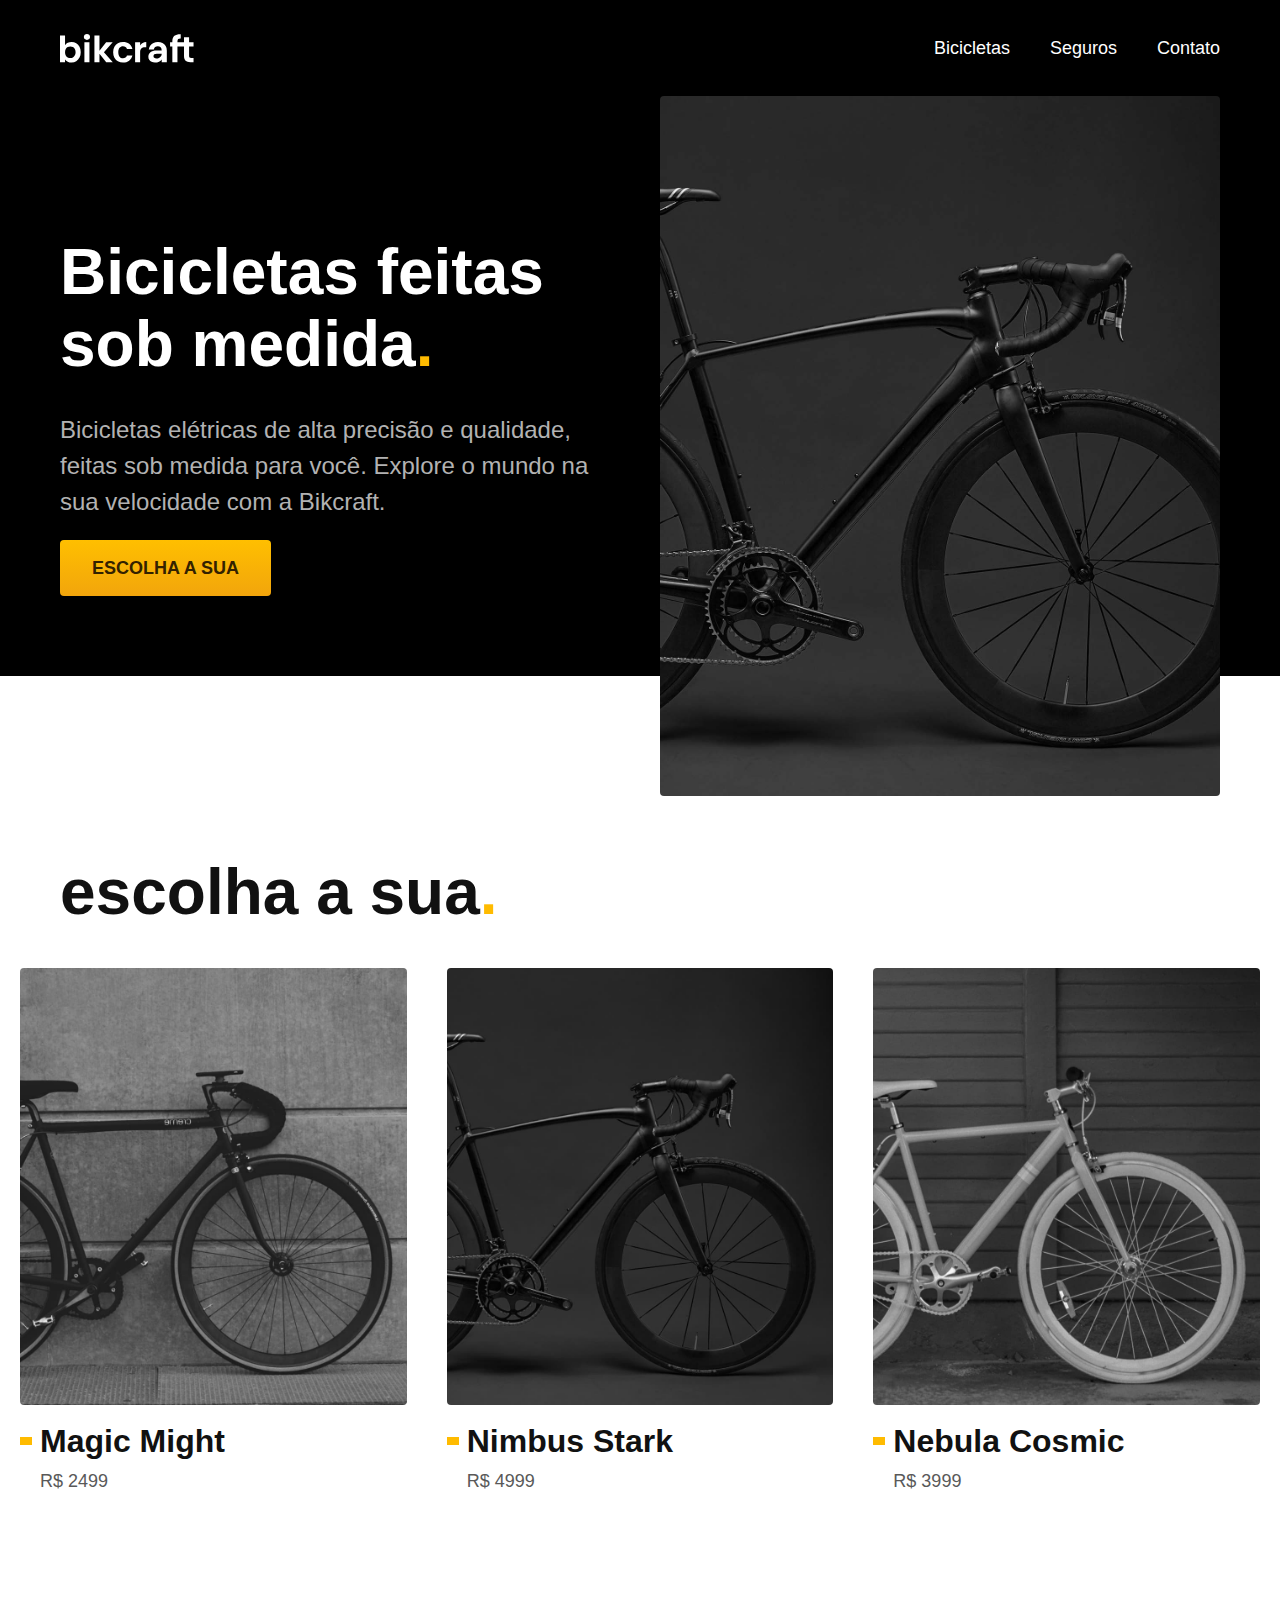
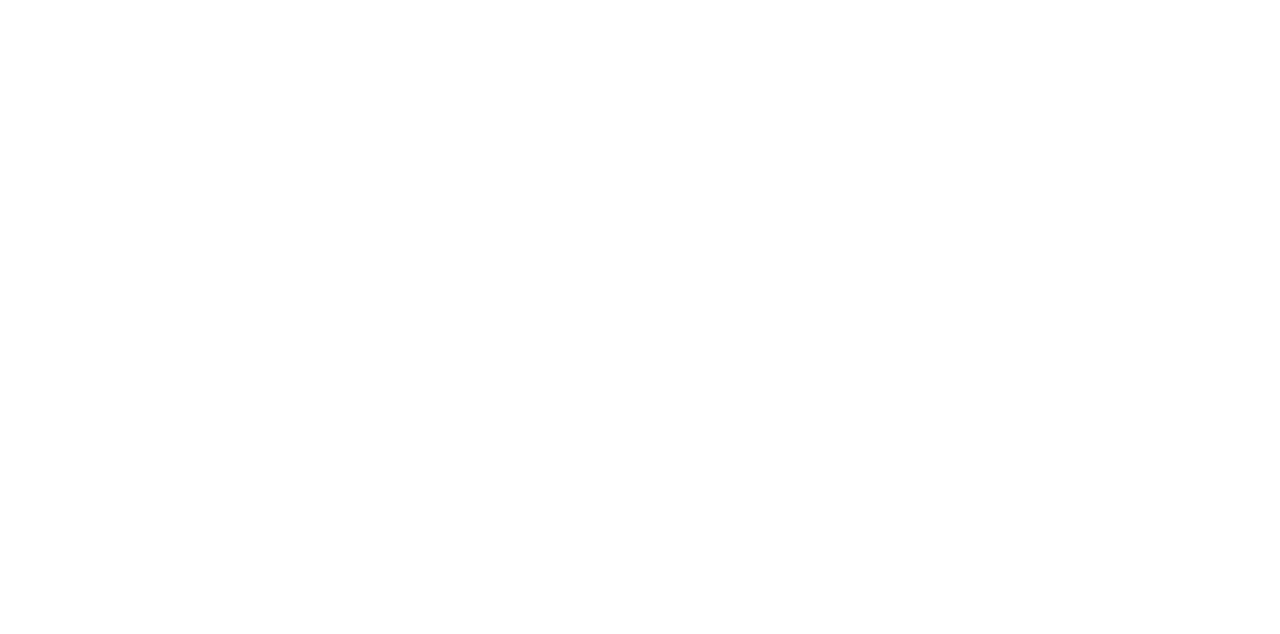
<file: index.html>
<!DOCTYPE html>
<html lang="pt-br">

<head>
  <meta charset="UTF-8">
  <meta name="viewport" content="width=device-width, initial-scale=1.0">
  <meta name="description" content="Bicicletas elétricas de alta precisão e qualidade, feitas sob medida para o cliente. Explore o mundo na sua velocidade com a Bikcraft. ">
  <title>Bikcraft - Bicicletas Elétricas</title>
  <link rel="stylesheet" href="./CSS/style.css">
</head>

<body>
  <header class="header-bg">
    <div class="header container">
      <a href="./"><img src="./img/bikcraft.svg" alt="bikcraft">
      </a>
      <nav aria-label="primaria">
        <ul class="header-menu font-1-m cor-0">
          <li><a href="./biciletas.html">Bicicletas</a></li>
          <li><a href="./seguros.html">Seguros</a></li>
          <li><a href="./contato.html">Contato</a></li>
        </ul>
      </nav>
    </div>
  </header>

  <main class="introducao-bg">
    <div class="introducao container">
      <div class="introducao-conteudo">
        <h1 class="font-1-xxl cor-0">Bicicletas feitas sob medida<span class="cor-p1">.</span></h1>
        <p class="font-2-l cor-5">Bicicletas elétricas de alta precisão e qualidade, feitas sob medida para você. Explore o mundo na sua velocidade com a Bikcraft. </p>
        <a class="botao" href="./bicicletas.html">Escolha a sua</a>
      </div>
      <div>
        <img src="./img/fotos/introducao.jpg" alt="Bicicleta elétrica preta">
      </div>
    </div>
  </main>

  <article class="bicicletas-lista">
    <h2 class="container font-1-xxl">escolha a sua<span class="cor-p1">.</span></h2>

    <ul>
      <li>
        <a href="./bicicletas/magic.html">
          <img src="./img/bicicletas/magic-home.jpg" alt="Bicileta preta">
          <h3 class="font-1-xl">Magic Might</h3>
          <span class="font-2-m cor-8">R$ 2499</span>
        </a>
      </li>
      <li>
        <a href="./bicicletas/nimbus.html">
          <img src="./img/bicicletas/nimbus-home.jpg" alt="Bicileta preta">
          <h3 class="font-1-xl">Nimbus Stark</h3>
          <span class="font-2-m cor-8">R$ 4999</span>
        </a>
      </li>
      <li>
        <a href="./bicicletas/nebula.html">
          <img src="./img/bicicletas/nebula-home.jpg" alt="Bicileta preta">
          <h3 class="font-1-xl">Nebula Cosmic</h3>
          <span class="font-2-m cor-8">R$ 3999</span>
        </a>
      </li>
    </ul>
  </article>
</body>

</html>
</file>
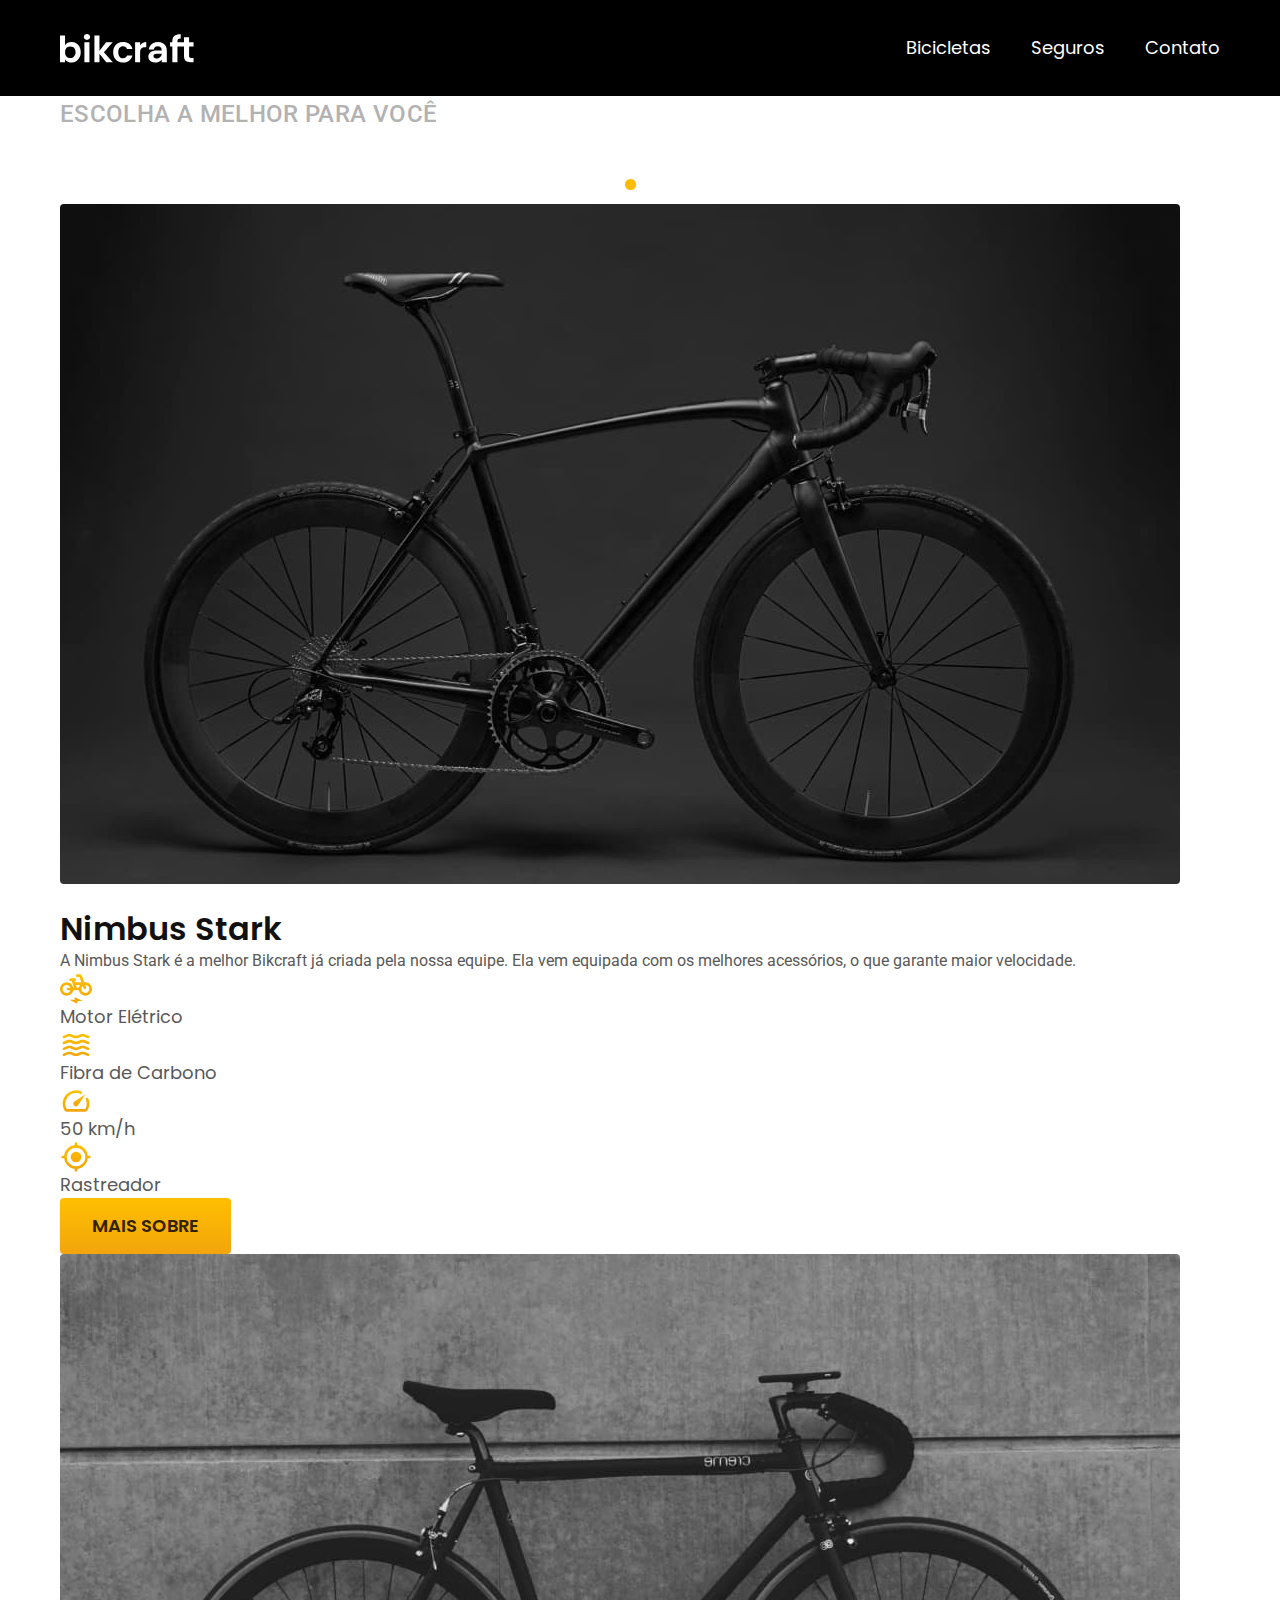
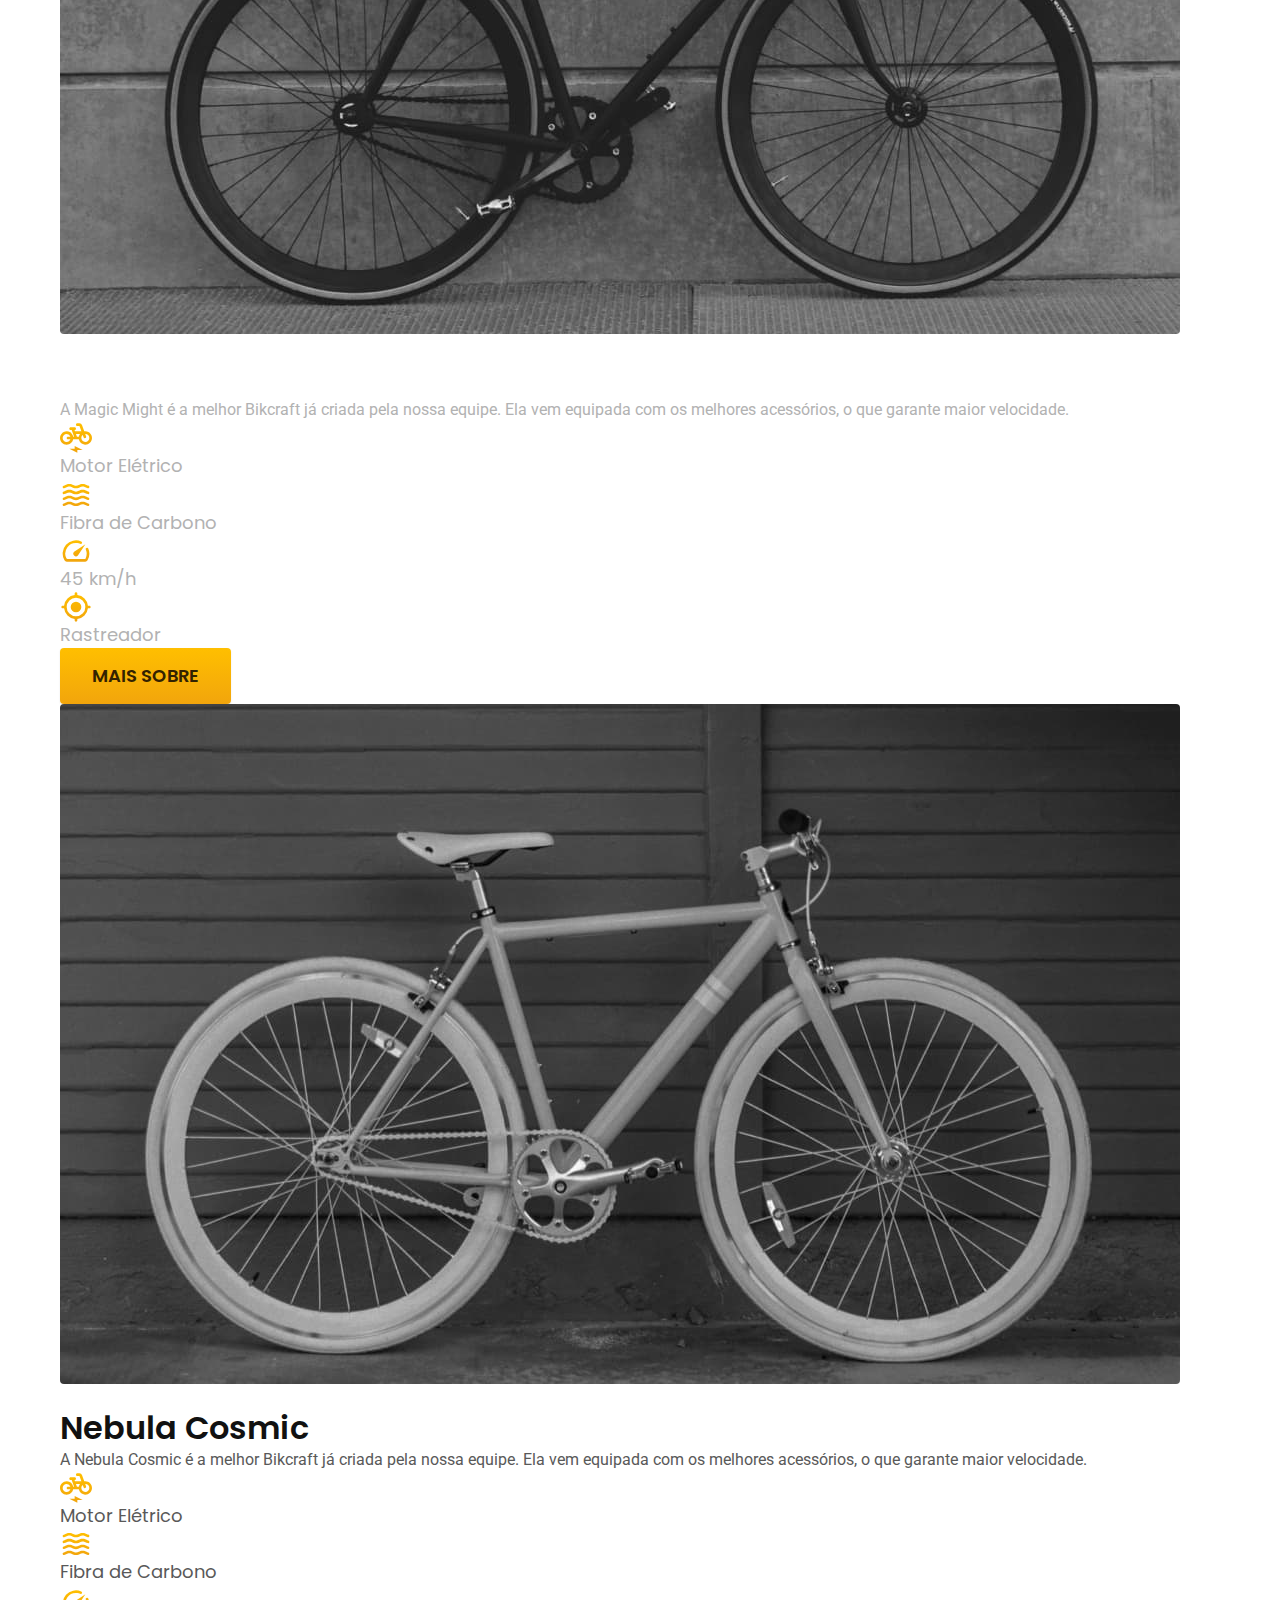
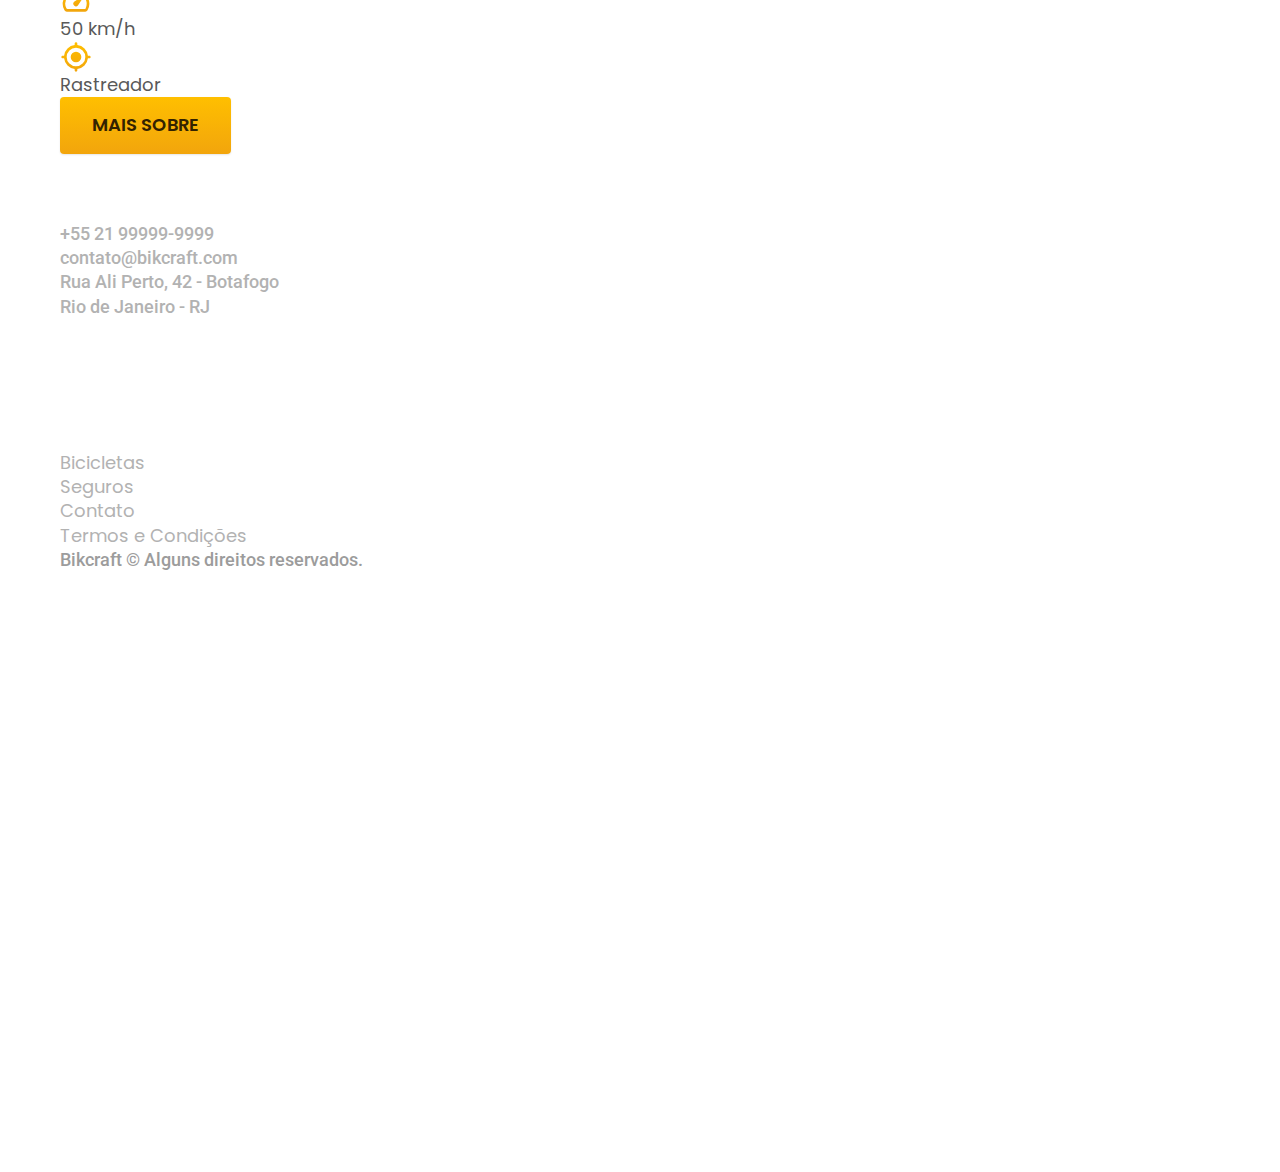
<file: bicicletas.html>
<!DOCTYPE html>
<html lang="pt-br">

<head>
  <meta charset="UTF-8">
  <meta name="viewport" content="width=device-width, initial-scale=1.0">
  <meta name="description" content="Bicicletas. ">
  <title>Bicicletas | Bikcraft</title>
  <link rel="preload" href="./CSS/style.css" as="style">
  <link rel="stylesheet" href="./CSS/style.css">

  <link rel="preconnect" href="https://fonts.googleapis.com">
  <link rel="preconnect" href="https://fonts.gstatic.com" crossorigin>
  <link href="https://fonts.googleapis.com/css2?family=Merriweather:ital,opsz,wght@0,18..144,300..900;1,18..144,300..900&family=Poppins:ital,wght@0,100;0,200;0,300;0,400;0,500;0,600;0,700;0,800;0,900;1,100;1,200;1,300;1,400;1,500;1,600;1,700;1,800;1,900&family=Roboto:ital,wght@0,100..900;1,100..900&display=swap" rel="stylesheet">
</head>

<body id="bicicletas">
  <header class="header-bg">
    <div class="header container">
      <a href="./"><img src="./img/bikcraft.svg" alt="bikcraft">
      </a>
      <nav aria-label="primaria">
        <ul class="header-menu font-1-m cor-0">
          <li><a href="./bicicletas.html">Bicicletas</a></li>
          <li><a href="./seguros.html">Seguros</a></li>
          <li><a href="./contato.html">Contato</a></li>
        </ul>
      </nav>
    </div>
  </header>

  <main>
    <div class="titulo-bg">
      <div class="titulo container">
        <p class="font-2-l-b cor-5">Escolha a melhor para você</p>
        <h1 class="font-1-xxl cor-0">nossas bicicletas<span class="cor-p1">.</span></h1>
      </div>
    </div>

    <div class="bicicletas container">
      <div class="bicicletas-imagem">
        <img src="./img/bicicletas/nimbus.jpg" alt="Bicicleta preta">
        <span class="font-2-m cor-0">R$ 4999</span>
      </div>
      <div class="bicicletas-conteudo">
        <h2 class="font-1-xl">Nimbus Stark</h2>
        <p class="font-2-s cor-8">A Nimbus Stark é a melhor Bikcraft já criada pela nossa equipe. Ela vem equipada com os melhores acessórios, o que garante maior velocidade.</p>
        <ul class="font-1-m cor-8">
          <li>
            <img src="./img/icones/eletrica.svg" alt="">
            Motor Elétrico
          </li>
          <li>
            <img src="./img/icones/carbono.svg" alt="">
            Fibra de Carbono
          </li>
          <li>
            <img src="./img/icones/velocidade.svg" alt="">
            50 km/h
          </li>
          <li>
            <img src="./img/icones/rastreador.svg" alt="">
            Rastreador
          </li>
        </ul>
        <a class="botao seta" href="./bicicletas/nimbus.html">Mais Sobre</a>
      </div>
    </div>

    <div class="bicicletas-bg">
      <div class="bicicletas container">
        <div class="bicicletas-imagem">
          <img src="./img/bicicletas/magic.jpg" alt="Bicicleta preta">
          <span class="font-2-m cor-0">R$ 2499</span>
        </div>
        <div class="bicicletas-conteudo">
          <h2 class="font-1-xl cor-0">Magic Might</h2>
          <p class="font-2-s cor-5">A Magic Might é a melhor Bikcraft já criada pela nossa equipe. Ela vem equipada com os melhores acessórios, o que garante maior velocidade.</p>
          <ul class="font-1-m cor-5">
            <li>
              <img src="./img/icones/eletrica.svg" alt="">
              Motor Elétrico
            </li>
            <li>
              <img src="./img/icones/carbono.svg" alt="">
              Fibra de Carbono
            </li>
            <li>
              <img src="./img/icones/velocidade.svg" alt="">
              45 km/h
            </li>
            <li>
              <img src="./img/icones/rastreador.svg" alt="">
              Rastreador
            </li>
          </ul>
          <a class="botao seta" href="./bicicletas/magic.html">Mais Sobre</a>
        </div>
      </div>
    </div>

    <div class="bicicletas container">
      <div class="bicicletas-imagem">
        <img src="./img/bicicletas/nebula.jpg" alt="Bicicleta preta">
        <span class="font-2-m cor-0">R$ 3999</span>
      </div>
      <div class="bicicletas-conteudo">
        <h2 class="font-1-xl">Nebula Cosmic</h2>
        <p class="font-2-s cor-8">A Nebula Cosmic é a melhor Bikcraft já criada pela nossa equipe. Ela vem equipada com os melhores acessórios, o que garante maior velocidade.</p>
        <ul class="font-1-m cor-8">
          <li>
            <img src="./img/icones/eletrica.svg" alt="">
            Motor Elétrico
          </li>
          <li>
            <img src="./img/icones/carbono.svg" alt="">
            Fibra de Carbono
          </li>
          <li>
            <img src="./img/icones/velocidade.svg" alt="">
            50 km/h
          </li>
          <li>
            <img src="./img/icones/rastreador.svg" alt="">
            Rastreador
          </li>
        </ul>
        <a class="botao seta" href="./bicicletas/nebula.html">Mais Sobre</a>
      </div>
    </div>

  </main>

  <footer class="footer-bg">
    <div class="footer container">
      <img src="./img/bikcraft.svg" alt="Bikcraft">
      <div class="footer-contato">
        <h3 class="font-2-l-b cor-0">Contato</h3>
        <ul class="font-2-m cor-5">
          <li><a href="tel:+5521999999999">+55 21 99999-9999</a></li>
          <li><a href="mailto:contato@bikcraft.com">contato@bikcraft.com</a></li>
          <li>Rua Ali Perto, 42 - Botafogo</li>
          <li>Rio de Janeiro - RJ</li>
        </ul>
        <div class="footer-redes">
          <a href="./">
            <img src="./img/redes/instagram.svg" alt="Instagram">
          </a>
          <a href="./">
            <img src="./img/redes/facebook.svg" alt="Facebook">
          </a>
          <a href="./">
            <img src="./img/redes/youtube.svg" alt="Youtube">
          </a>
        </div>
      </div>
      <div class="footer-informacoes">
        <h3 class="font-2-l-b cor-0">Informações</h3>
        <nav>
          <ul class="font-1-m  cor-5">
            <li><a href="./bicicletas.html">Bicicletas</a></li>
            <li><a href="./seguros.html">Seguros</a></li>
            <li><a href="./contato.html">Contato</a></li>
            <li><a href="./termos.html">Termos e Condições</a></li>
          </ul>
        </nav>
      </div>
      <p class="footer-copy font-2-m cor-6">Bikcraft © Alguns direitos reservados.</p>
    </div>
  </footer>
  <script src="./js/script.js"></script>
</body>

</html>
</file>
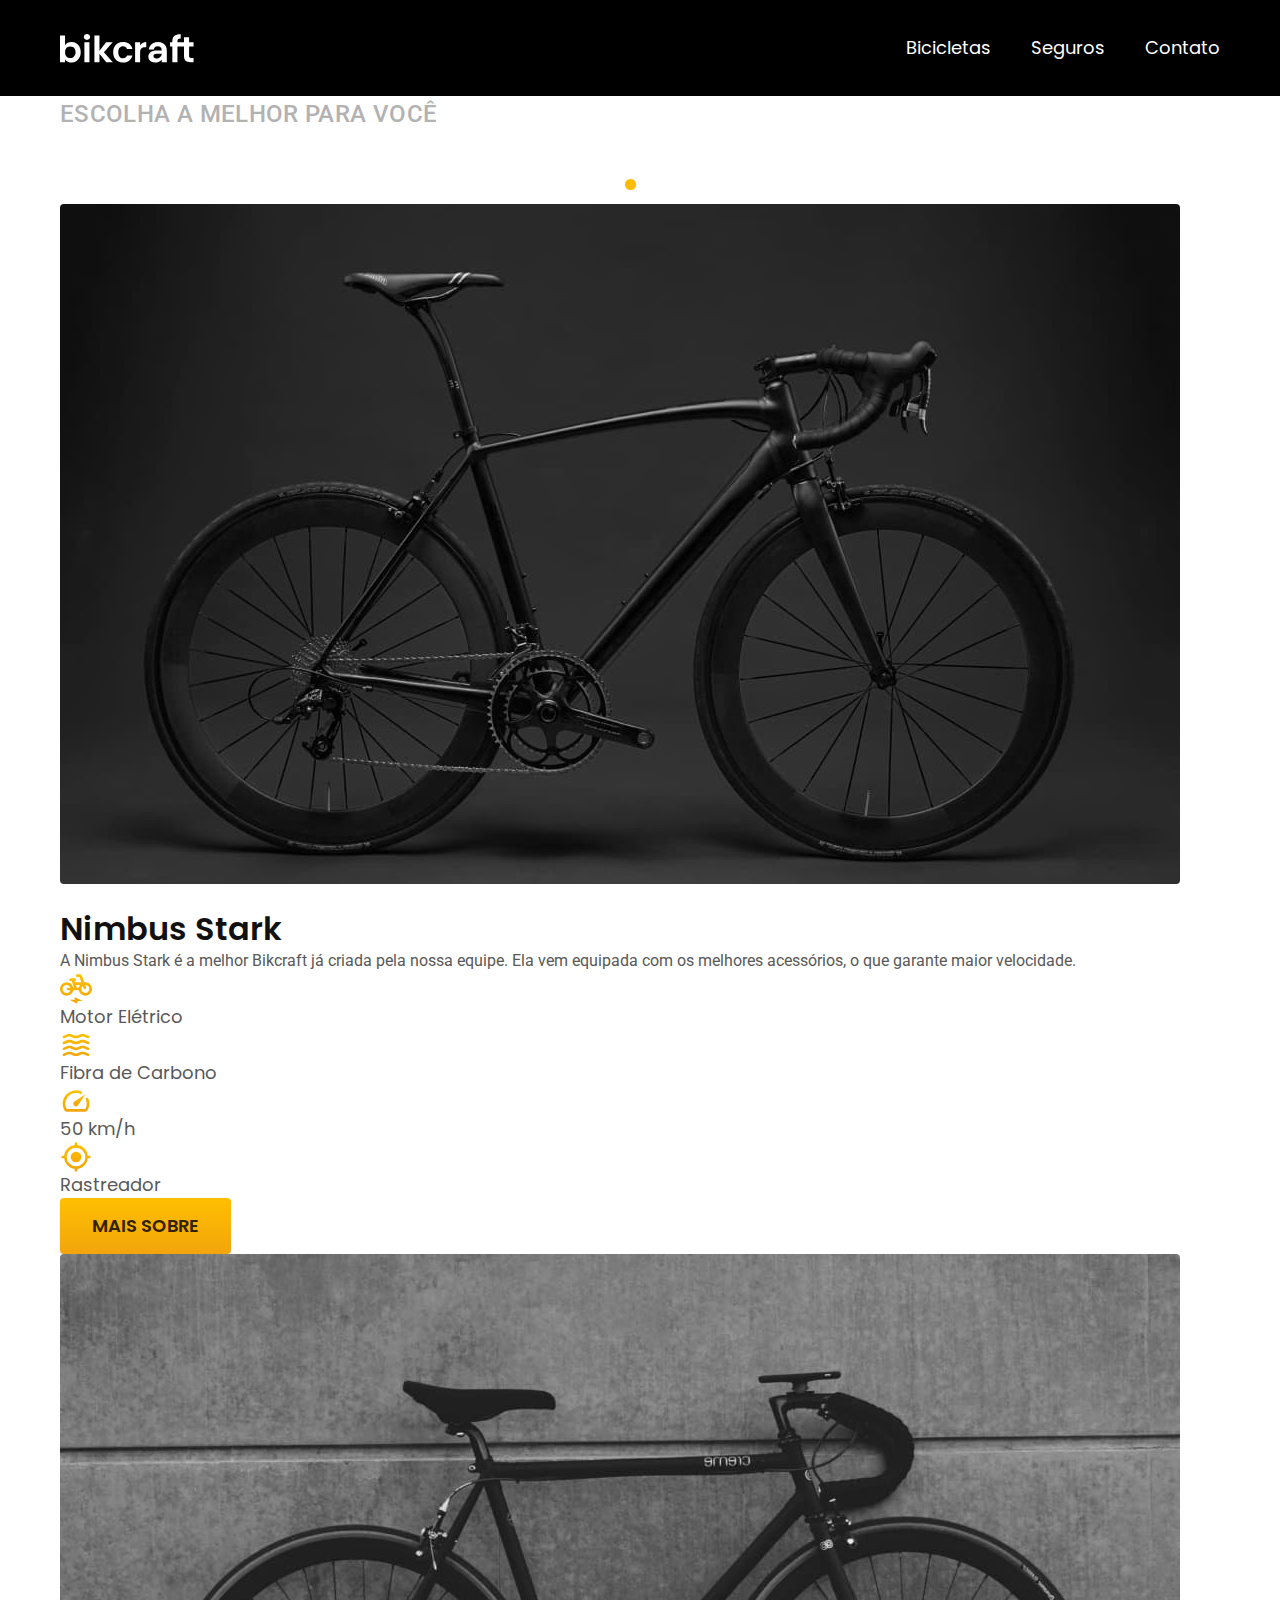
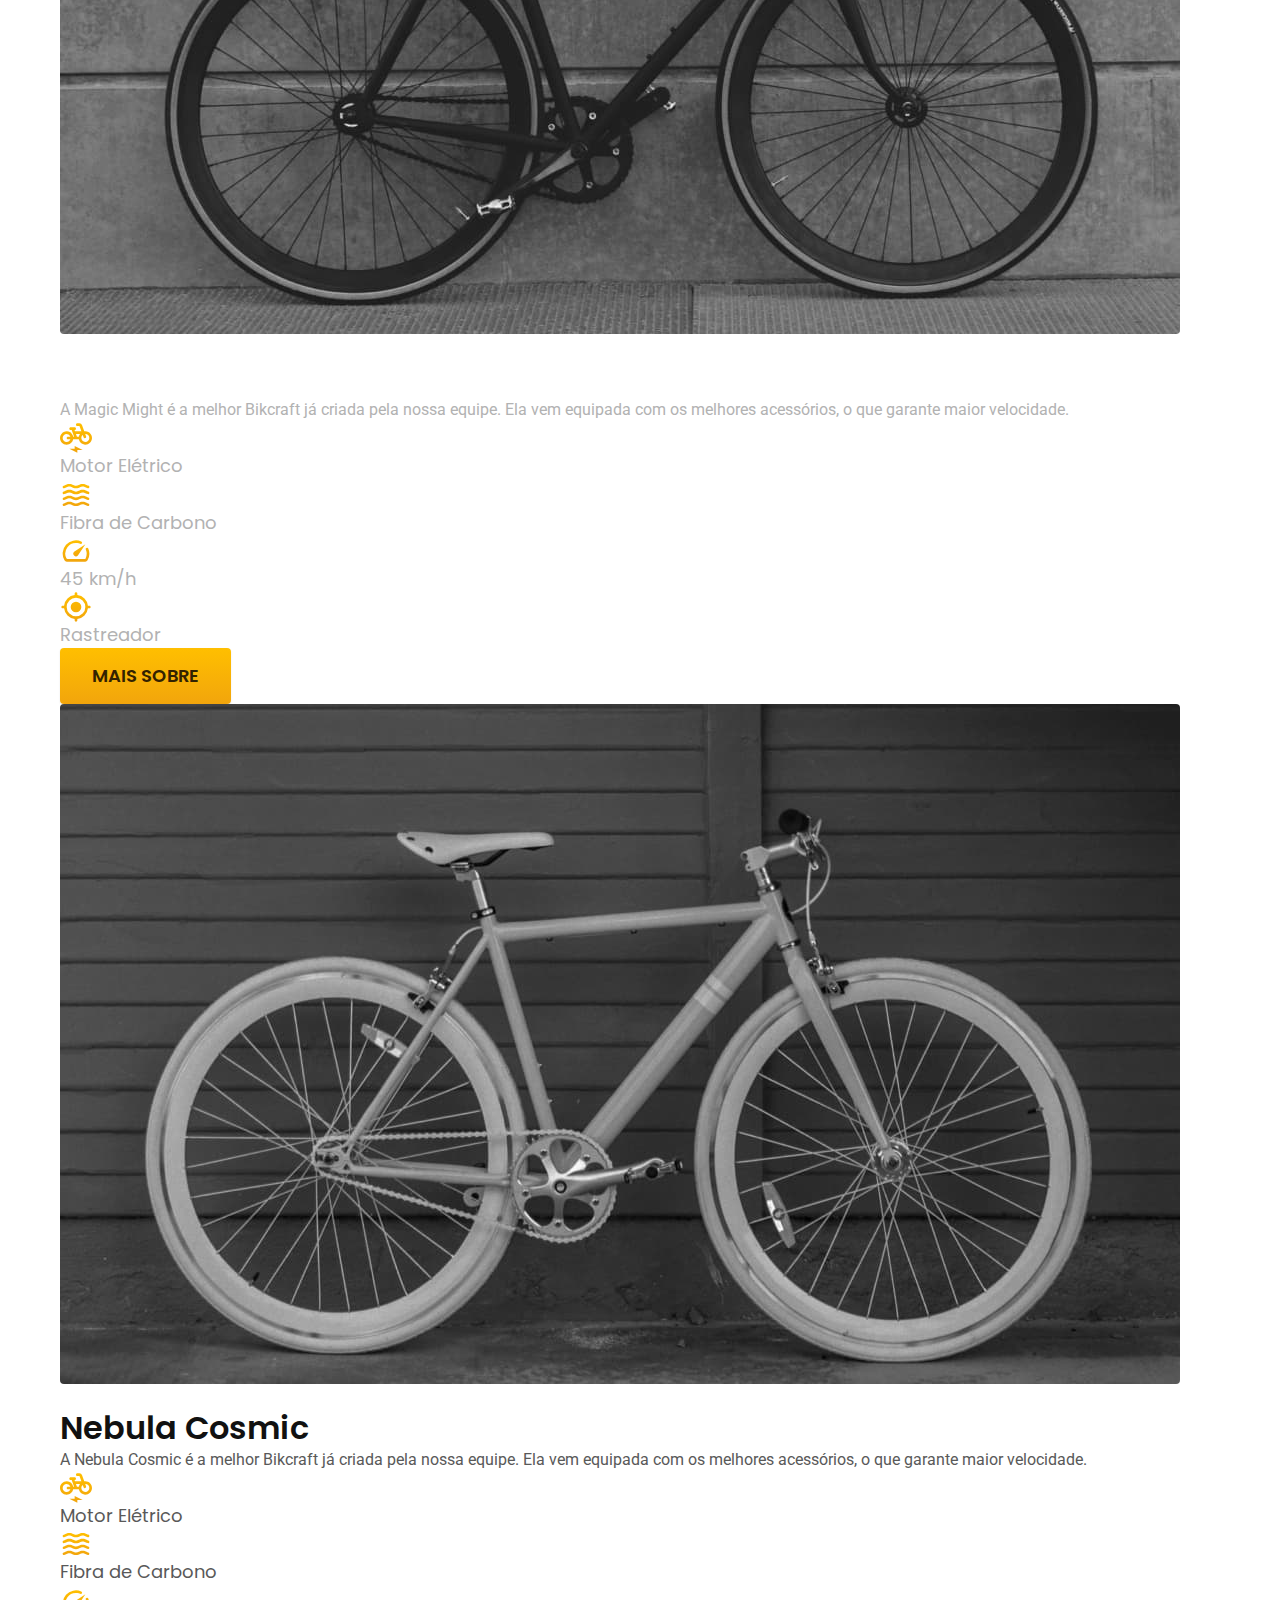
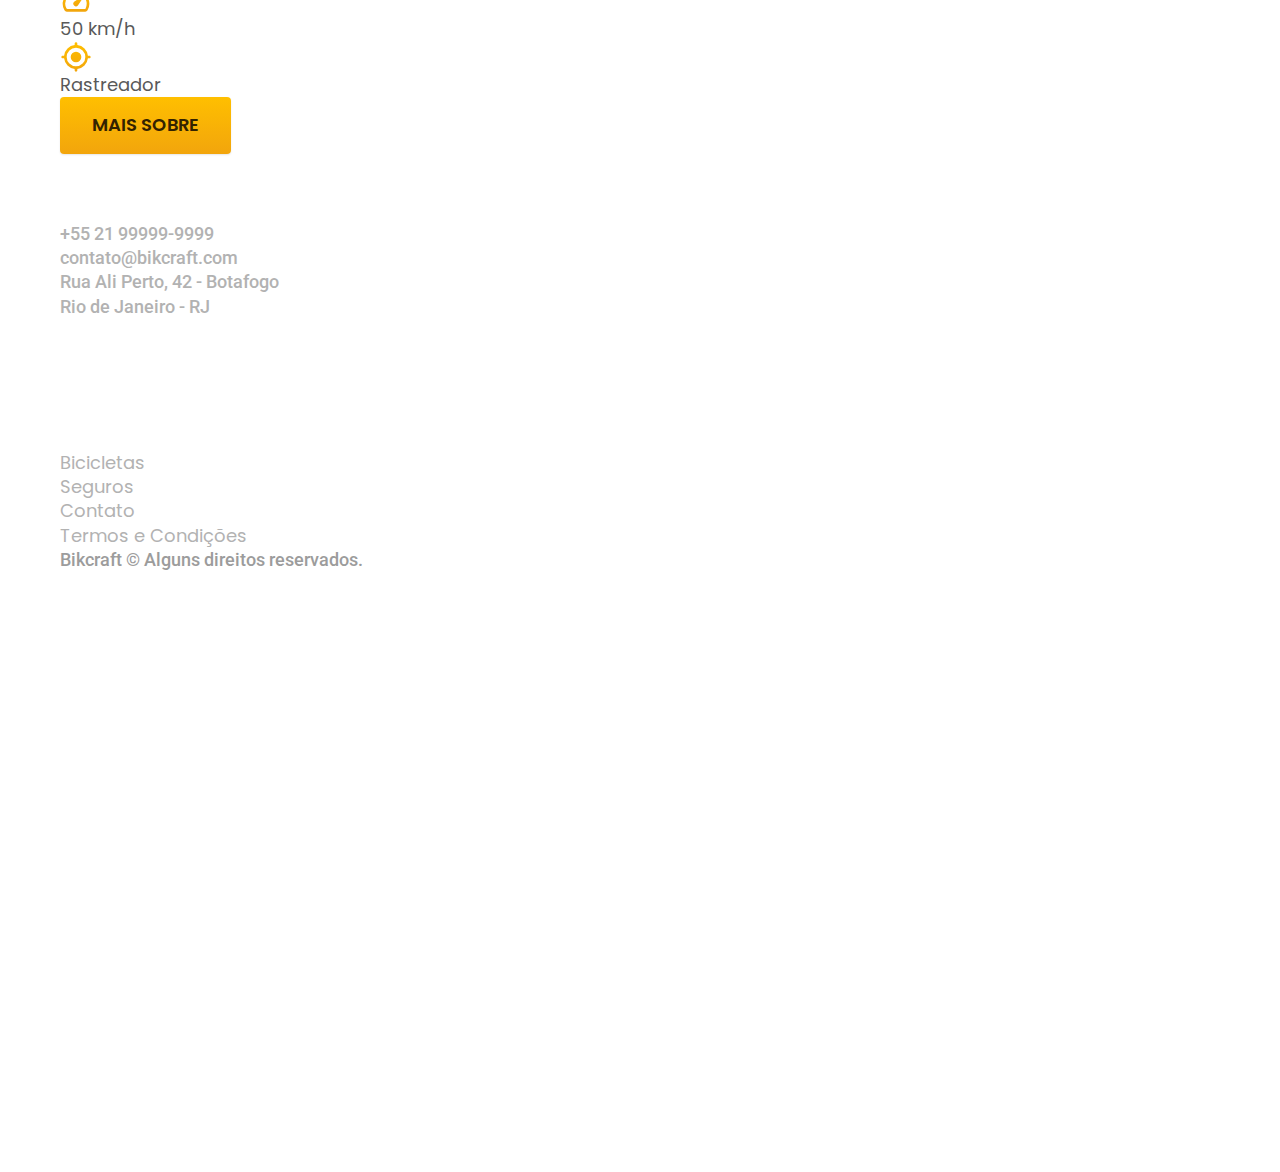
<file: biciletas.html>
<!DOCTYPE html>
<html lang="pt-br">

<head>
  <meta charset="UTF-8">
  <meta name="viewport" content="width=device-width, initial-scale=1.0">
  <meta name="description" content="Bicicletas. ">
  <title>Bicicletas | Bikcraft</title>
  <link rel="stylesheet" href="./CSS/style.css">


  <link rel="preconnect" href="https://fonts.googleapis.com">
  <link rel="preconnect" href="https://fonts.gstatic.com" crossorigin>
  <link href="https://fonts.googleapis.com/css2?family=Merriweather:ital,opsz,wght@0,18..144,300..900;1,18..144,300..900&family=Poppins:ital,wght@0,100;0,200;0,300;0,400;0,500;0,600;0,700;0,800;0,900;1,100;1,200;1,300;1,400;1,500;1,600;1,700;1,800;1,900&family=Roboto:ital,wght@0,100..900;1,100..900&display=swap" rel="stylesheet">
</head>

<body id="bicicletas">
  <header class="header-bg">
    <div class="header container">
      <a href="./"><img src="./img/bikcraft.svg" alt="bikcraft">
      </a>
      <nav aria-label="primaria">
        <ul class="header-menu font-1-m cor-0">
          <li><a href="./bicicletas.html">Bicicletas</a></li>
          <li><a href="./seguros.html">Seguros</a></li>
          <li><a href="./contato.html">Contato</a></li>
        </ul>
      </nav>
    </div>
  </header>

  <main>
    <div class="titulo-bg">
      <div class="titulo container">
        <p class="font-2-l-b cor-5">Escolha a melhor para você</p>
        <h1 class="font-1-xxl cor-0">nossas bicicletas<span class="cor-p1">.</span></h1>
      </div>
    </div>

    <div class="bicicletas container">
      <div class="bicicletas-imagem">
        <img src="./img/bicicletas/nimbus.jpg" alt="Bicicleta preta">
        <span class="font-2-m cor-0">R$ 4999</span>
      </div>
      <div class="bicicletas-conteudo">
        <h2 class="font-1-xl">Nimbus Stark</h2>
        <p class="font-2-s cor-8">A Nimbus Stark é a melhor Bikcraft já criada pela nossa equipe. Ela vem equipada com os melhores acessórios, o que garante maior velocidade.</p>
        <ul class="font-1-m cor-8">
          <li>
            <img src="./img/icones/eletrica.svg" alt="">
            Motor Elétrico
          </li>
          <li>
            <img src="./img/icones/carbono.svg" alt="">
            Fibra de Carbono
          </li>
          <li>
            <img src="./img/icones/velocidade.svg" alt="">
            50 km/h
          </li>
          <li>
            <img src="./img/icones/rastreador.svg" alt="">
            Rastreador
          </li>
        </ul>
        <a class="botao seta" href="./bicicletas/nimbus.html">Mais Sobre</a>
      </div>
    </div>

    <div class="bicicletas-bg">
      <div class="bicicletas container">
        <div class="bicicletas-imagem">
          <img src="./img/bicicletas/magic.jpg" alt="Bicicleta preta">
          <span class="font-2-m cor-0">R$ 2499</span>
        </div>
        <div class="bicicletas-conteudo">
          <h2 class="font-1-xl cor-0">Magic Might</h2>
          <p class="font-2-s cor-5">A Magic Might é a melhor Bikcraft já criada pela nossa equipe. Ela vem equipada com os melhores acessórios, o que garante maior velocidade.</p>
          <ul class="font-1-m cor-5">
            <li>
              <img src="./img/icones/eletrica.svg" alt="">
              Motor Elétrico
            </li>
            <li>
              <img src="./img/icones/carbono.svg" alt="">
              Fibra de Carbono
            </li>
            <li>
              <img src="./img/icones/velocidade.svg" alt="">
              45 km/h
            </li>
            <li>
              <img src="./img/icones/rastreador.svg" alt="">
              Rastreador
            </li>
          </ul>
          <a class="botao seta" href="./bicicletas/magic.html">Mais Sobre</a>
        </div>
      </div>
    </div>

    <div class="bicicletas container">
      <div class="bicicletas-imagem">
        <img src="./img/bicicletas/nebula.jpg" alt="Bicicleta preta">
        <span class="font-2-m cor-0">R$ 3999</span>
      </div>
      <div class="bicicletas-conteudo">
        <h2 class="font-1-xl">Nebula Cosmic</h2>
        <p class="font-2-s cor-8">A Nebula Cosmic é a melhor Bikcraft já criada pela nossa equipe. Ela vem equipada com os melhores acessórios, o que garante maior velocidade.</p>
        <ul class="font-1-m cor-8">
          <li>
            <img src="./img/icones/eletrica.svg" alt="">
            Motor Elétrico
          </li>
          <li>
            <img src="./img/icones/carbono.svg" alt="">
            Fibra de Carbono
          </li>
          <li>
            <img src="./img/icones/velocidade.svg" alt="">
            50 km/h
          </li>
          <li>
            <img src="./img/icones/rastreador.svg" alt="">
            Rastreador
          </li>
        </ul>
        <a class="botao seta" href="./bicicletas/nebula.html">Mais Sobre</a>
      </div>
    </div>

  </main>

  <footer class="footer-bg">
    <div class="footer container">
      <img src="./img/bikcraft.svg" alt="Bikcraft">
      <div class="footer-contato">
        <h3 class="font-2-l-b cor-0">Contato</h3>
        <ul class="font-2-m cor-5">
          <li><a href="tel:+5521999999999">+55 21 99999-9999</a></li>
          <li><a href="mailto:contato@bikcraft.com">contato@bikcraft.com</a></li>
          <li>Rua Ali Perto, 42 - Botafogo</li>
          <li>Rio de Janeiro - RJ</li>
        </ul>
        <div class="footer-redes">
          <a href="./">
            <img src="./img/redes/instagram.svg" alt="Instagram">
          </a>
          <a href="./">
            <img src="./img/redes/facebook.svg" alt="Facebook">
          </a>
          <a href="./">
            <img src="./img/redes/youtube.svg" alt="Youtube">
          </a>
        </div>
      </div>
      <div class="footer-informacoes">
        <h3 class="font-2-l-b cor-0">Informações</h3>
        <nav>
          <ul class="font-1-m  cor-5">
            <li><a href="./bicicletas.html">Bicicletas</a></li>
            <li><a href="./seguros.html">Seguros</a></li>
            <li><a href="./contato.html">Contato</a></li>
            <li><a href="./termos.html">Termos e Condições</a></li>
          </ul>
        </nav>
      </div>
      <p class="footer-copy font-2-m cor-6">Bikcraft © Alguns direitos reservados.</p>
    </div>
  </footer>
</body>

</html>
</file>
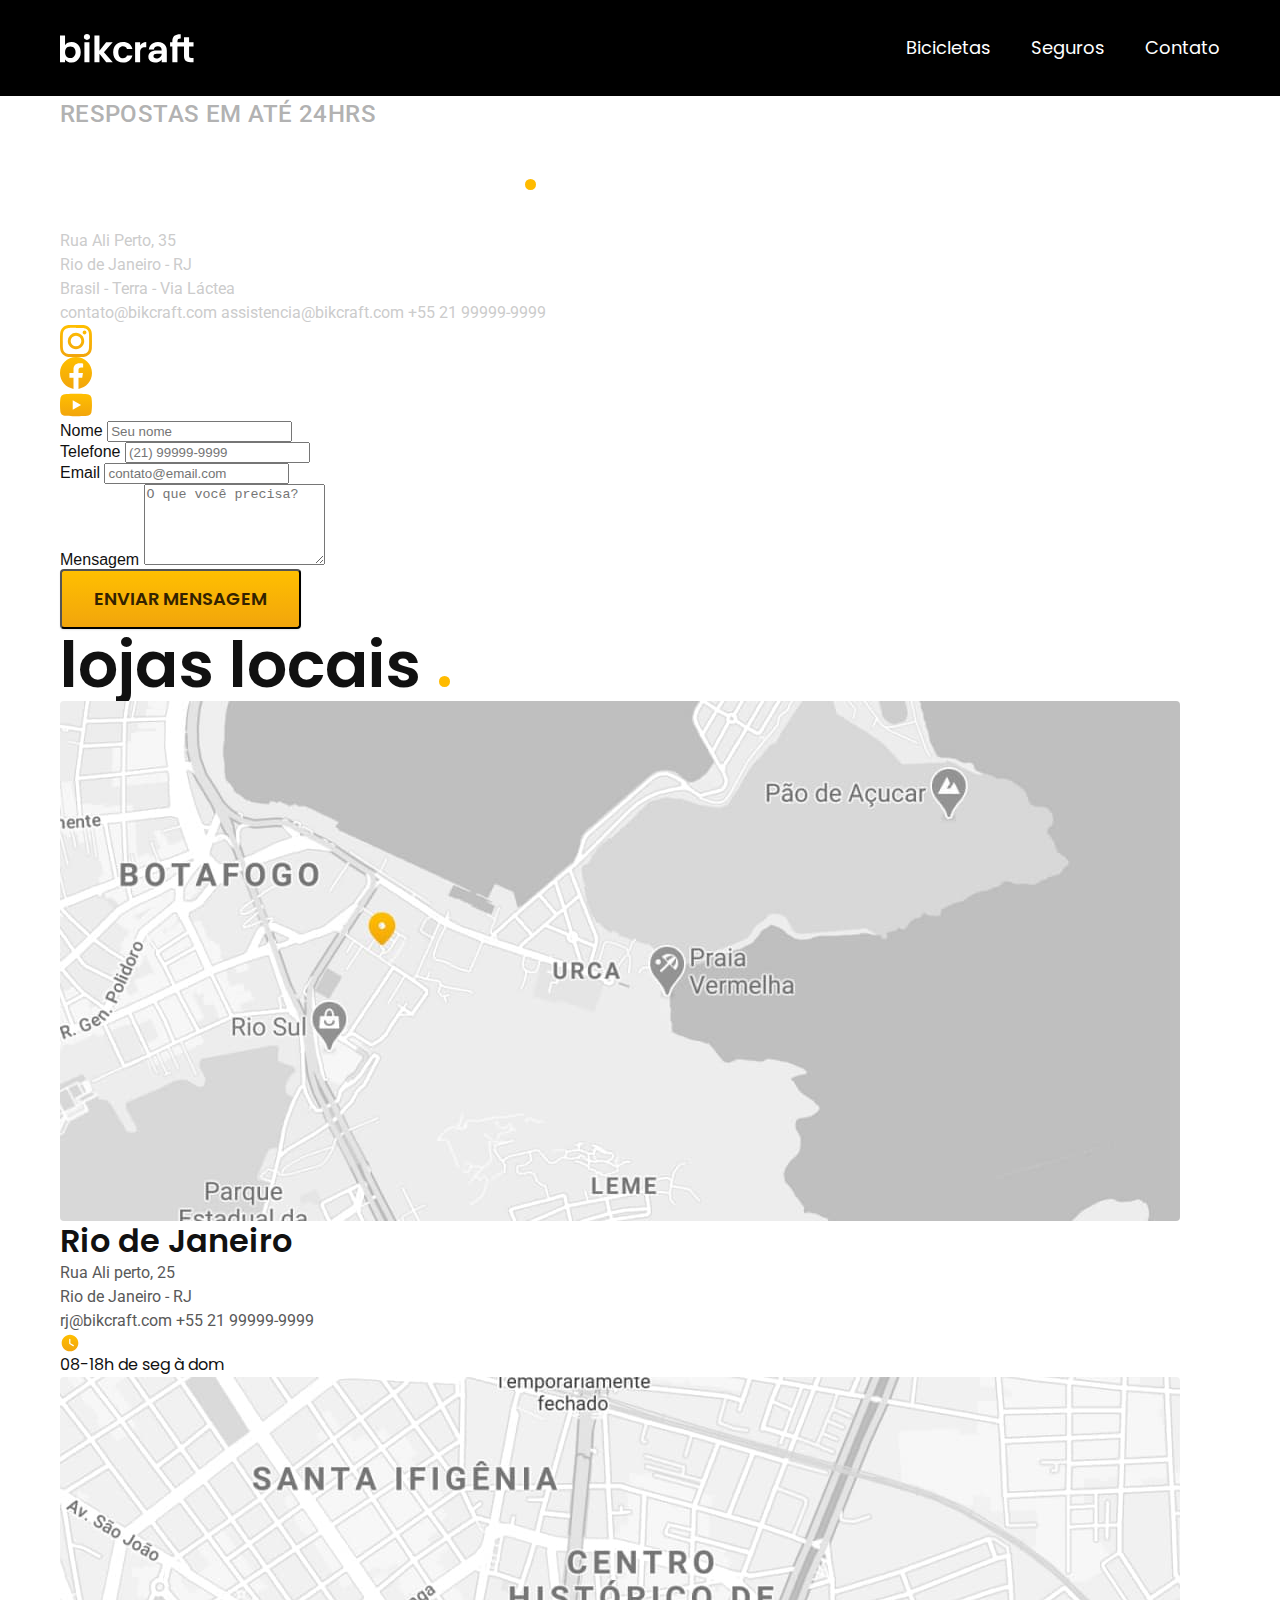
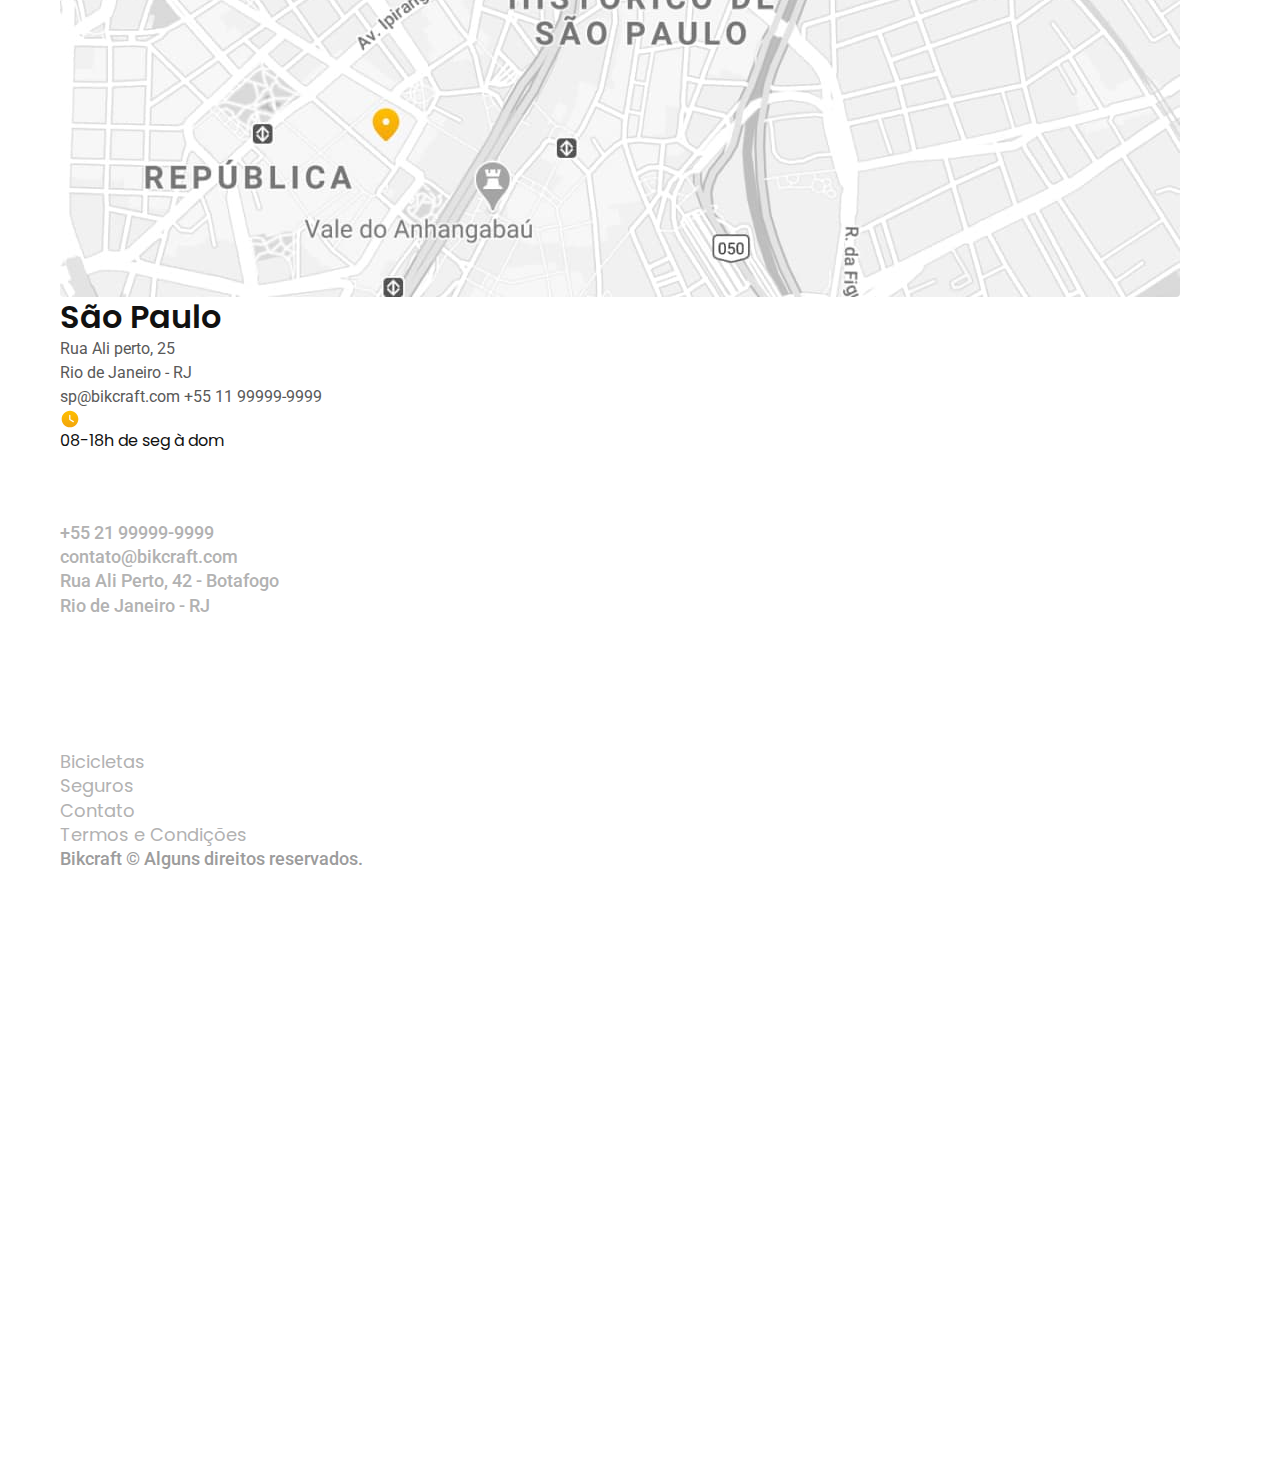
<file: contato.html>
<!DOCTYPE html>
<html lang="pt-br">

<head>
  <meta charset="UTF-8">
  <meta name="viewport" content="width=device-width, initial-scale=1.0">
  <meta name="description" content="Contato.">
  <title>Contato | Bikcraft</title>
  <link rel="preload" href="./CSS/style.css" as="style">
  <link rel="stylesheet" href="./CSS/style.css">

  <link rel="preconnect" href="https://fonts.googleapis.com">
  <link rel="preconnect" href="https://fonts.gstatic.com" crossorigin>
  <link href="https://fonts.googleapis.com/css2?family=Merriweather:ital,opsz,wght@0,18..144,300..900;1,18..144,300..900&family=Poppins:ital,wght@0,100;0,200;0,300;0,400;0,500;0,600;0,700;0,800;0,900;1,100;1,200;1,300;1,400;1,500;1,600;1,700;1,800;1,900&family=Roboto:ital,wght@0,100..900;1,100..900&display=swap" rel="stylesheet">
</head>

<body id="contato">
  <header class="header-bg">
    <div class="header container">
      <a href="./"><img src="./img/bikcraft.svg" alt="bikcraft">
      </a>
      <nav aria-label="primaria">
        <ul class="header-menu font-1-m cor-0">
          <li><a href="./biciletas.html">Bicicletas</a></li>
          <li><a href="./seguros.html">Seguros</a></li>
          <li><a href="./contato.html">Contato</a></li>
        </ul>
      </nav>
    </div>
  </header>

  <main>
    <div class="titulo-bg">
      <div class="titulo container">
        <p class="font-2-l-b cor-5">Respostas em até 24hrs</p>
        <h1 class="font-1-xxl cor-0">nosso contato<span class="cor-p1">.</span></h1>
      </div>
    </div>

    <div class="contato container">
      <section class="contato-dados" aria-label="Endereço">
        <h2 class="font-1-m cor-0">Loja Online</h2>
        <div class="contato-endereco font-2-s cor-4">
          <p>Rua Ali Perto, 35</p>
          <p>Rio de Janeiro - RJ</p>
          <p>Brasil - Terra - Via Láctea</p>
        </div>
        <address class="contato-meios font-2-s cor-4">
          <a href="mailto:contato@bikcraft.com">contato@bikcraft.com</a>
          <a href="mailto:assistencia@bikcraft.com">assistencia@bikcraft.com</a>
          <a href="tel:+5521999999999">+55 21 99999-9999</a>
        </address>
        <div class="contato-redes">
          <a href="./">
            <img src="./img/redes/instagram-p.svg" alt="Instagram">
          </a>
          <a href="./">
            <img src="./img/redes/facebook-p.svg" alt="Facebook">
          </a>
          <a href="./">
            <img src="./img/redes/youtube-p.svg" alt="Youtube">
          </a>
        </div>
      </section>
      <section class="contato-formulario" aria-label="Formulário">
        <form class="form" action="./contato.html">
          <div>
            <label for="nome">Nome</label>
            <input type="text" id="nome" name="nome" placeholder="Seu nome">
          </div>
          <div>
            <label for="telefone">Telefone</label>
            <input type="text" id="telefone" name="telefone" placeholder="(21) 99999-9999">
          </div>
          <div class="col-2">
            <label for="email">Email</label>
            <input type="email" id="email" name="email" placeholder="contato@email.com">
          </div>
          <div class="col-2">
            <label for="mensagem">Mensagem</label>
            <textarea rows="5" id="mensagem" name="mensagem" placeholder="O que você precisa?"></textarea>
          </div>
          <button class="botao col-2">Enviar Mensagem</button>
        </form>
      </section>
    </div>
  </main>

  <article class="lojas container">
    <h2 class="font-1-xxl">lojas locais <span class="cor-p1">.</span></h2>
    <div class="lojas-item">
      <img src="./img/lojas/rj.jpg" alt="mapa marcando o endereço em Rua Ali Perto, 25 - Rio de Janeiro - RJ">
      <div class="lojas-conteudo">
        <h3 class="font-1-xl">Rio de Janeiro</h3>
        <div class="lojas-dados font-2-s cor-8">
          <p>Rua Ali perto, 25</p>
          <p>Rio de Janeiro - RJ</p>
        </div>
        <div class="lojas-dados font-2-s cor-8">
          <a href="mailto:rj@bikcraft.com">rj@bikcraft.com</a>
          <a href="tel:+5521999999999">+55 21 99999-9999</a>
        </div>
        <p class="lojas-tempo font-1-s"><img src="./img/icones/horario.svg" alt=""> 08-18h de seg à dom</p>
      </div>
    </div>
    <div class="lojas-item">
      <img src="./img/lojas/sp.jpg" alt="mapa marcando o endereço em Rua Ali Perto, 25 - São Paulo - SP">
      <div class="lojas-conteudo">
        <h3 class="font-1-xl">São Paulo</h3>
        <div class="lojas-dados font-2-s cor-8">
          <p>Rua Ali perto, 25</p>
          <p>Rio de Janeiro - RJ</p>
        </div>
        <div class="lojas-dados font-2-s cor-8">
          <a href="mailto:sp@bikcraft.com">sp@bikcraft.com</a>
          <a href="tel:+5511999999999">+55 11 99999-9999</a>
        </div>
        <p class="lojas-tempo font-1-s"><img src="./img/icones/horario.svg" alt=""> 08-18h de seg à dom</p>
      </div>
    </div>
  </article>

  <footer class="footer-bg">
    <div class="footer container">
      <img src="./img/bikcraft.svg" alt="Bikcraft">
      <div class="footer-contato">
        <h3 class="font-2-l-b cor-0">Contato</h3>
        <ul class="font-2-m cor-5">
          <li><a href="tel:+5521999999999">+55 21 99999-9999</a></li>
          <li><a href="mailto:contato@bikcraft.com">contato@bikcraft.com</a></li>
          <li>Rua Ali Perto, 42 - Botafogo</li>
          <li>Rio de Janeiro - RJ</li>
        </ul>
        <div class="footer-redes">
          <a href="./">
            <img src="./img/redes/instagram.svg" alt="Instagram">
          </a>
          <a href="./">
            <img src="./img/redes/facebook.svg" alt="Facebook">
          </a>
          <a href="./">
            <img src="./img/redes/youtube.svg" alt="Youtube">
          </a>
        </div>
      </div>
      <div class="footer-informacoes">
        <h3 class="font-2-l-b cor-0">Informações</h3>
        <nav>
          <ul class="font-1-m  cor-5">
            <li><a href="./biciletas.html">Bicicletas</a></li>
            <li><a href="./seguros.html">Seguros</a></li>
            <li><a href="./contato.html">Contato</a></li>
            <li><a href="./termos.html">Termos e Condições</a></li>
          </ul>
        </nav>
      </div>
      <p class="footer-copy font-2-m cor-6">Bikcraft © Alguns direitos reservados.</p>
    </div>
  </footer>
  <script src="./js/script.js"></script>
</body>

</html>
</file>
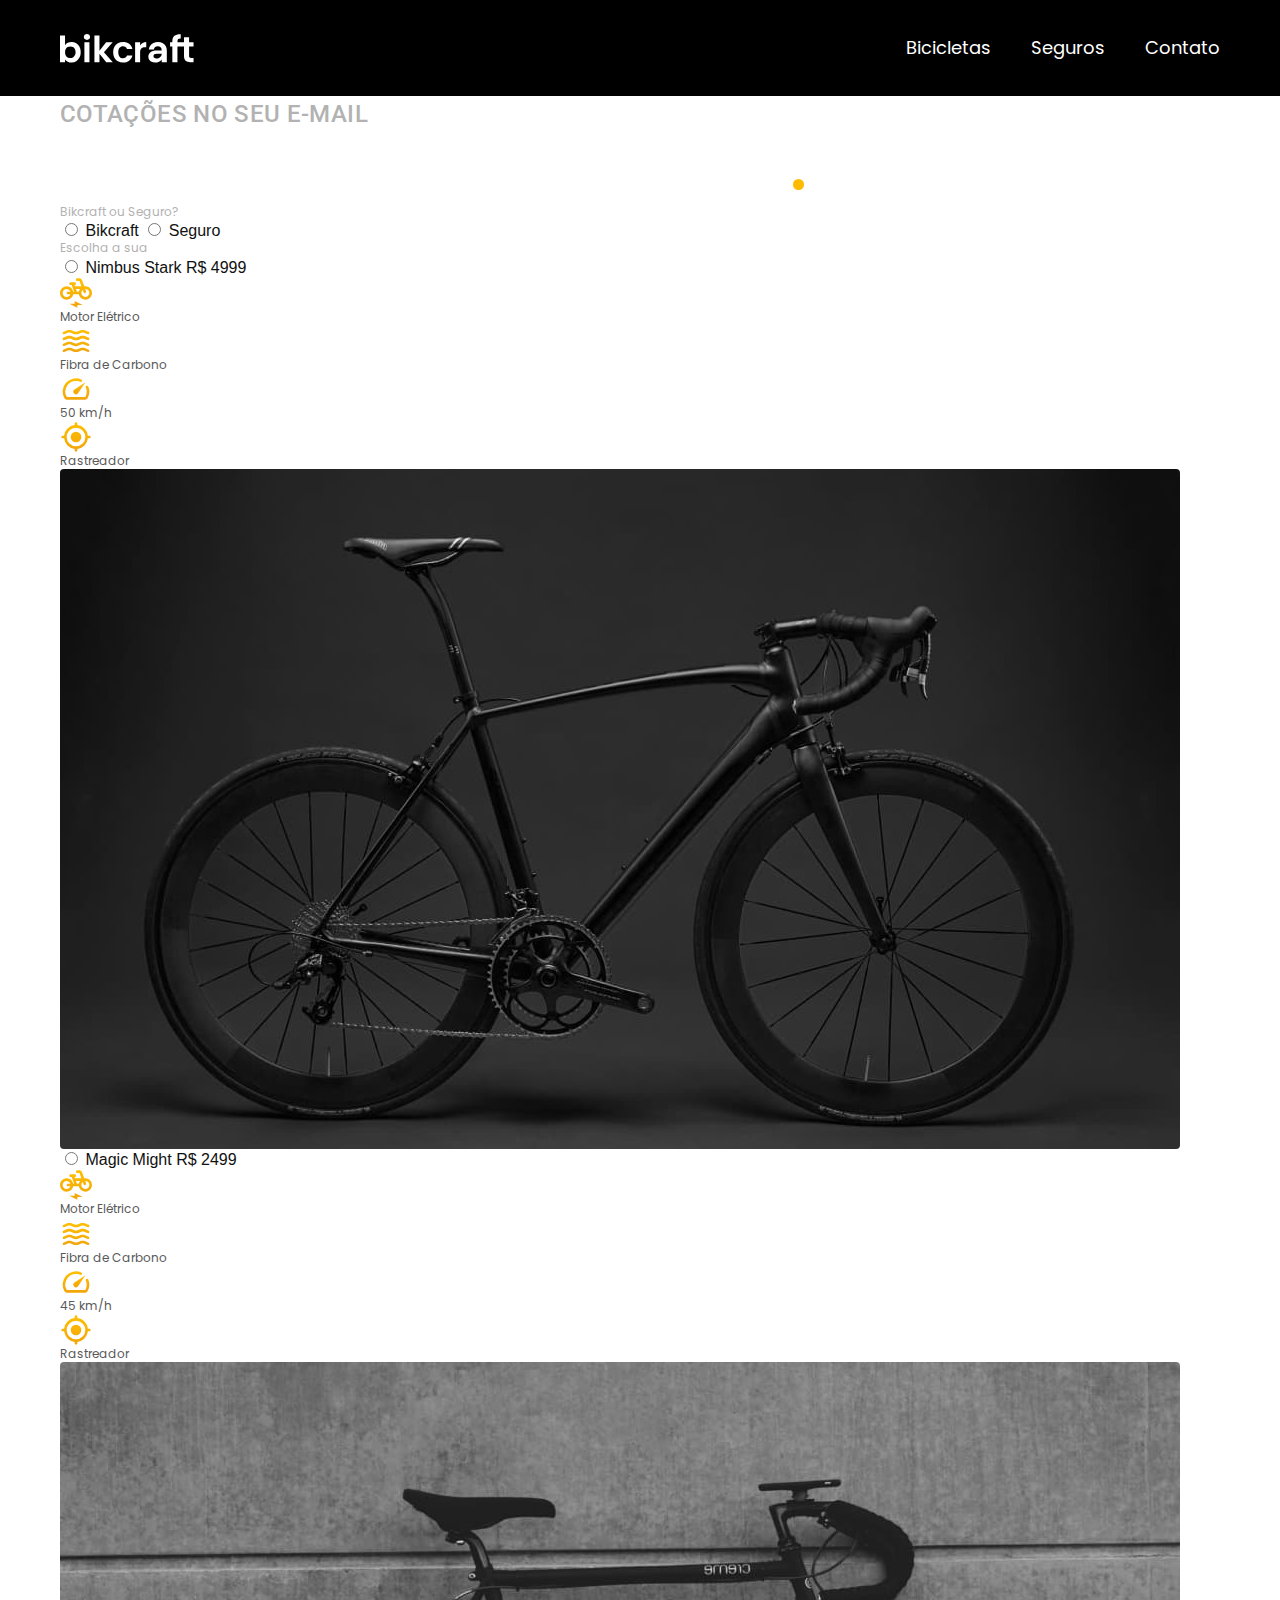
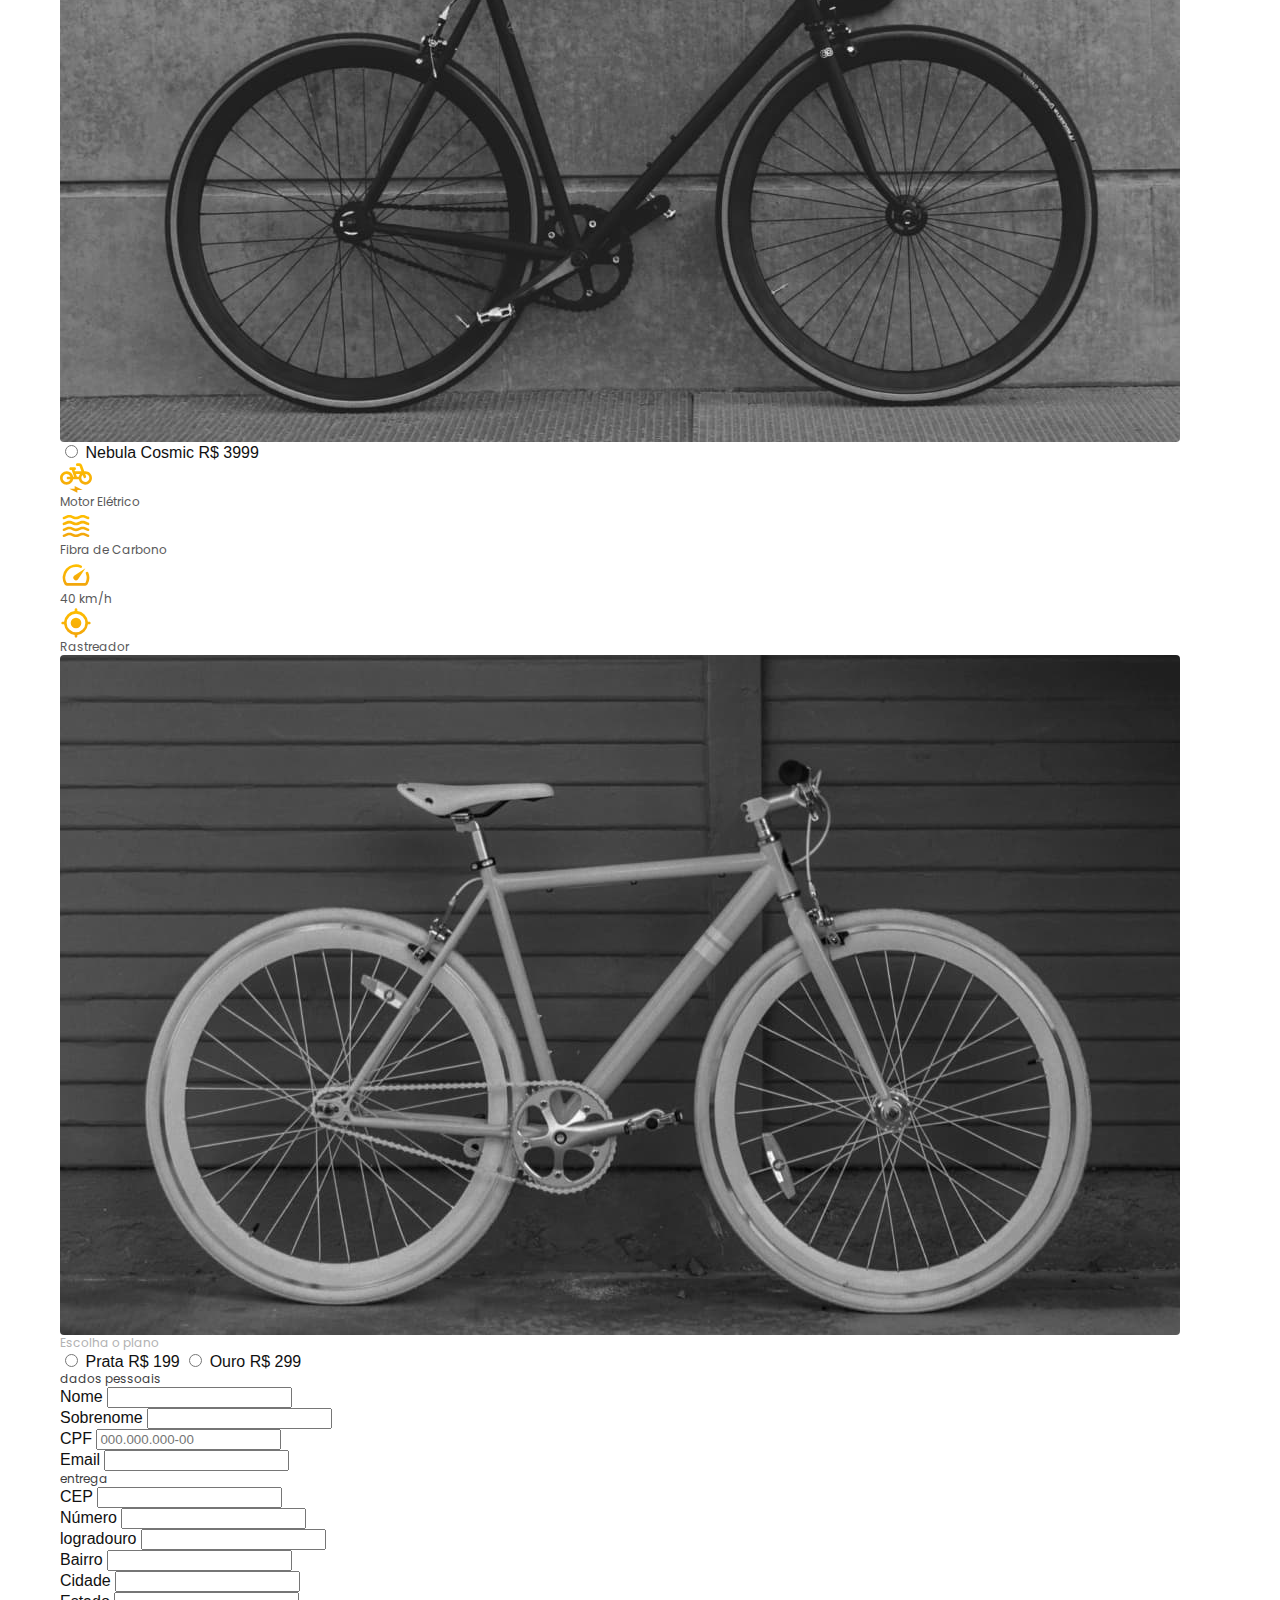
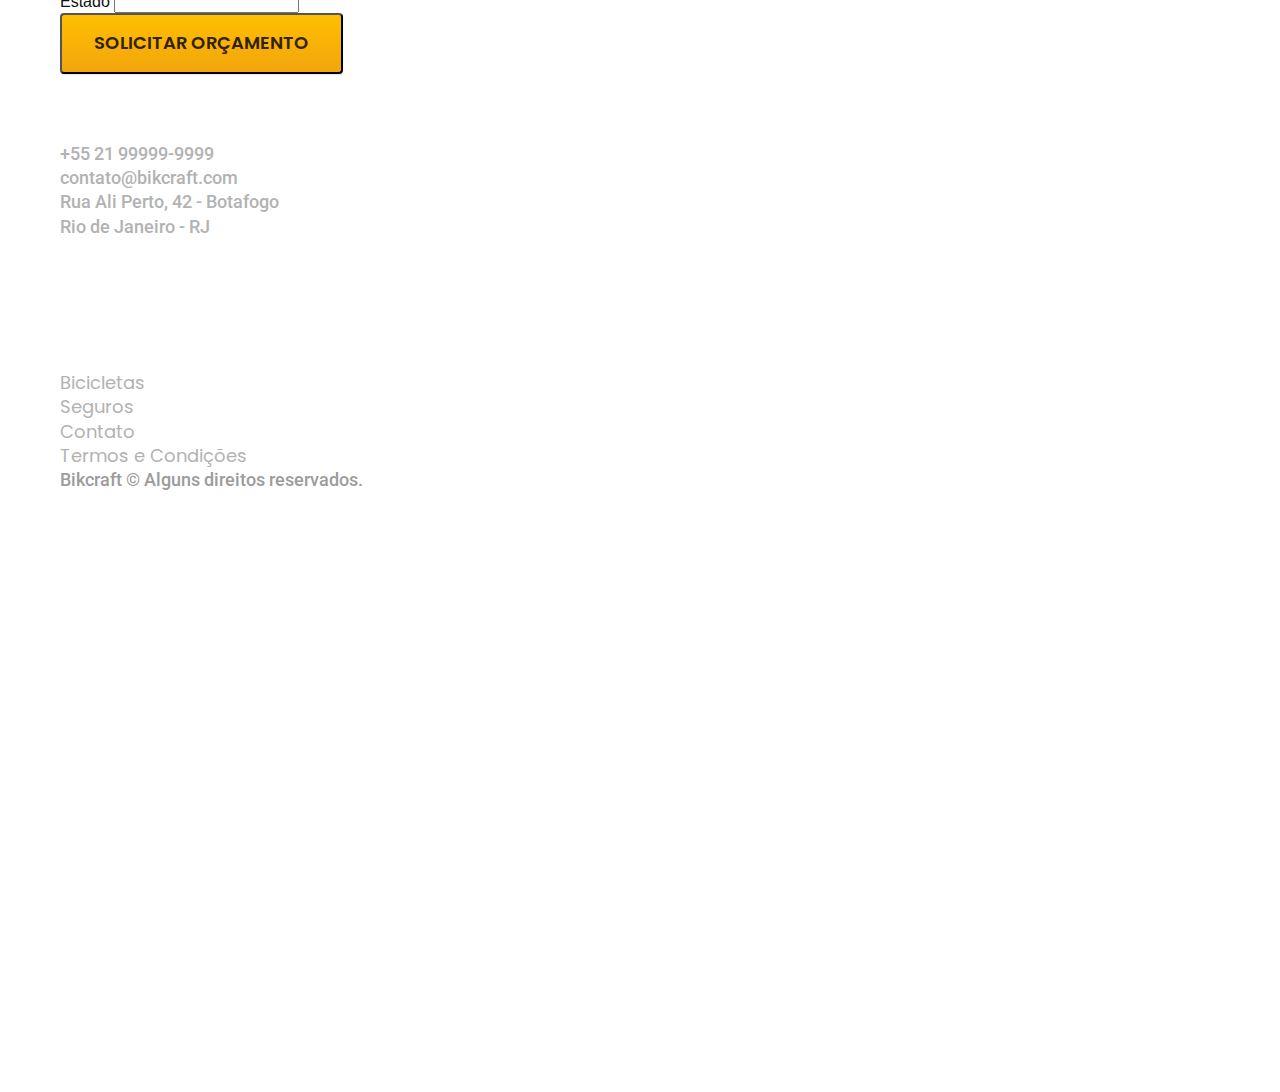
<file: orcamento.html>
<!DOCTYPE html>
<html lang="pt-br">

<head>
  <meta charset="UTF-8">
  <meta name="viewport" content="width=device-width, initial-scale=1.0">
  <meta name="description" content="Orçamento. ">
  <title>Orçamento | Bikcraft</title>
  <link rel="preload" href="./CSS/style.css" as="style">
  <link rel="stylesheet" href="./CSS/style.css">

  <link rel="preconnect" href="https://fonts.googleapis.com">
  <link rel="preconnect" href="https://fonts.gstatic.com" crossorigin>
  <link href="https://fonts.googleapis.com/css2?family=Merriweather:ital,opsz,wght@0,18..144,300..900;1,18..144,300..900&family=Poppins:ital,wght@0,100;0,200;0,300;0,400;0,500;0,600;0,700;0,800;0,900;1,100;1,200;1,300;1,400;1,500;1,600;1,700;1,800;1,900&family=Roboto:ital,wght@0,100..900;1,100..900&display=swap" rel="stylesheet">
  <script>document.documentElement.classList.add('js');</script>
</head>

<body id="orcamento">
  <header class="header-bg">
    <div class="header container">
      <a href="./"><img src="./img/bikcraft.svg" alt="bikcraft">
      </a>
      <nav aria-label="primaria">
        <ul class="header-menu font-1-m cor-0">
          <li><a href="./biciletas.html">Bicicletas</a></li>
          <li><a href="./seguros.html">Seguros</a></li>
          <li><a href="./contato.html">Contato</a></li>
        </ul>
      </nav>
    </div>
  </header>

  <main>
    <div class="titulo-bg">
      <div class="titulo container">
        <p class="font-2-l-b cor-5">Cotações no seu e-mail</p>
        <h1 class="font-1-xxl cor-0">solicite um orçamento<span class="cor-p1">.</span></h1>
      </div>
    </div>

    <form class="orcamento container" action="./">
      <div class="orcamento-produto">
        <h2 class="font-1-xs cor-5">Bikcraft ou Seguro?</h2>

        <input type="radio" name="tipo" value="bikcraft" id="bikcraft">
        <label for="bikcraft">Bikcraft</label>

        <input type="radio" name="tipo" value="seguro" id="seguro">
        <label for="seguro">Seguro</label>

        <div class="orcamento-conteudo" id="orcamento-bikcraft">
          <h2 class="font-1-xs cor-5">Escolha a sua</h2>

          <input type="radio" name="produto" value="nimbus" id="nimbus">
          <label for="nimbus">Nimbus Stark <span>R$ 4999</span></label>
          <div class="orcamento-detalhes">
            <ul class="font-1-xs cor-8">
              <li><img src="./img/icones/eletrica.svg" alt="">Motor Elétrico</li>
              <li><img src="./img/icones/carbono.svg" alt="">Fibra de Carbono</li>
              <li><img src="./img/icones/velocidade.svg" alt="">50 km/h</li>
              <li><img src="./img/icones/rastreador.svg" alt="">Rastreador</li>
            </ul>
            <img src="./img/bicicletas/nimbus.jpg" alt="Bicicleta preta">
          </div>

          <input type="radio" name="produto" value="magic" id="magic">
          <label for="magic">Magic Might <span>R$ 2499</span></label>
          <div class="orcamento-detalhes">
            <ul class="font-1-xs cor-8">
              <li><img src="./img/icones/eletrica.svg" alt="">Motor Elétrico</li>
              <li><img src="./img/icones/carbono.svg" alt="">Fibra de Carbono</li>
              <li><img src="./img/icones/velocidade.svg" alt="">45 km/h</li>
              <li><img src="./img/icones/rastreador.svg" alt="">Rastreador</li>
            </ul>
            <img src="./img/bicicletas/magic.jpg" alt="Bicicleta preta">
          </div>

          <input type="radio" name="produto" value="nebula" id="nebula">
          <label for="nebula">Nebula Cosmic <span>R$ 3999</span></label>
          <div class="orcamento-detalhes">
            <ul class="font-1-xs cor-8">
              <li><img src="./img/icones/eletrica.svg" alt="">Motor Elétrico</li>
              <li><img src="./img/icones/carbono.svg" alt="">Fibra de Carbono</li>
              <li><img src="./img/icones/velocidade.svg" alt="">40 km/h</li>
              <li><img src="./img/icones/rastreador.svg" alt="">Rastreador</li>
            </ul>
            <img src="./img/bicicletas/nebula.jpg" alt="Bicicleta branca">
          </div>
        </div>

        <div class="orcamento-conteudo" id="orcamento-seguro">
          <h2 class="font-1-xs cor-5">Escolha o plano</h2>

          <input type="radio" name="produto" value="prata" id="prata">
          <label for="prata">Prata <span>R$ 199</span></label>

          <input type="radio" name="produto" value="ouro" id="ouro">
          <label for="ouro">Ouro <span>R$ 299</span></label>
        </div>

      </div>
      <div class="orcamento-dados form">
        <h2 class="font-1-xs cor-9 col-2">dados pessoais</h2>
        <div>
          <label for="nome">Nome</label>
          <input type="text" id="nome" name="nome">
        </div>
        <div>
          <label for="sobrenome">Sobrenome</label>
          <input type="text" id="sobrenome" name="sobrenome">
        </div>
        <div class="col-2">
          <label for="cpf">CPF</label>
          <input type="text" id="cpf" name="cpf" placeholder="000.000.000-00">
        </div>
        <div class="col-2">
          <label for="email">Email</label>
          <input type="email" id="email" name="email">
        </div>
        <h2 class="font-1-xs cor-9 col-2">entrega</h2>
        <div>
          <label for="cep">CEP</label>
          <input type="text" id="cep" name="cep">
        </div>
        <div>
          <label for="numero">Número</label>
          <input type="text" id="numero" name="numero">
        </div>
        <div>
          <label for="logradouro">logradouro</label>
          <input type="text" id="logradouro" name="logradouro">
        </div>
        <div>
          <label for="bairro">Bairro</label>
          <input type="text" id="bairro" name="bairro">
        </div>
        <div>
          <label for="cidade">Cidade</label>
          <input type="text" id="cidade" name="cidade">
        </div>
        <div>
          <label for="estado">Estado</label>
          <input type="text" id="estado" name="estado">
        </div>
        <button class="botao col-2">Solicitar Orçamento</button>
      </div>
    </form>
  </main>

  <footer class="footer-bg">
    <div class="footer container">
      <img src="./img/bikcraft.svg" alt="Bikcraft">
      <div class="footer-contato">
        <h3 class="font-2-l-b cor-0">Contato</h3>
        <ul class="font-2-m cor-5">
          <li><a href="tel:+5521999999999">+55 21 99999-9999</a></li>
          <li><a href="mailto:contato@bikcraft.com">contato@bikcraft.com</a></li>
          <li>Rua Ali Perto, 42 - Botafogo</li>
          <li>Rio de Janeiro - RJ</li>
        </ul>
        <div class="footer-redes">
          <a href="./">
            <img src="./img/redes/instagram.svg" alt="Instagram">
          </a>
          <a href="./">
            <img src="./img/redes/facebook.svg" alt="Facebook">
          </a>
          <a href="./">
            <img src="./img/redes/youtube.svg" alt="Youtube">
          </a>
        </div>
      </div>
      <div class="footer-informacoes">
        <h3 class="font-2-l-b cor-0">Informações</h3>
        <nav>
          <ul class="font-1-m  cor-5">
            <li><a href="./biciletas.html">Bicicletas</a></li>
            <li><a href="./seguros.html">Seguros</a></li>
            <li><a href="./contato.html">Contato</a></li>
            <li><a href="./termos.html">Termos e Condições</a></li>
          </ul>
        </nav>
      </div>
      <p class="footer-copy font-2-m cor-6">Bikcraft © Alguns direitos reservados.</p>
    </div>
  </footer>
  <script src="./js/script.js"></script>
</body>

</html>
</file>
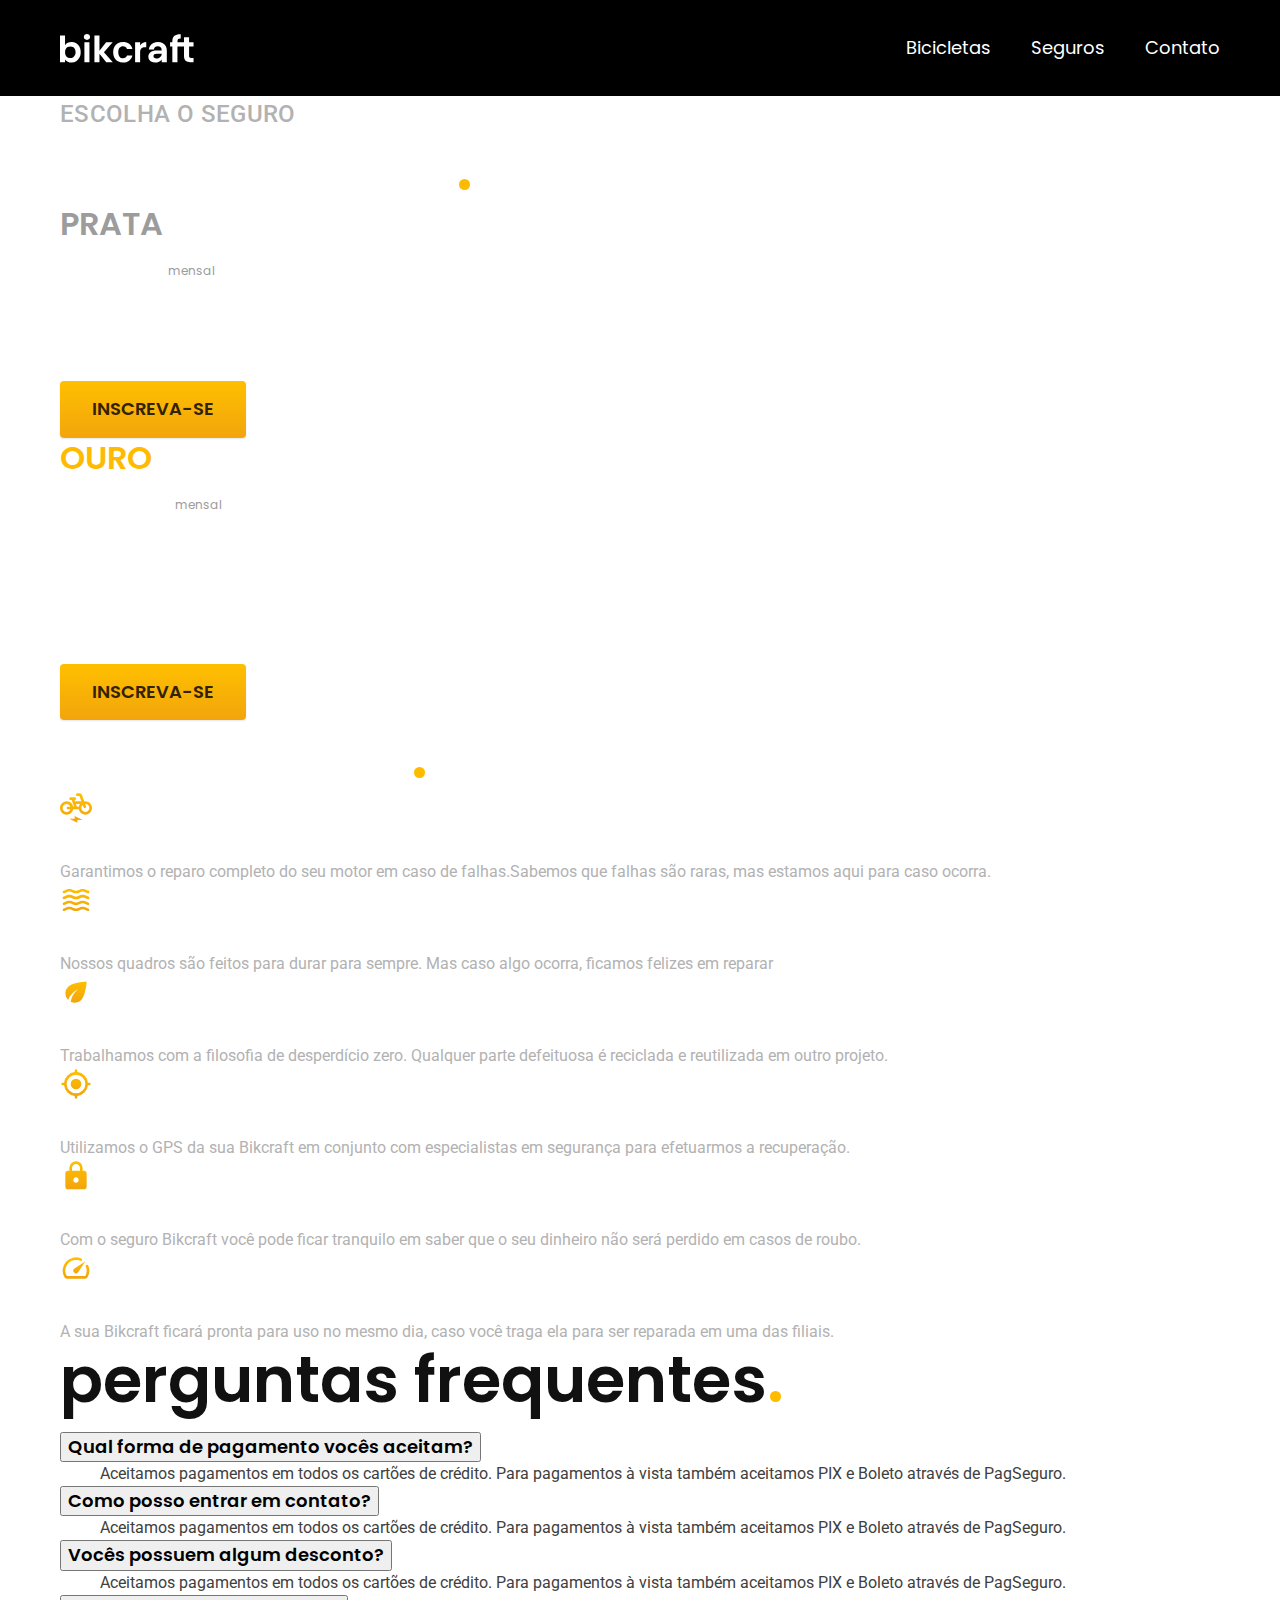
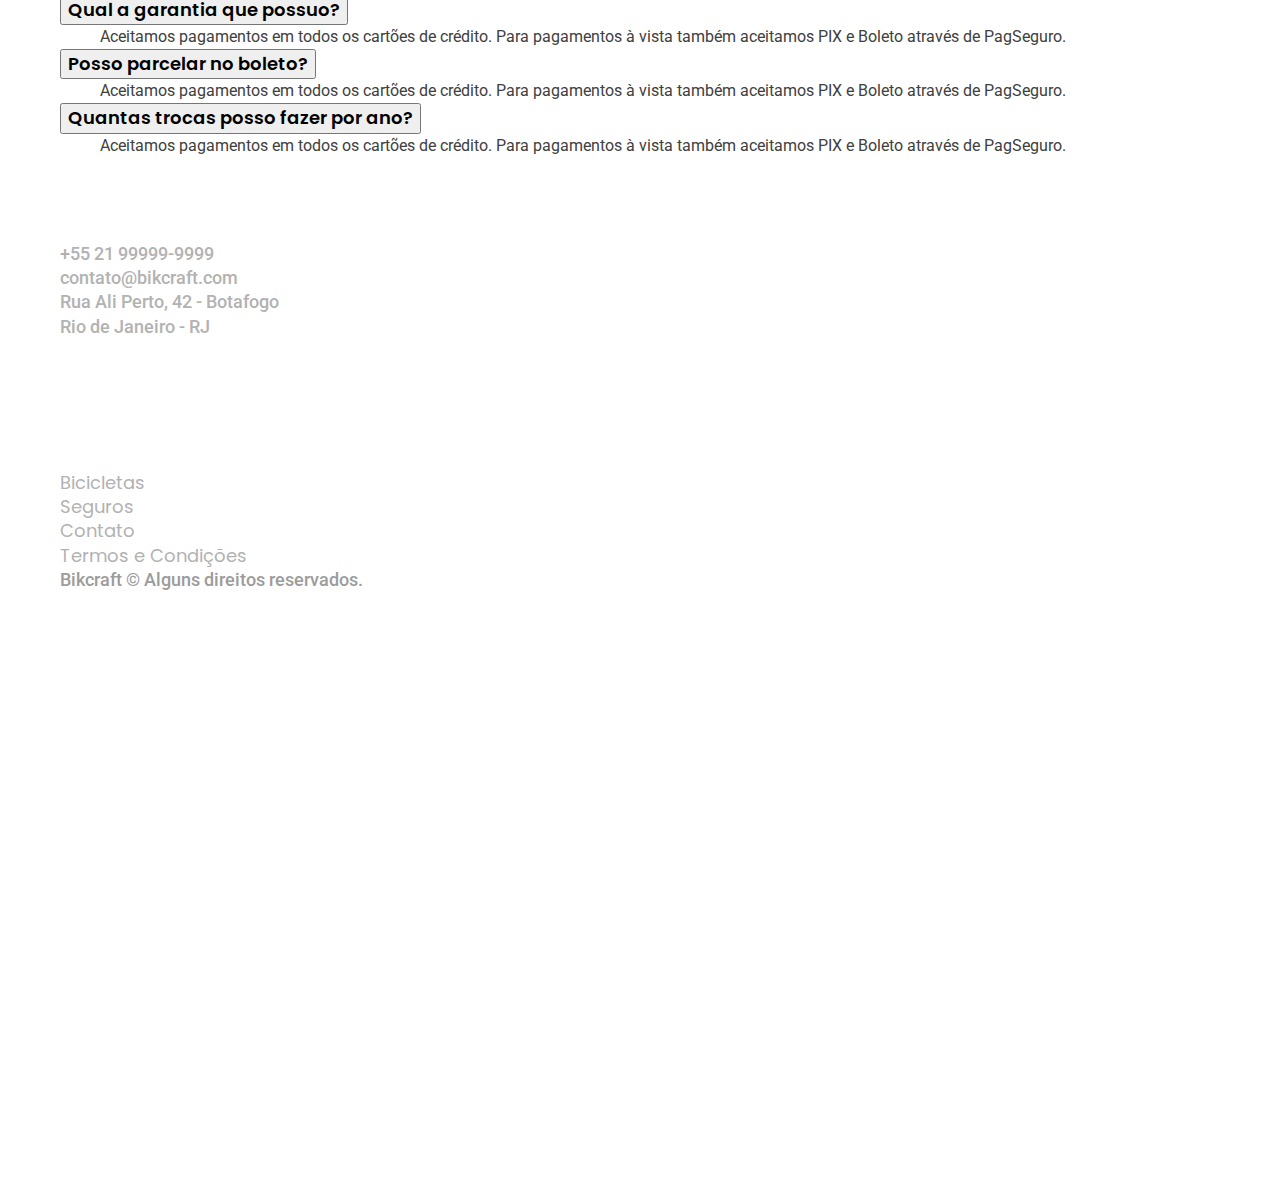
<file: seguros.html>
<!DOCTYPE html>
<html lang="pt-br">

<head>
  <meta charset="UTF-8">
  <meta name="viewport" content="width=device-width, initial-scale=1.0">
  <meta name="description" content="Termos e condições. ">
  <title>Seguros | Bikcraft</title>
  <link rel="preload" href="./CSS/style.css" as="style">
  <link rel="stylesheet" href="./CSS/style.css">

  <link rel="preconnect" href="https://fonts.googleapis.com">
  <link rel="preconnect" href="https://fonts.gstatic.com" crossorigin>
  <link href="https://fonts.googleapis.com/css2?family=Merriweather:ital,opsz,wght@0,18..144,300..900;1,18..144,300..900&family=Poppins:ital,wght@0,100;0,200;0,300;0,400;0,500;0,600;0,700;0,800;0,900;1,100;1,200;1,300;1,400;1,500;1,600;1,700;1,800;1,900&family=Roboto:ital,wght@0,100..900;1,100..900&display=swap" rel="stylesheet">
  <script>document.documentElement.classList.add('js');</script>
</head>

<body id="seguros">
  <header class="header-bg">
    <div class="header container">
      <a href="./"><img src="./img/bikcraft.svg" alt="bikcraft">
      </a>
      <nav aria-label="primaria">
        <ul class="header-menu font-1-m cor-0">
          <li><a href="./biciletas.html">Bicicletas</a></li>
          <li><a href="./seguros.html">Seguros</a></li>
          <li><a href="./contato.html">Contato</a></li>
        </ul>
      </nav>
    </div>
  </header>

  <main class="seguros-bg">
    <div class="titulo-bg">
      <div class="titulo container">
        <p class="font-2-l-b cor-5">Escolha o seguro</p>
        <h1 class="font-1-xxl cor-0">você seguro<span class="cor-p1">.</span></h1>
      </div>
    </div>

    <div class="seguros container">
      <div class="seguros-item fadeInLeft" data-anime="200">
        <h3 class="font-1-xl cor-6">PRATA</h3>
        <span class="font-1-xl cor-0">R$ 199 <span class="font-1-xs cor-6">mensal</span></span>
        <ul class="font-2-m cor-0">
          <li>Duas trocas por ano</li>
          <li>Assistência técnica</li>
          <li>Suporte 08h ás 18h</li>
          <li>Cobertura estadual</li>
        </ul>
        <a class="botao secundario" href="./orcamento.html?tipo=seguro&produto=prata">Inscreva-se</a>
      </div>
      <div class="seguros-item fadeInRight" data-anime="200">
        <h3 class="font-1-xl cor-p1">OURO</h3>
        <span class="font-1-xl cor-0">R$ 299 <span class="font-1-xs cor-6">mensal</span></span>
        <ul class="font-2-m cor-0">
          <li>Cinco trocas por ano</li>
          <li>Assistência especial</li>
          <li>Suporte 24h</li>
          <li>Cobertura nacional</li>
          <li>Desconto em parceiros</li>
          <li>Acesso ao Clube Bikcraft</li>
        </ul>
        <a class="botao" href="./orcamento.html?tipo=seguro&produto=ouro">Inscreva-se</a>
      </div>
    </div>

  </main>

  <article class="vantagens-bg">
    <div class="vantagens container">
      <h2 class="font-1-xxl cor-0">vantagens<span class="cor-p1">.</span></h2>
      <ul>
        <li>
          <img src="./img/icones/eletrica.svg" alt="">
          <h3 class="font-1-l cor-0">Reparo Elétrico</h3>
          <p class="font-2-s cor-5">Garantimos o reparo completo do seu motor em caso de falhas.Sabemos que falhas são raras, mas estamos aqui para caso ocorra.</p>
        </li>
        <li>
          <img src="./img/icones/carbono.svg" alt="">
          <h3 class="font-1-l cor-0">Carbono</h3>
          <p class="font-2-s cor-5">Nossos quadros são feitos para durar para sempre. Mas caso algo ocorra, ficamos felizes em reparar</p>
        </li>
        <li>
          <img src="./img/icones/sustentavel.svg" alt="">
          <h3 class="font-1-l cor-0">Sustentável</h3>
          <p class="font-2-s cor-5">Trabalhamos com a filosofia de desperdício zero. Qualquer parte defeituosa é reciclada e reutilizada em outro projeto.</p>
        </li>
        <li>
          <img src="./img/icones/rastreador.svg" alt="">
          <h3 class="font-1-l cor-0">Rastreador</h3>
          <p class="font-2-s cor-5">Utilizamos o GPS da sua Bikcraft em conjunto com especialistas em segurança para efetuarmos a recuperação.</p>
        </li>
        <li>
          <img src="./img/icones/seguro.svg" alt="">
          <h3 class="font-1-l cor-0">Segurança</h3>
          <p class="font-2-s cor-5">Com o seguro Bikcraft você pode ficar tranquilo em saber que o seu dinheiro não será perdido em casos de roubo.</p>
        </li>
        <li>
          <img src="./img/icones/velocidade.svg" alt="">
          <h3 class="font-1-l cor-0">Rapidez</h3>
          <p class="font-2-s cor-5">A sua Bikcraft ficará pronta para uso no mesmo dia, caso você traga ela para ser reparada em uma das filiais.</p>
        </li>
      </ul>
    </div>
  </article>

  <article class="perguntas container">
    <h2 class="font-1-xxl">perguntas frequentes<span class="cor-p1">.</span></h2>

    <dl>
      <div>
        <dt><button class="font-1-mb" aria-controls="pergunta1" aria-expanded="true"> Qual forma de pagamento vocês aceitam?</button></dt>
        <dd id="pergunta1" class="font-2-s cor-9 ativa">Aceitamos pagamentos em todos os cartões de crédito. Para pagamentos à vista também aceitamos PIX e Boleto através de PagSeguro.</dd>
      </div>
      <div>
        <dt><button class="font-1-mb" aria-controls="pergunta2" aria-expanded="false">Como posso entrar em contato?</button></dt>
        <dd id="pergunta2" class="font-2-s cor-9">Aceitamos pagamentos em todos os cartões de crédito. Para pagamentos à vista também aceitamos PIX e Boleto através de PagSeguro.</dd>
      </div>
      <div>
        <dt><button class="font-1-mb" aria-controls="pergunta3" aria-expanded="false">Vocês possuem algum desconto?</button></dt>
        <dd id="pergunta3" class="font-2-s cor-9">Aceitamos pagamentos em todos os cartões de crédito. Para pagamentos à vista também aceitamos PIX e Boleto através de PagSeguro.</dd>
      </div>
      <div>
        <dt><button class="font-1-mb" aria-controls="pergunta4" aria-expanded="false">Qual a garantia que possuo?</button></dt>
        <dd id="pergunta4" class="font-2-s cor-9">Aceitamos pagamentos em todos os cartões de crédito. Para pagamentos à vista também aceitamos PIX e Boleto através de PagSeguro.</dd>
      </div>
      <div>
        <dt><button class="font-1-mb" aria-controls="pergunta5" aria-expanded="false">Posso parcelar no boleto?</button></dt>
        <dd id="pergunta5" class="font-2-s cor-9">Aceitamos pagamentos em todos os cartões de crédito. Para pagamentos à vista também aceitamos PIX e Boleto através de PagSeguro.</dd>
      </div>
      <div>
        <dt><button class="font-1-mb" aria-controls="pergunta6" aria-expanded="false">Quantas trocas posso fazer por ano?</button></dt>
        <dd id="pergunta6" class="font-2-s cor-9">Aceitamos pagamentos em todos os cartões de crédito. Para pagamentos à vista também aceitamos PIX e Boleto através de PagSeguro.</dd>
      </div>
    </dl>
  </article>

  <footer class="footer-bg">
    <div class="footer container">
      <img src="./img/bikcraft.svg" alt="Bikcraft">
      <div class="footer-contato">
        <h3 class="font-2-l-b cor-0">Contato</h3>
        <ul class="font-2-m cor-5">
          <li><a href="tel:+5521999999999">+55 21 99999-9999</a></li>
          <li><a href="mailto:contato@bikcraft.com">contato@bikcraft.com</a></li>
          <li>Rua Ali Perto, 42 - Botafogo</li>
          <li>Rio de Janeiro - RJ</li>
        </ul>
        <div class="footer-redes">
          <a href="./">
            <img src="./img/redes/instagram.svg" alt="Instagram">
          </a>
          <a href="./">
            <img src="./img/redes/facebook.svg" alt="Facebook">
          </a>
          <a href="./">
            <img src="./img/redes/youtube.svg" alt="Youtube">
          </a>
        </div>
      </div>
      <div class="footer-informacoes">
        <h3 class="font-2-l-b cor-0">Informações</h3>
        <nav>
          <ul class="font-1-m  cor-5">
            <li><a href="./biciletas.html">Bicicletas</a></li>
            <li><a href="./seguros.html">Seguros</a></li>
            <li><a href="./contato.html">Contato</a></li>
            <li><a href="./termos.html">Termos e Condições</a></li>
          </ul>
        </nav>
      </div>
      <p class="footer-copy font-2-m cor-6">Bikcraft © Alguns direitos reservados.</p>
    </div>
  </footer>

  <script src="./js/Plugins/simple-anime.js"></script>
  <script src="./js/script.js"></script>
</body>

</html>
</file>
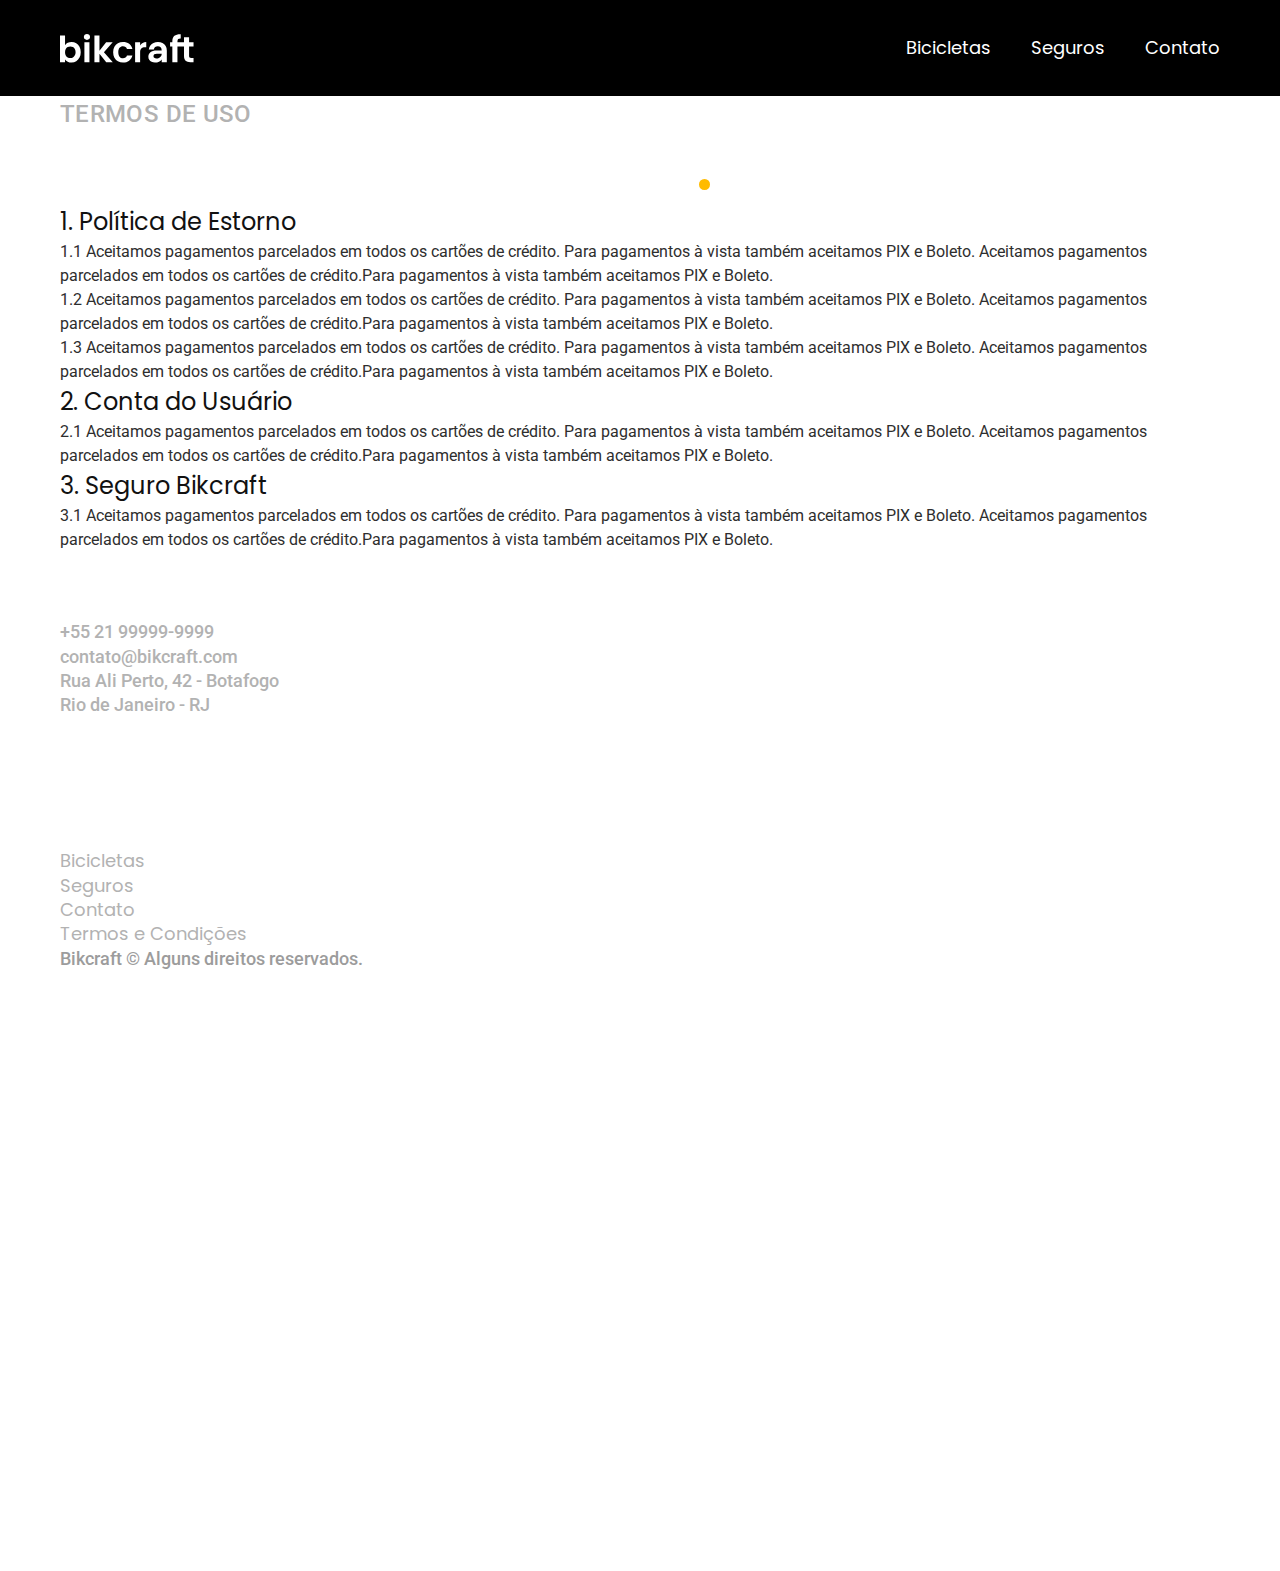
<file: termos.html>
<!DOCTYPE html>
<html lang="pt-br">

<head>
  <meta charset="UTF-8">
  <meta name="viewport" content="width=device-width, initial-scale=1.0">
  <meta name="description" content="Termos e condições. ">
  <title>Termos e Condições | Bikcraft</title>
  <link rel="stylesheet" href="./CSS/style.css">


  <link rel="preconnect" href="https://fonts.googleapis.com">
  <link rel="preconnect" href="https://fonts.gstatic.com" crossorigin>
  <link href="https://fonts.googleapis.com/css2?family=Merriweather:ital,opsz,wght@0,18..144,300..900;1,18..144,300..900&family=Poppins:ital,wght@0,100;0,200;0,300;0,400;0,500;0,600;0,700;0,800;0,900;1,100;1,200;1,300;1,400;1,500;1,600;1,700;1,800;1,900&family=Roboto:ital,wght@0,100..900;1,100..900&display=swap" rel="stylesheet">
</head>

<body id="termos">
  <header class="header-bg">
    <div class="header container">
      <a href="./"><img src="./img/bikcraft.svg" alt="bikcraft">
      </a>
      <nav aria-label="primaria">
        <ul class="header-menu font-1-m cor-0">
          <li><a href="./biciletas.html">Bicicletas</a></li>
          <li><a href="./seguros.html">Seguros</a></li>
          <li><a href="./contato.html">Contato</a></li>
        </ul>
      </nav>
    </div>
  </header>

  <main>
    <div class="titulo-bg">
      <div class="titulo container">
        <p class="font-2-l-b cor-5">Termos de uso</p>
        <h1 class="font-1-xxl cor-0">termos e condições<span class="cor-p1">.</span></h1>
      </div>
    </div>

    <div class="termos font-2-s cor-10 container">
      <h2 class="font-1-l cor-11">1. Política de Estorno</h2>
      <p>1.1 Aceitamos pagamentos parcelados em todos os cartões de crédito. Para pagamentos à vista também aceitamos PIX e Boleto. Aceitamos pagamentos parcelados em todos os cartões de crédito.Para pagamentos à vista também aceitamos PIX e Boleto.</p>
      <p>1.2 Aceitamos pagamentos parcelados em todos os cartões de crédito. Para pagamentos à vista também aceitamos PIX e Boleto. Aceitamos pagamentos parcelados em todos os cartões de crédito.Para pagamentos à vista também aceitamos PIX e Boleto.</p>
      <p>1.3 Aceitamos pagamentos parcelados em todos os cartões de crédito. Para pagamentos à vista também aceitamos PIX e Boleto. Aceitamos pagamentos parcelados em todos os cartões de crédito.Para pagamentos à vista também aceitamos PIX e Boleto.</p>
      <h2 class="font-1-l cor-11">2. Conta do Usuário</h2>
      <p>2.1 Aceitamos pagamentos parcelados em todos os cartões de crédito. Para pagamentos à vista também aceitamos PIX e Boleto. Aceitamos pagamentos parcelados em todos os cartões de crédito.Para pagamentos à vista também aceitamos PIX e Boleto.</p>
      <h2 class="font-1-l cor-11">3. Seguro Bikcraft</h2>
      <p>3.1 Aceitamos pagamentos parcelados em todos os cartões de crédito. Para pagamentos à vista também aceitamos PIX e Boleto. Aceitamos pagamentos parcelados em todos os cartões de crédito.Para pagamentos à vista também aceitamos PIX e Boleto.</p>
    </div>
  </main>

  <footer class="footer-bg">
    <div class="footer container">
      <img src="./img/bikcraft.svg" alt="Bikcraft">
      <div class="footer-contato">
        <h3 class="font-2-l-b cor-0">Contato</h3>
        <ul class="font-2-m cor-5">
          <li><a href="tel:+5521999999999">+55 21 99999-9999</a></li>
          <li><a href="mailto:contato@bikcraft.com">contato@bikcraft.com</a></li>
          <li>Rua Ali Perto, 42 - Botafogo</li>
          <li>Rio de Janeiro - RJ</li>
        </ul>
        <div class="footer-redes">
          <a href="./">
            <img src="./img/redes/instagram.svg" alt="Instagram">
          </a>
          <a href="./">
            <img src="./img/redes/facebook.svg" alt="Facebook">
          </a>
          <a href="./">
            <img src="./img/redes/youtube.svg" alt="Youtube">
          </a>
        </div>
      </div>
      <div class="footer-informacoes">
        <h3 class="font-2-l-b cor-0">Informações</h3>
        <nav>
          <ul class="font-1-m  cor-5">
            <li><a href="./biciletas.html">Bicicletas</a></li>
            <li><a href="./seguros.html">Seguros</a></li>
            <li><a href="./contato.html">Contato</a></li>
            <li><a href="./termos.html">Termos e Condições</a></li>
          </ul>
        </nav>
      </div>
      <p class="footer-copy font-2-m cor-6">Bikcraft © Alguns direitos reservados.</p>
    </div>
  </footer>
</body>

</html>
</file>
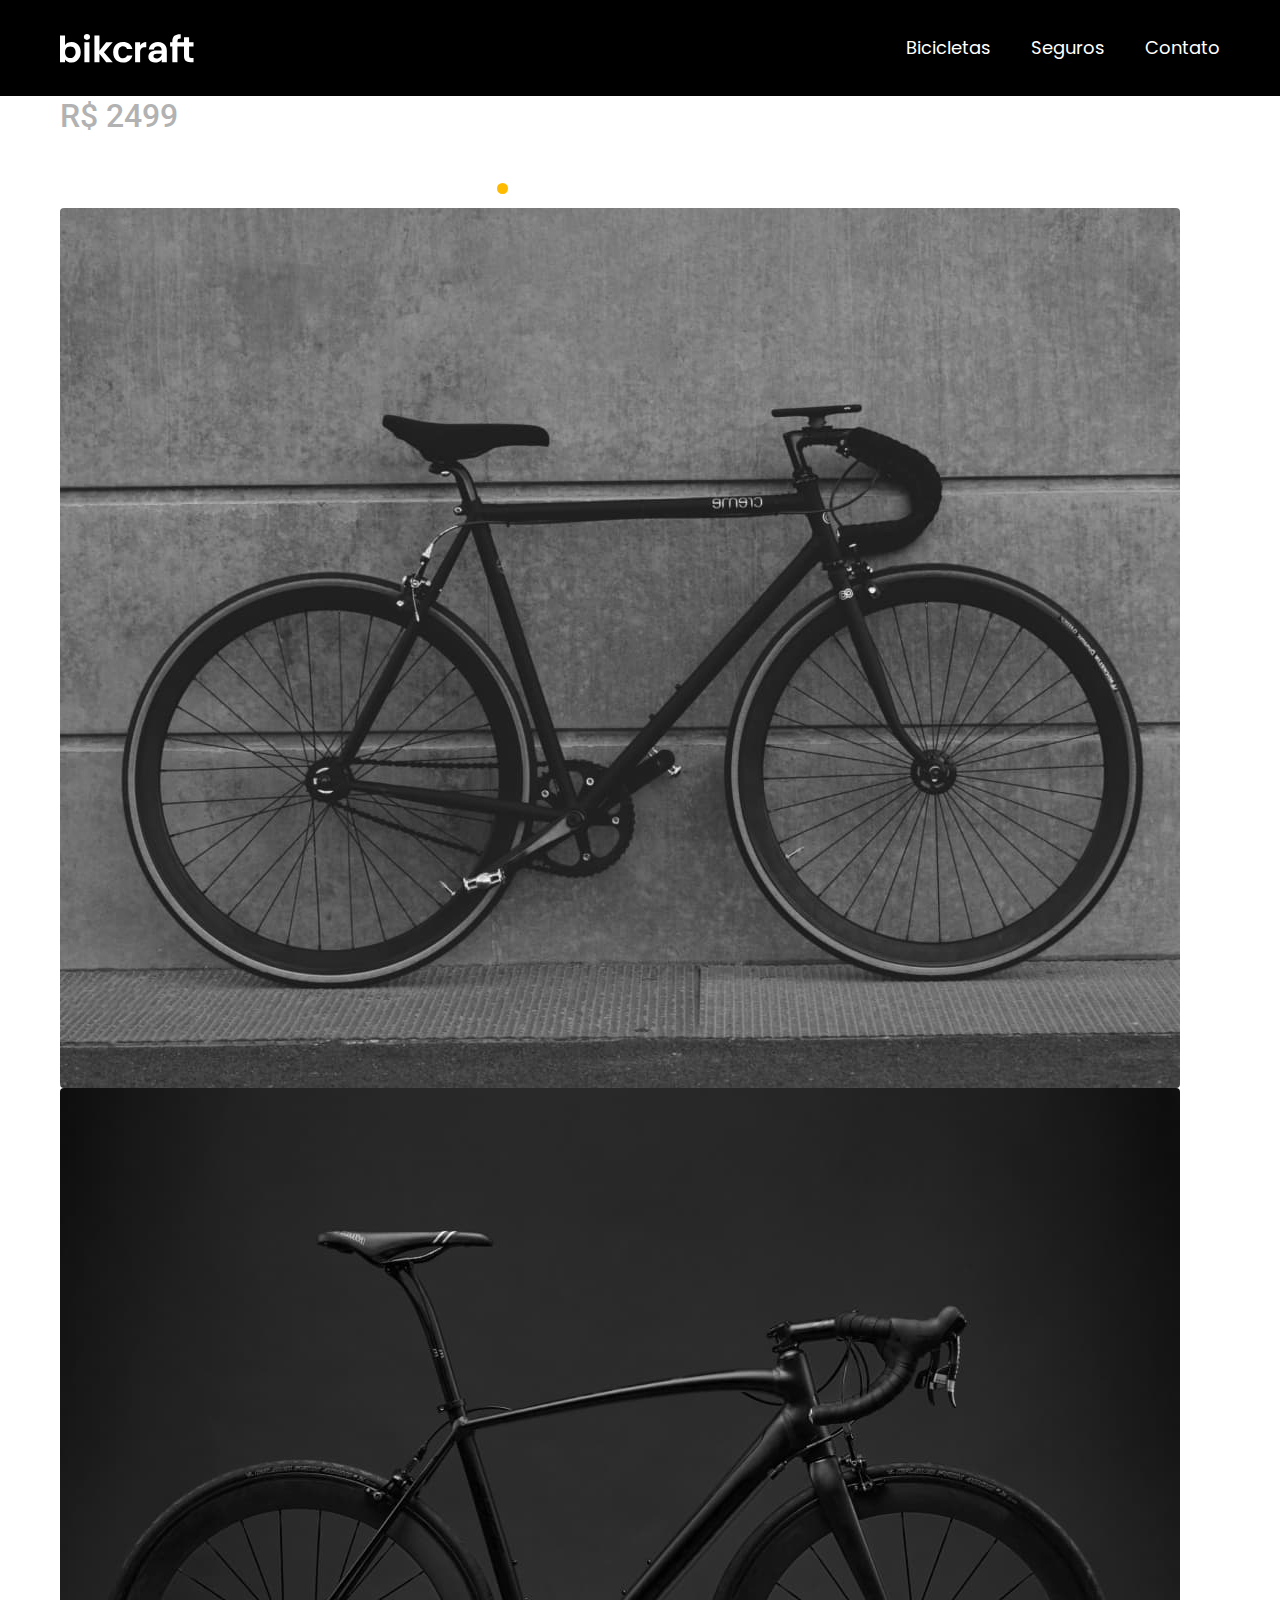
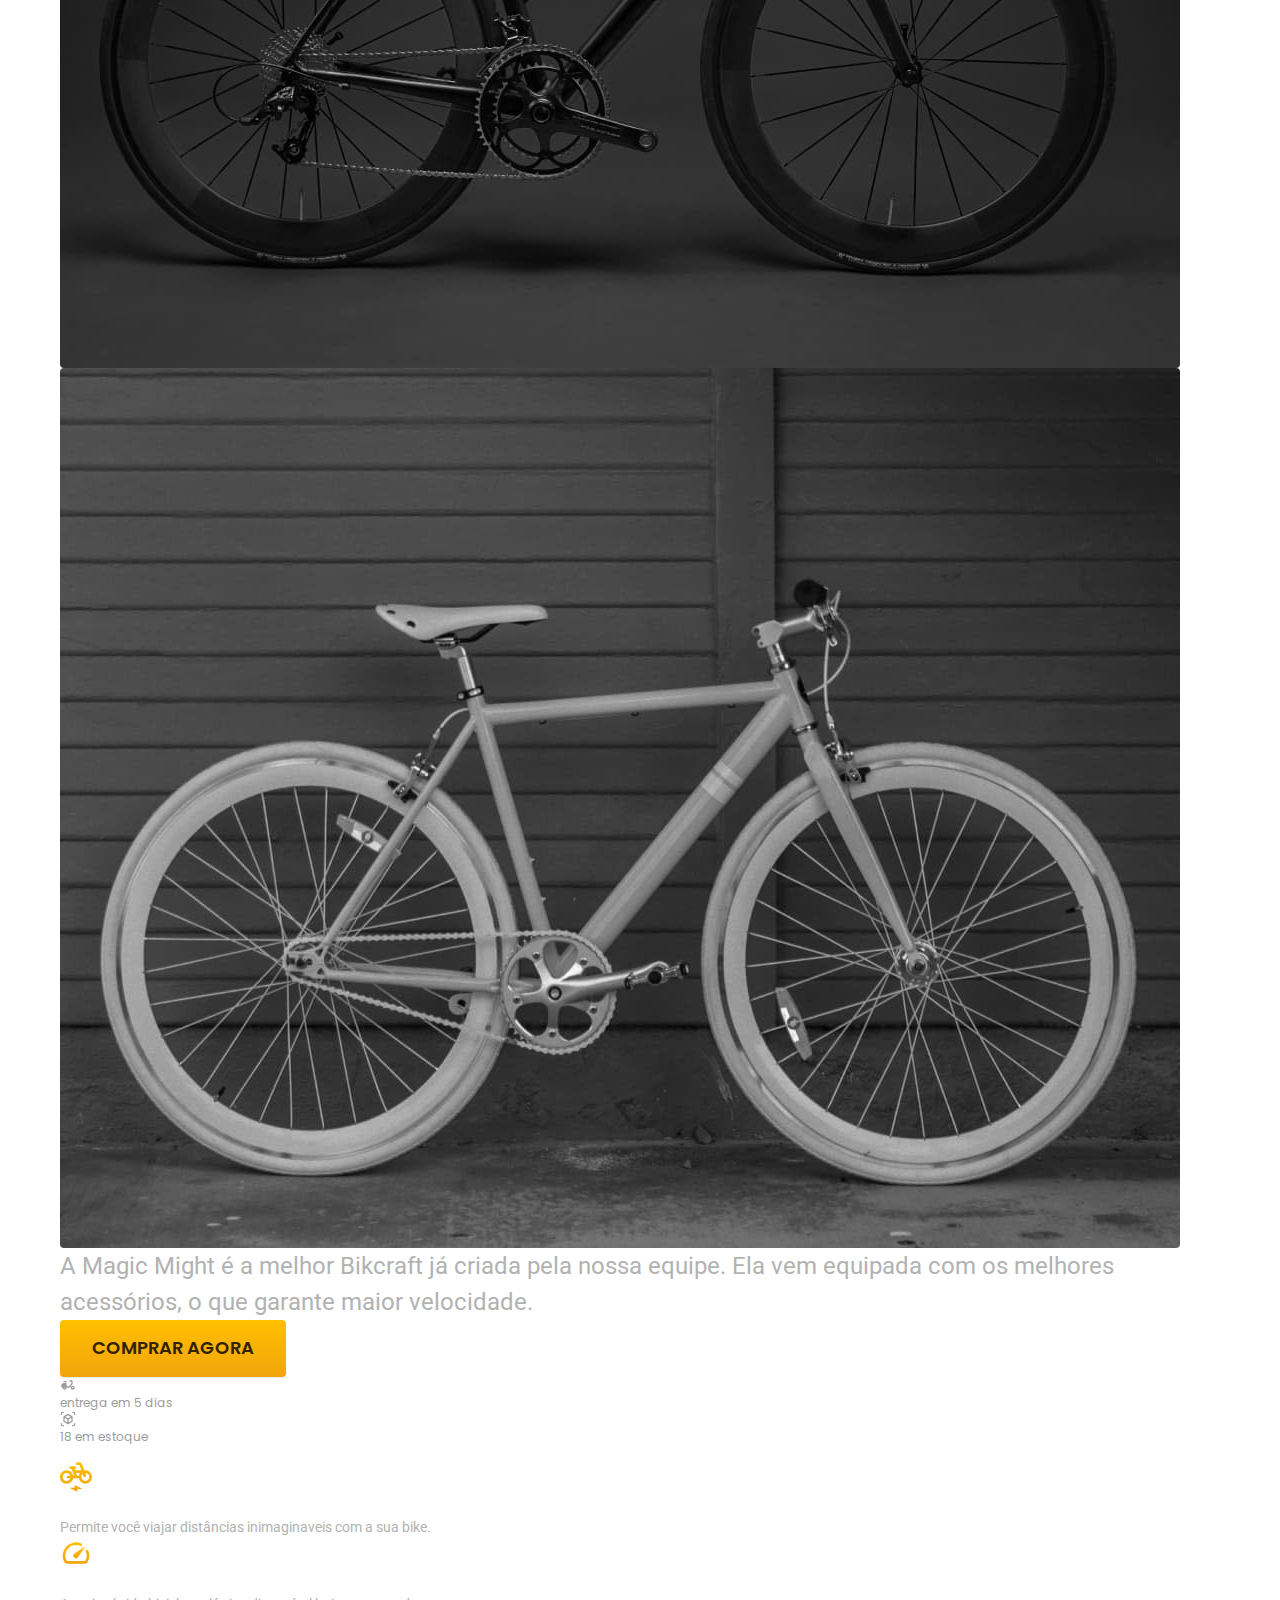
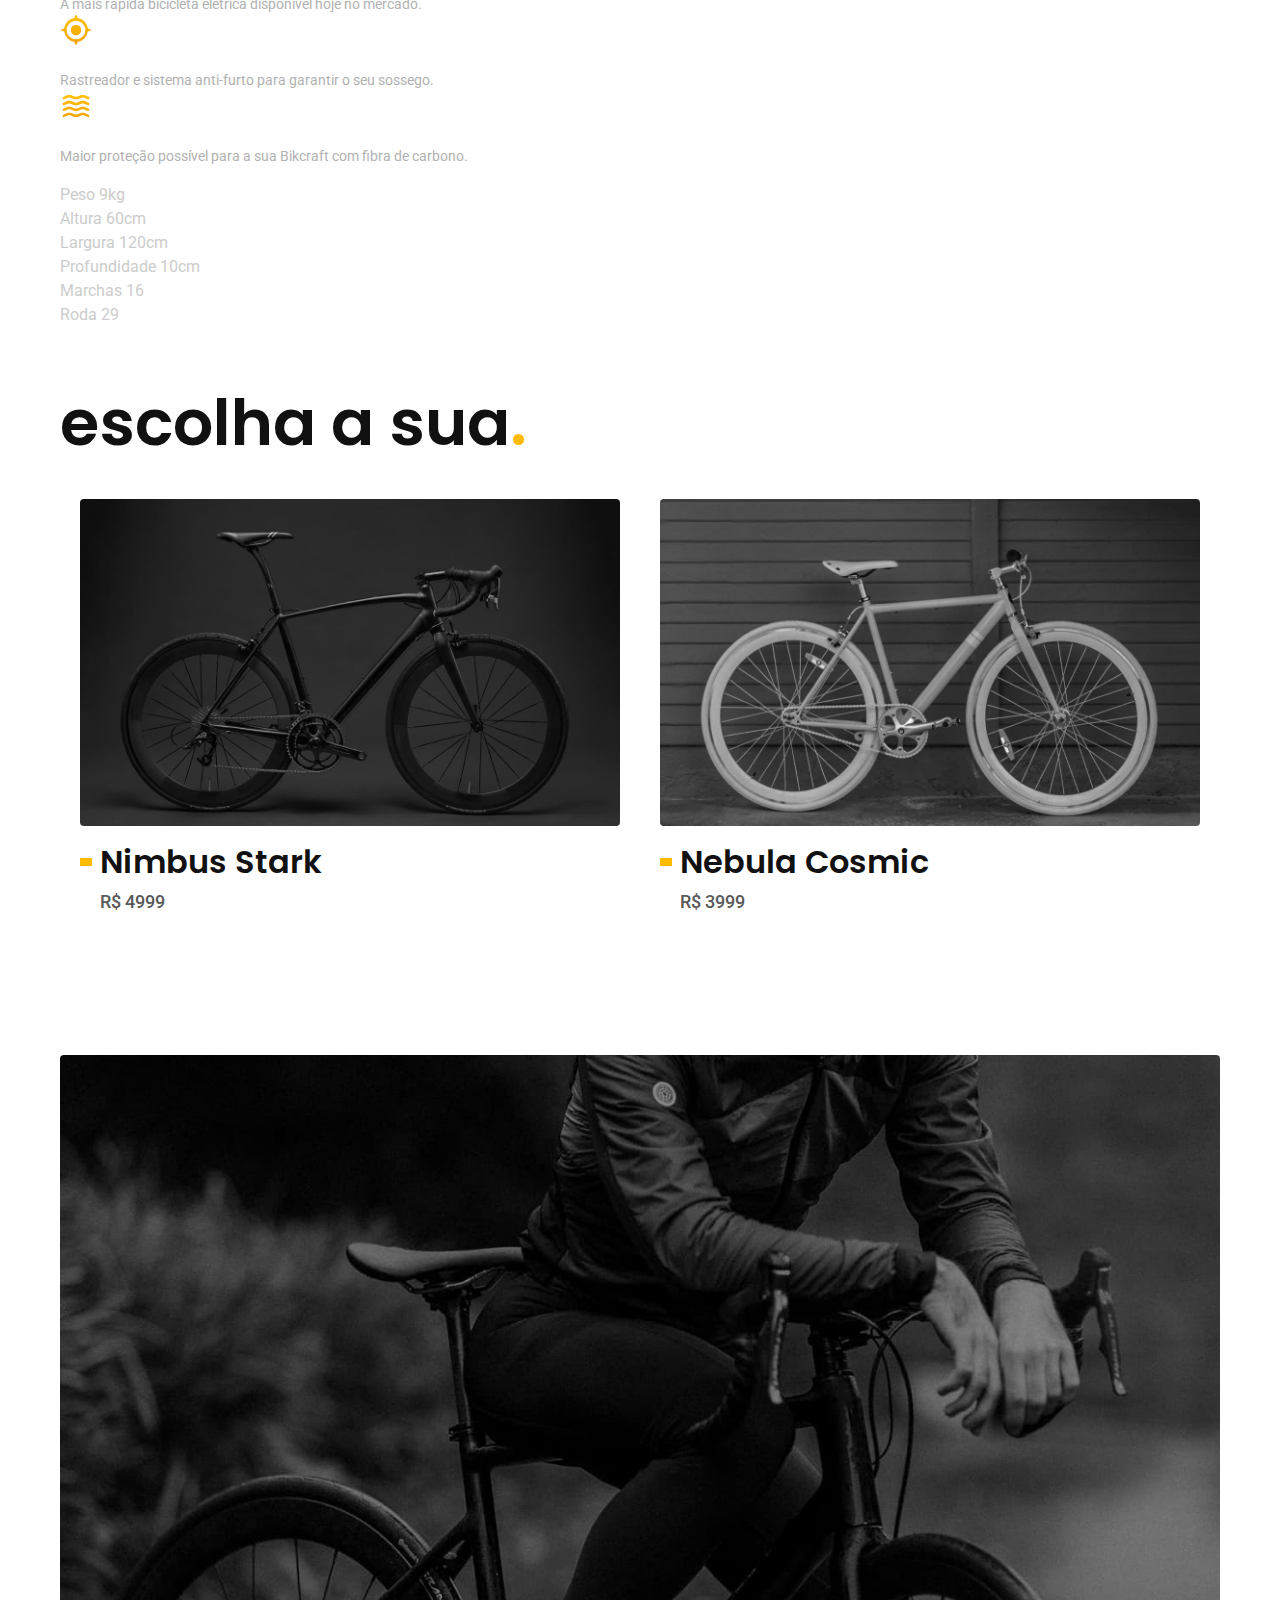
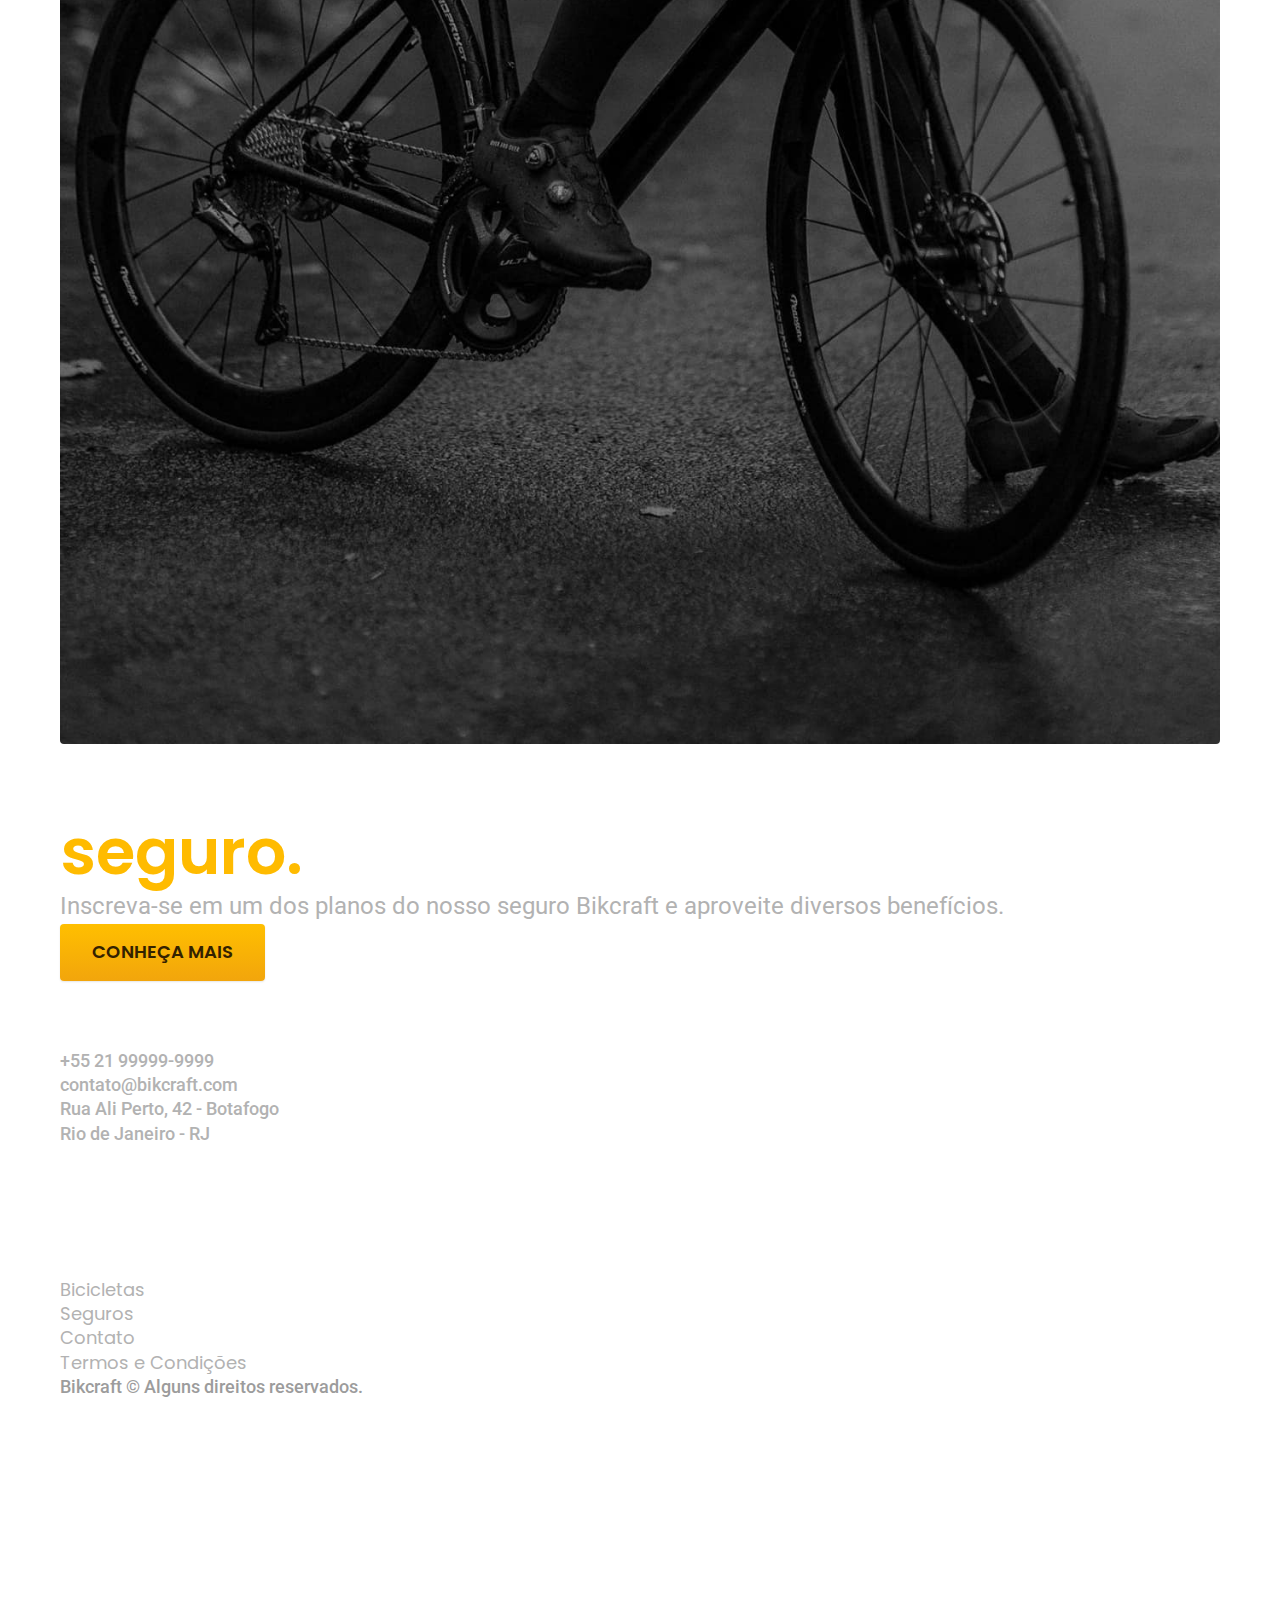
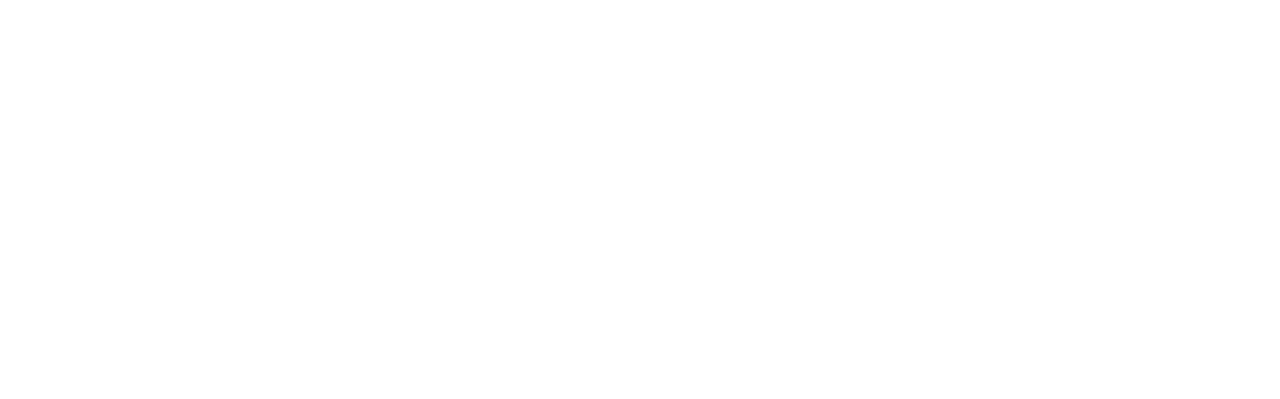
<file: bicicletas/magic.html>
<!DOCTYPE html>
<html lang="pt-br">

<head>
  <meta charset="UTF-8">
  <meta name="viewport" content="width=device-width, initial-scale=1.0">
  <meta name="description" content="Magic. ">
  <title>Magic | Bikcraft</title>
  <link rel="stylesheet" href="../CSS/style.css">


  <link rel="preconnect" href="https://fonts.googleapis.com">
  <link rel="preconnect" href="https://fonts.gstatic.com" crossorigin>
  <link href="https://fonts.googleapis.com/css2?family=Merriweather:ital,opsz,wght@0,18..144,300..900;1,18..144,300..900&family=Poppins:ital,wght@0,100;0,200;0,300;0,400;0,500;0,600;0,700;0,800;0,900;1,100;1,200;1,300;1,400;1,500;1,600;1,700;1,800;1,900&family=Roboto:ital,wght@0,100..900;1,100..900&display=swap" rel="stylesheet">
</head>

<body id="bicicleta">
  <header class="header-bg">
    <div class="header container">
      <a href="../"><img src="../img/bikcraft.svg" alt="bikcraft">
      </a>
      <nav aria-label="primaria">
        <ul class="header-menu font-1-m cor-0">
          <li><a href="../biciletas.html">Bicicletas</a></li>
          <li><a href="../seguros.html">Seguros</a></li>
          <li><a href="../contato.html">Contato</a></li>
        </ul>
      </nav>
    </div>
  </header>

  <main class="titulo-bg">
    <div>
      <div class="titulo container">
        <p class="font-2-xl cor-5">R$ 2499</p>
        <h1 class="font-1-xxl cor-0">Magic Mightk<span class="cor-p1">.</span></h1>
      </div>
    </div>
    <div class="bicicleta container">
      <div class="bicicleta-imagens">
        <img src="../img/bicicleta/nimbus2.jpg" alt="">
        <img src="../img/bicicleta/nimbus1.jpg" alt="">
        <img src="../img/bicicleta/nimbus3.jpg" alt="">
      </div>
      <div class="bicicleta-conteudo">
        <p class="font-2-l cor-5">A Magic Might é a melhor Bikcraft já criada pela nossa equipe. Ela vem equipada com os melhores acessórios, o que garante maior velocidade.</p>
        <div class="bicicleta-comprar">
          <a class="botao" href="../orcamento.html">Comprar Agora</a>
          <span class="font-1-xs cor-6"> <img src="../img/icones/entrega.svg" alt="">entrega em 5 dias</span>
          <span class="font-1-xs cor-6"> <img src="../img/icones/estoque.svg" alt="">18 em estoque</span>
        </div>

        <h2 class="font-1-xs cor-0">Informações</h2>
        <ul class="bicicleta-informacoes">
          <li>
            <img src="../img/icones/eletrica.svg" alt="">
            <h3 class="font-1-m cor-0">Motor Elétrico</h3>
            <p class="font-2-xs cor-5">Permite você viajar distâncias inimaginaveis com a sua bike.</p>
          </li>
          <li>
            <img src="../img/icones/velocidade.svg" alt="">
            <h3 class="font-1-m cor-0">45 km/h</h3>
            <p class="font-2-xs cor-5">A mais rápida bicicleta elétrica disponível hoje no mercado.</p>
          </li>
          <li>
            <img src="../img/icones/rastreador.svg" alt="">
            <h3 class="font-1-m cor-0">Rastreador</h3>
            <p class="font-2-xs cor-5">Rastreador e sistema anti-furto para garantir o seu sossego.</p>
          </li>
          <li>
            <img src="../img/icones/carbono.svg" alt="">
            <h3 class="font-1-m cor-0">Fibra de Carbono</h3>
            <p class="font-2-xs cor-5">Maior proteção possível para a sua Bikcraft com fibra de carbono.</p>
          </li>
        </ul>
        <h2 class="font-1-xs cor-0">Ficha técnica</h2>
        <ul class="bicicleta-ficha font-2-s cor-4">
          <li>Peso <span>9kg</span></li>
          <li>Altura <span>60cm</span></li>
          <li>Largura <span>120cm</span></li>
          <li>Profundidade <span>10cm</span></li>
          <li>Marchas <span>16</span></li>
          <li>Roda <span>29</span></li>
        </ul>
      </div>
    </div>
  </main>
  <article class="bicicletas-lista container">
    <h2 class="font-1-xxl">escolha a sua<span class="cor-p1">.</span></h2>

    <ul>
      <li>
        <a href="./nimbus.html">
          <img src="../img/bicicletas/nimbus.jpg" alt="Bicileta preta">
          <h3 class="font-1-xl">Nimbus Stark</h3>
          <span class="font-2-m cor-8">R$ 4999</span>
        </a>
      </li>
      <li>
        <a href="./nebula.html">
          <img src="../img/bicicletas/nebula.jpg" alt="Bicileta preta">
          <h3 class="font-1-xl">Nebula Cosmic</h3>
          <span class="font-2-m cor-8">R$ 3999</span>
        </a>
      </li>
    </ul>
  </article>

  <article class="seguro-bg">
    <div class="seguro container">
      <div class="seguro-imagem">
        <img src="../img/fotos/seguros.jpg" alt="Pessoa parada em cima de uma bicicleta.">
      </div>
      <div class="seguro-conteudo">
        <h2 class="font-1-xxl cor-0">Pedale mais tranquilo com o nosso <span class="cor-p1">seguro.</span></h2>
        <p class="font-2-l cor-5">Inscreva-se em um dos planos do nosso seguro Bikcraft e aproveite diversos benefícios.</p>
        <a class="botao" href="../seguros.html">Conheça Mais</a>
      </div>
    </div>

  </article>

  <footer class="footer-bg">
    <div class="footer container">
      <img src="../img/bikcraft.svg" alt="Bikcraft">
      <div class="footer-contato">
        <h3 class="font-2-l-b cor-0">Contato</h3>
        <ul class="font-2-m cor-5">
          <li><a href="tel:+5521999999999">+55 21 99999-9999</a></li>
          <li><a href="mailto:contato@bikcraft.com">contato@bikcraft.com</a></li>
          <li>Rua Ali Perto, 42 - Botafogo</li>
          <li>Rio de Janeiro - RJ</li>
        </ul>
        <div class="footer-redes">
          <a href="../">
            <img src="../img/redes/instagram.svg" alt="Instagram">
          </a>
          <a href="../">
            <img src="../img/redes/facebook.svg" alt="Facebook">
          </a>
          <a href="../">
            <img src="../img/redes/youtube.svg" alt="Youtube">
          </a>
        </div>
      </div>
      <div class="footer-informacoes">
        <h3 class="font-2-l-b cor-0">Informações</h3>
        <nav>
          <ul class="font-1-m  cor-5">
            <li><a href="../biciletas.html">Bicicletas</a></li>
            <li><a href="../seguros.html">Seguros</a></li>
            <li><a href="../contato.html">Contato</a></li>
            <li><a href="../termos.html">Termos e Condições</a></li>
          </ul>
        </nav>
      </div>
      <p class="footer-copy font-2-m cor-6">Bikcraft © Alguns direitos reservados.</p>
    </div>
  </footer>
</body>

</html>
</file>
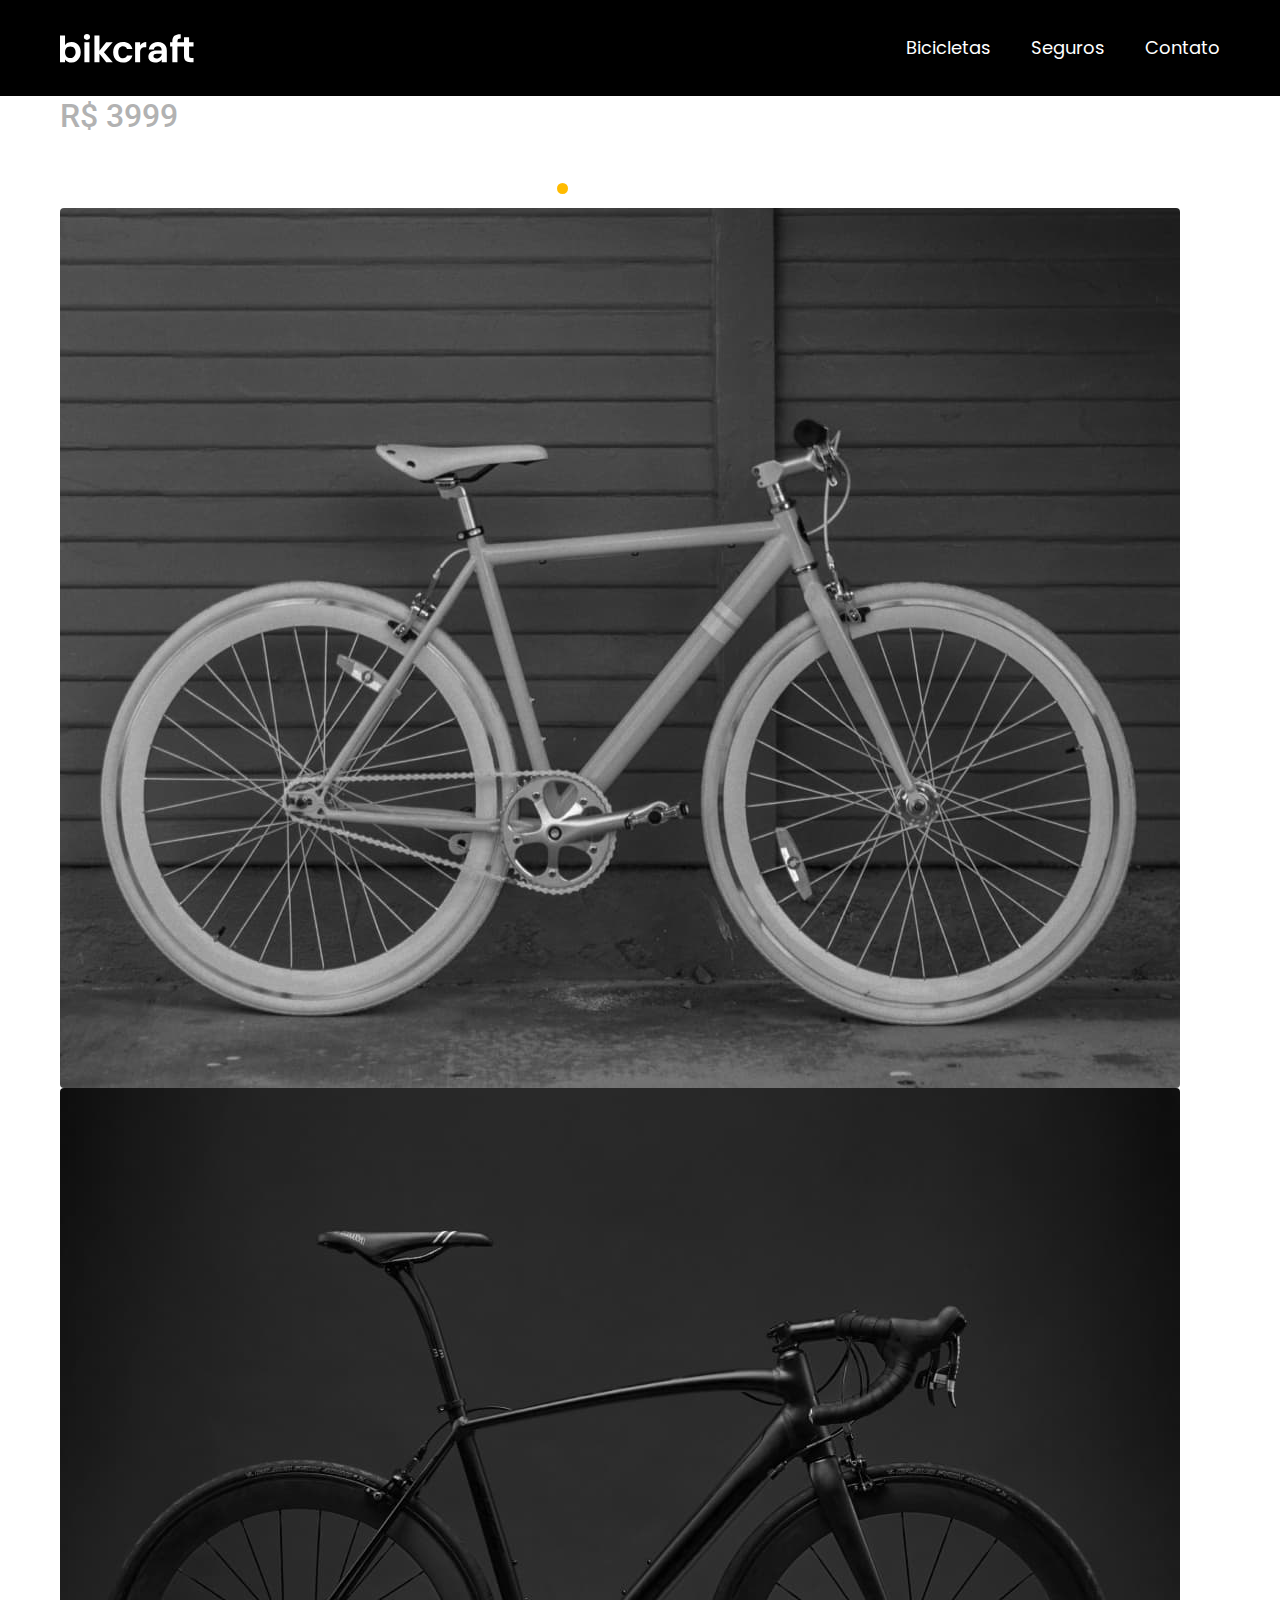
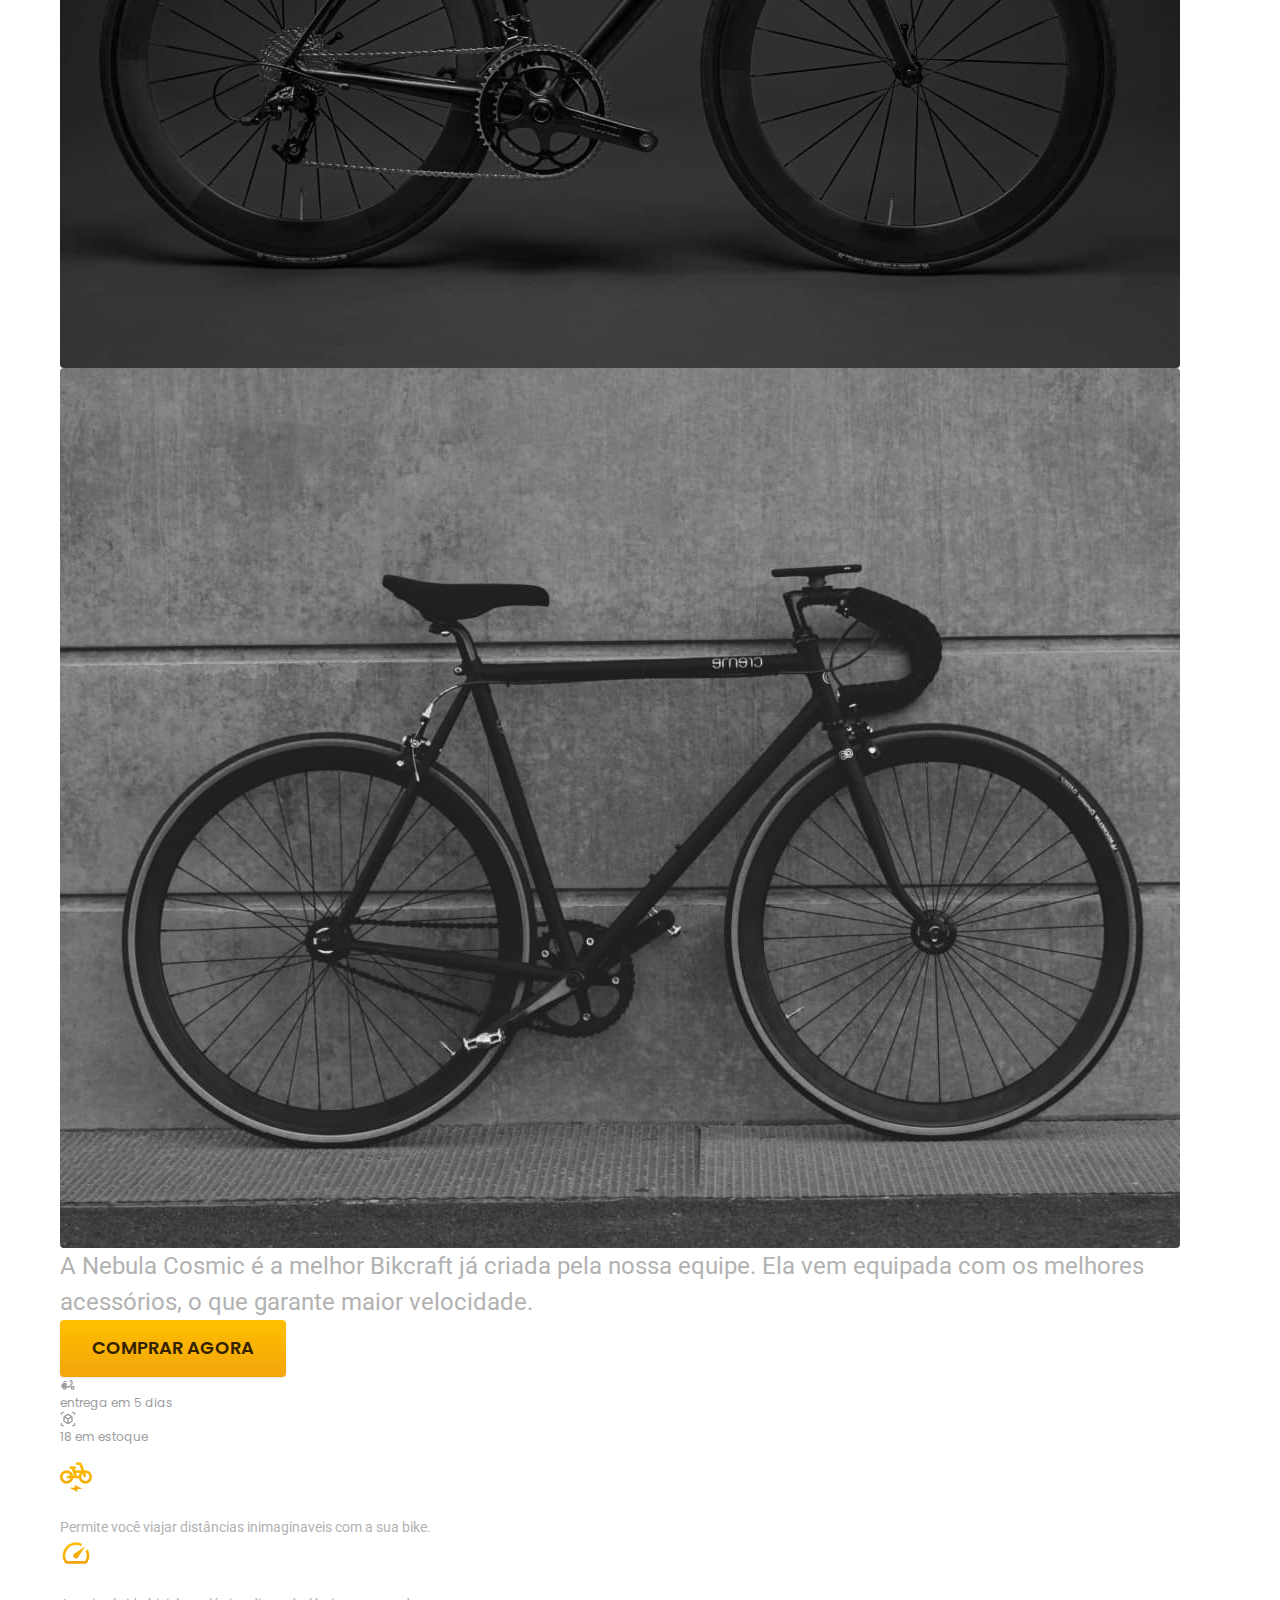
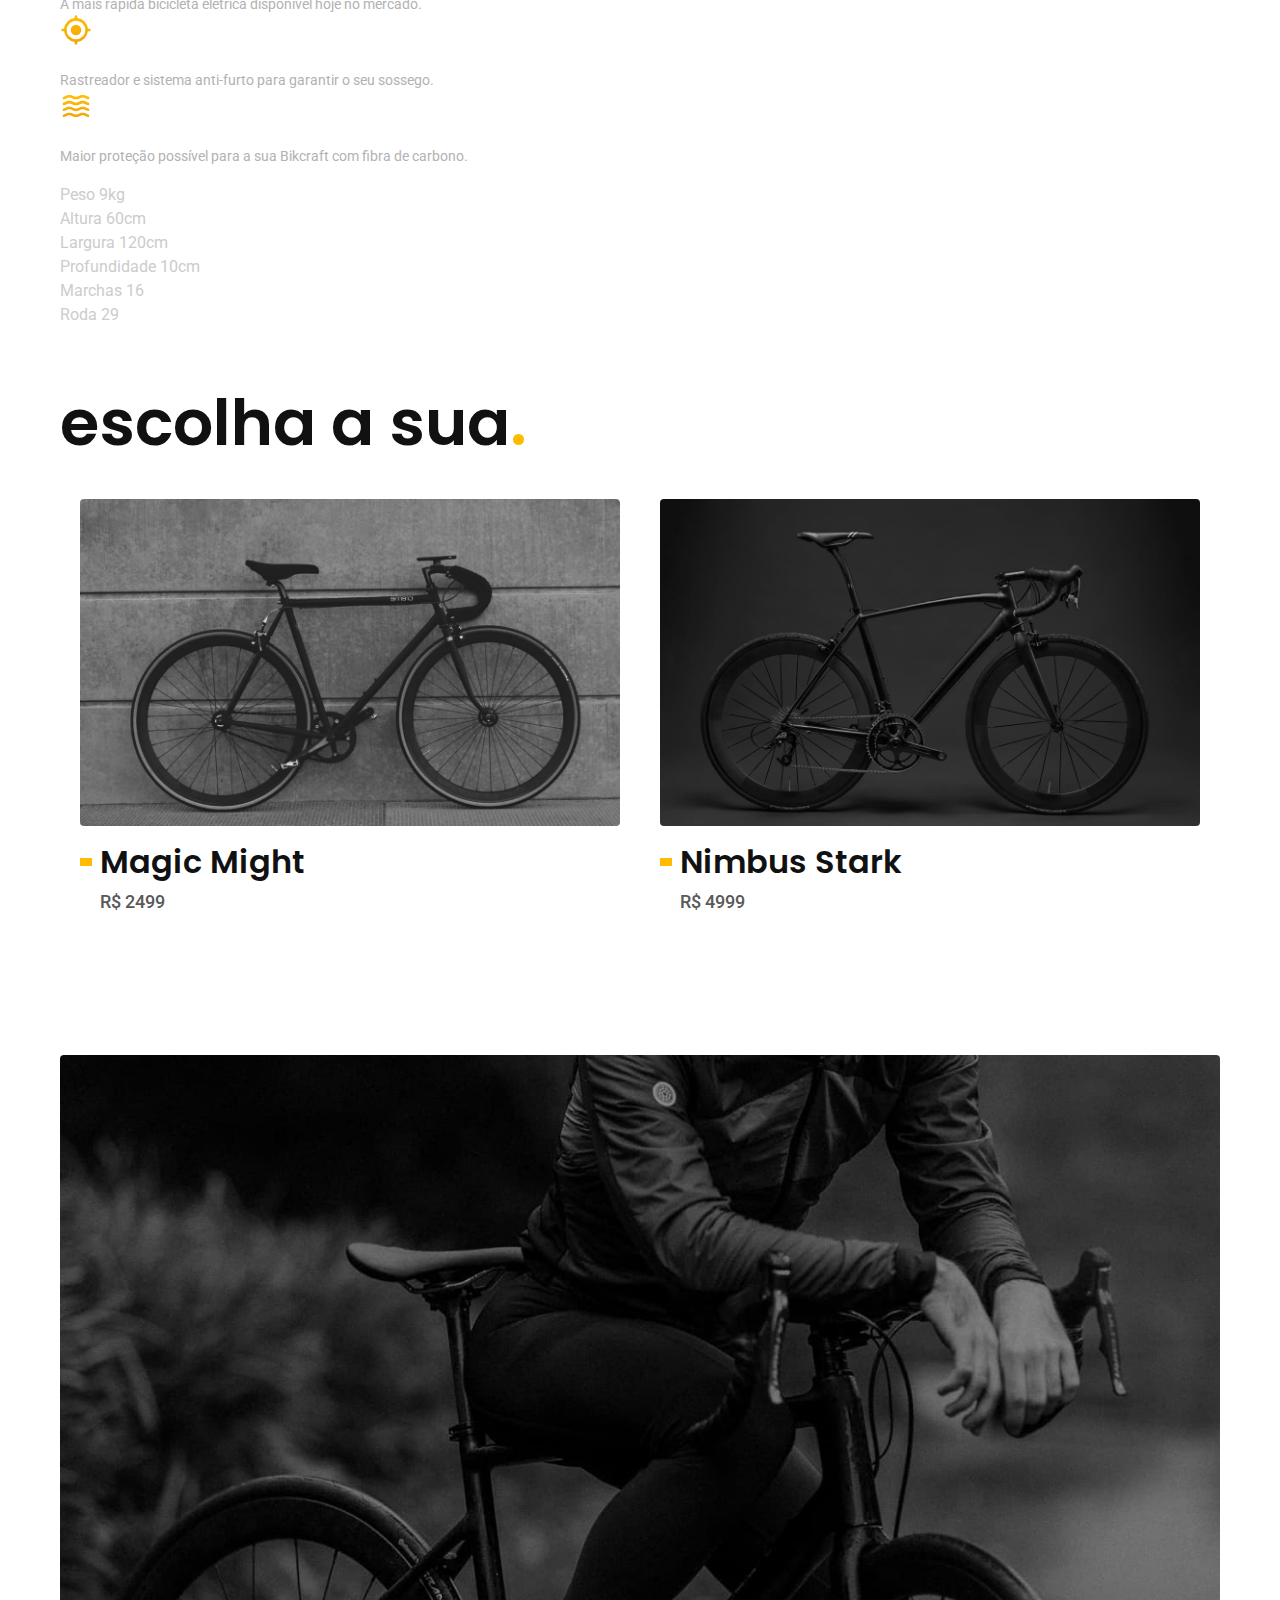
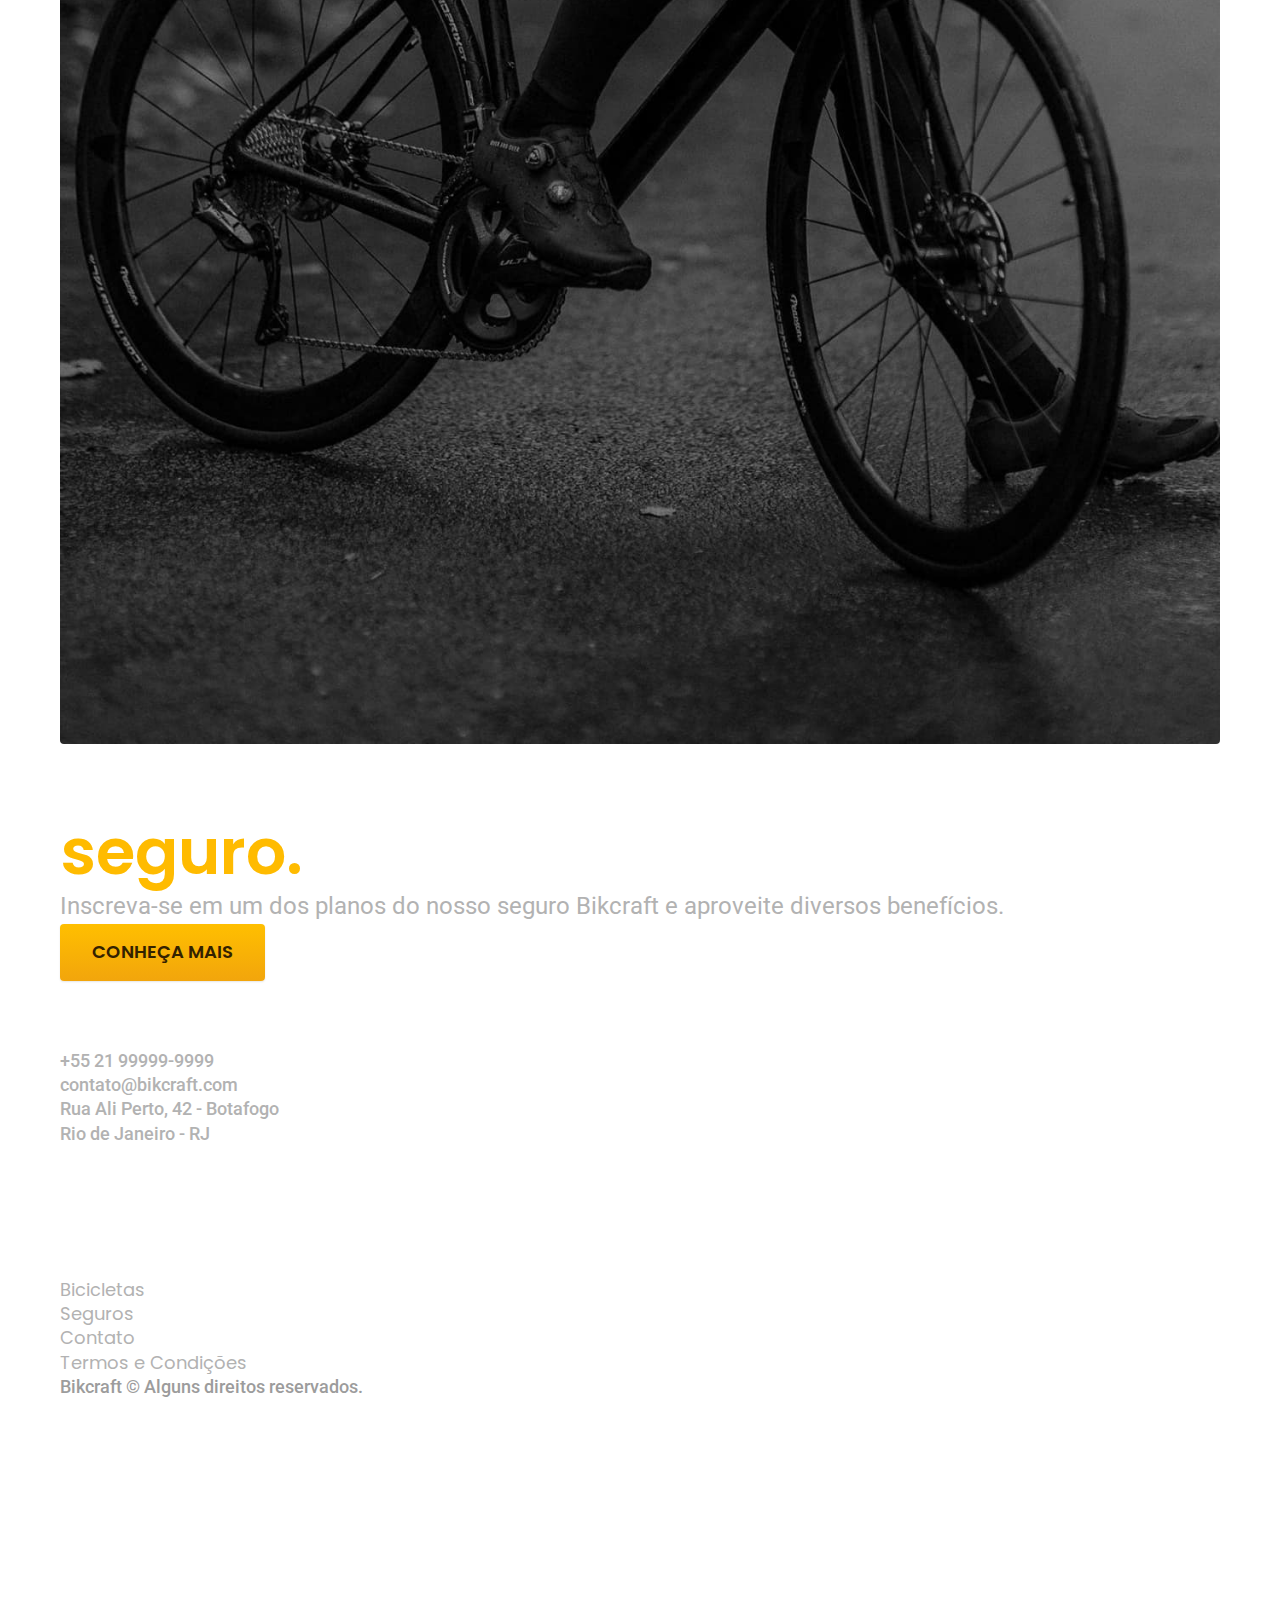
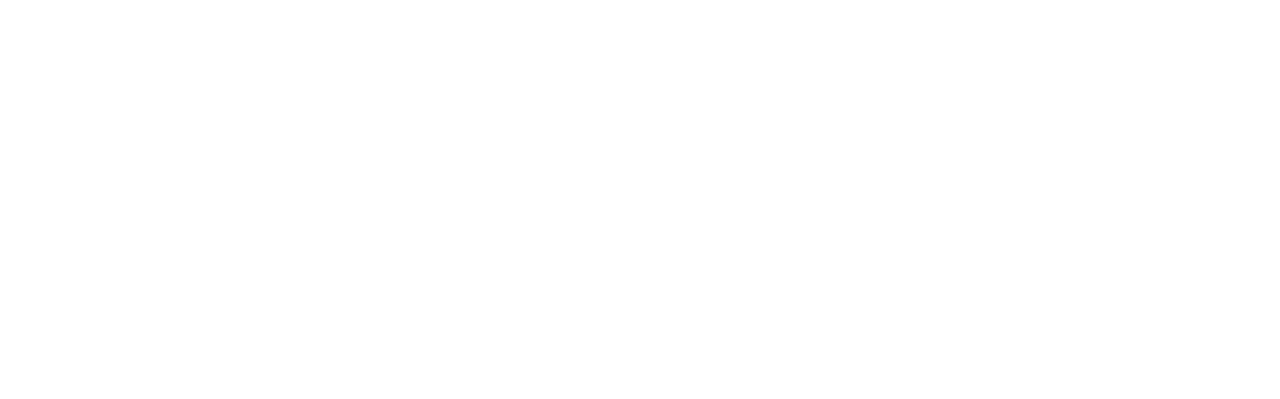
<file: bicicletas/nebula.html>
<!DOCTYPE html>
<html lang="pt-br">

<head>
  <meta charset="UTF-8">
  <meta name="viewport" content="width=device-width, initial-scale=1.0">
  <meta name="description" content="Nebula. ">
  <title>Nebula | Bikcraft</title>
  <link rel="stylesheet" href="../CSS/style.css">


  <link rel="preconnect" href="https://fonts.googleapis.com">
  <link rel="preconnect" href="https://fonts.gstatic.com" crossorigin>
  <link href="https://fonts.googleapis.com/css2?family=Merriweather:ital,opsz,wght@0,18..144,300..900;1,18..144,300..900&family=Poppins:ital,wght@0,100;0,200;0,300;0,400;0,500;0,600;0,700;0,800;0,900;1,100;1,200;1,300;1,400;1,500;1,600;1,700;1,800;1,900&family=Roboto:ital,wght@0,100..900;1,100..900&display=swap" rel="stylesheet">
  <script>document.documentElement.classList.add('js');</script>
</head>

<body id="bicicleta">
  <header class="header-bg">
    <div class="header container">
      <a href="../"><img src="../img/bikcraft.svg" alt="bikcraft">
      </a>
      <nav aria-label="primaria">
        <ul class="header-menu font-1-m cor-0">
          <li><a href="../biciletas.html">Bicicletas</a></li>
          <li><a href="../seguros.html">Seguros</a></li>
          <li><a href="../contato.html">Contato</a></li>
        </ul>
      </nav>
    </div>
  </header>

  <main class="titulo-bg">
    <div>
      <div class="titulo container">
        <p class="font-2-xl cor-5">R$ 3999</p>
        <h1 class="font-1-xxl cor-0">Nebula Cosmic<span class="cor-p1">.</span></h1>
      </div>
    </div>
    <div class="bicicleta container">
      <div class="bicicleta-imagens">
        <img src="../img/bicicleta/nimbus3.jpg" alt="Bicileta 1">
        <img src="../img/bicicleta/nimbus1.jpg" alt="Bicileta 2">
        <img src="../img/bicicleta/nimbus2.jpg" alt="Bicileta 3">
      </div>
      <div class="bicicleta-conteudo">
        <p class="font-2-l cor-5">A Nebula Cosmic é a melhor Bikcraft já criada pela nossa equipe. Ela vem equipada com os melhores acessórios, o que garante maior velocidade.</p>
        <div class="bicicleta-comprar">
          <a class="botao" href="../orcamento.html?tipo=bikcraft&produto=nebula">Comprar Agora</a>
          <span class="font-1-xs cor-6"> <img src="../img/icones/entrega.svg" alt="">entrega em 5 dias</span>
          <span class="font-1-xs cor-6"> <img src="../img/icones/estoque.svg" alt="">18 em estoque</span>
        </div>

        <h2 class="font-1-xs cor-0">Informações</h2>
        <ul class="bicicleta-informacoes">
          <li>
            <img src="../img/icones/eletrica.svg" alt="">
            <h3 class="font-1-m cor-0">Motor Elétrico</h3>
            <p class="font-2-xs cor-5">Permite você viajar distâncias inimaginaveis com a sua bike.</p>
          </li>
          <li>
            <img src="../img/icones/velocidade.svg" alt="">
            <h3 class="font-1-m cor-0">40 km/h</h3>
            <p class="font-2-xs cor-5">A mais rápida bicicleta elétrica disponível hoje no mercado.</p>
          </li>
          <li>
            <img src="../img/icones/rastreador.svg" alt="">
            <h3 class="font-1-m cor-0">Rastreador</h3>
            <p class="font-2-xs cor-5">Rastreador e sistema anti-furto para garantir o seu sossego.</p>
          </li>
          <li>
            <img src="../img/icones/carbono.svg" alt="">
            <h3 class="font-1-m cor-0">Fibra de Carbono</h3>
            <p class="font-2-xs cor-5">Maior proteção possível para a sua Bikcraft com fibra de carbono.</p>
          </li>
        </ul>
        <h2 class="font-1-xs cor-0">Ficha técnica</h2>
        <ul class="bicicleta-ficha font-2-s cor-4">
          <li>Peso <span>9kg</span></li>
          <li>Altura <span>60cm</span></li>
          <li>Largura <span>120cm</span></li>
          <li>Profundidade <span>10cm</span></li>
          <li>Marchas <span>16</span></li>
          <li>Roda <span>29</span></li>
        </ul>
      </div>
    </div>
  </main>
  <article class="bicicletas-lista container">
    <h2 class="font-1-xxl">escolha a sua<span class="cor-p1">.</span></h2>

    <ul>
      <li>
        <a href="./magic.html">
          <img src="../img/bicicletas/magic.jpg" alt="Bicileta preta">
          <h3 class="font-1-xl">Magic Might</h3>
          <span class="font-2-m cor-8">R$ 2499</span>
        </a>
      </li>
      <li>
        <a href="./nimbus.html">
          <img src="../img/bicicletas/nimbus.jpg" alt="Bicileta preta">
          <h3 class="font-1-xl">Nimbus Stark</h3>
          <span class="font-2-m cor-8">R$ 4999</span>
        </a>
      </li>
    </ul>
  </article>

  <article class="seguro-bg">
    <div class="seguro container">
      <div class="seguro-imagem">
        <img src="../img/fotos/seguros.jpg" alt="Pessoa parada em cima de uma bicicleta.">
      </div>
      <div class="seguro-conteudo">
        <h2 class="font-1-xxl cor-0">Pedale mais tranquilo com o nosso <span class="cor-p1">seguro.</span></h2>
        <p class="font-2-l cor-5">Inscreva-se em um dos planos do nosso seguro Bikcraft e aproveite diversos benefícios.</p>
        <a class="botao" href="../seguros.html">Conheça Mais</a>
      </div>
    </div>

  </article>

  <footer class="footer-bg">
    <div class="footer container">
      <img src="../img/bikcraft.svg" alt="Bikcraft">
      <div class="footer-contato">
        <h3 class="font-2-l-b cor-0">Contato</h3>
        <ul class="font-2-m cor-5">
          <li><a href="tel:+5521999999999">+55 21 99999-9999</a></li>
          <li><a href="mailto:contato@bikcraft.com">contato@bikcraft.com</a></li>
          <li>Rua Ali Perto, 42 - Botafogo</li>
          <li>Rio de Janeiro - RJ</li>
        </ul>
        <div class="footer-redes">
          <a href="../">
            <img src="../img/redes/instagram.svg" alt="Instagram">
          </a>
          <a href="../">
            <img src="../img/redes/facebook.svg" alt="Facebook">
          </a>
          <a href="../">
            <img src="../img/redes/youtube.svg" alt="Youtube">
          </a>
        </div>
      </div>
      <div class="footer-informacoes">
        <h3 class="font-2-l-b cor-0">Informações</h3>
        <nav>
          <ul class="font-1-m  cor-5">
            <li><a href="../biciletas.html">Bicicletas</a></li>
            <li><a href="../seguros.html">Seguros</a></li>
            <li><a href="../contato.html">Contato</a></li>
            <li><a href="../termos.html">Termos e Condições</a></li>
          </ul>
        </nav>
      </div>
      <p class="footer-copy font-2-m cor-6">Bikcraft © Alguns direitos reservados.</p>
    </div>
  </footer>
  <script src="../js/script.js"></script>
</body>

</html>
</file>
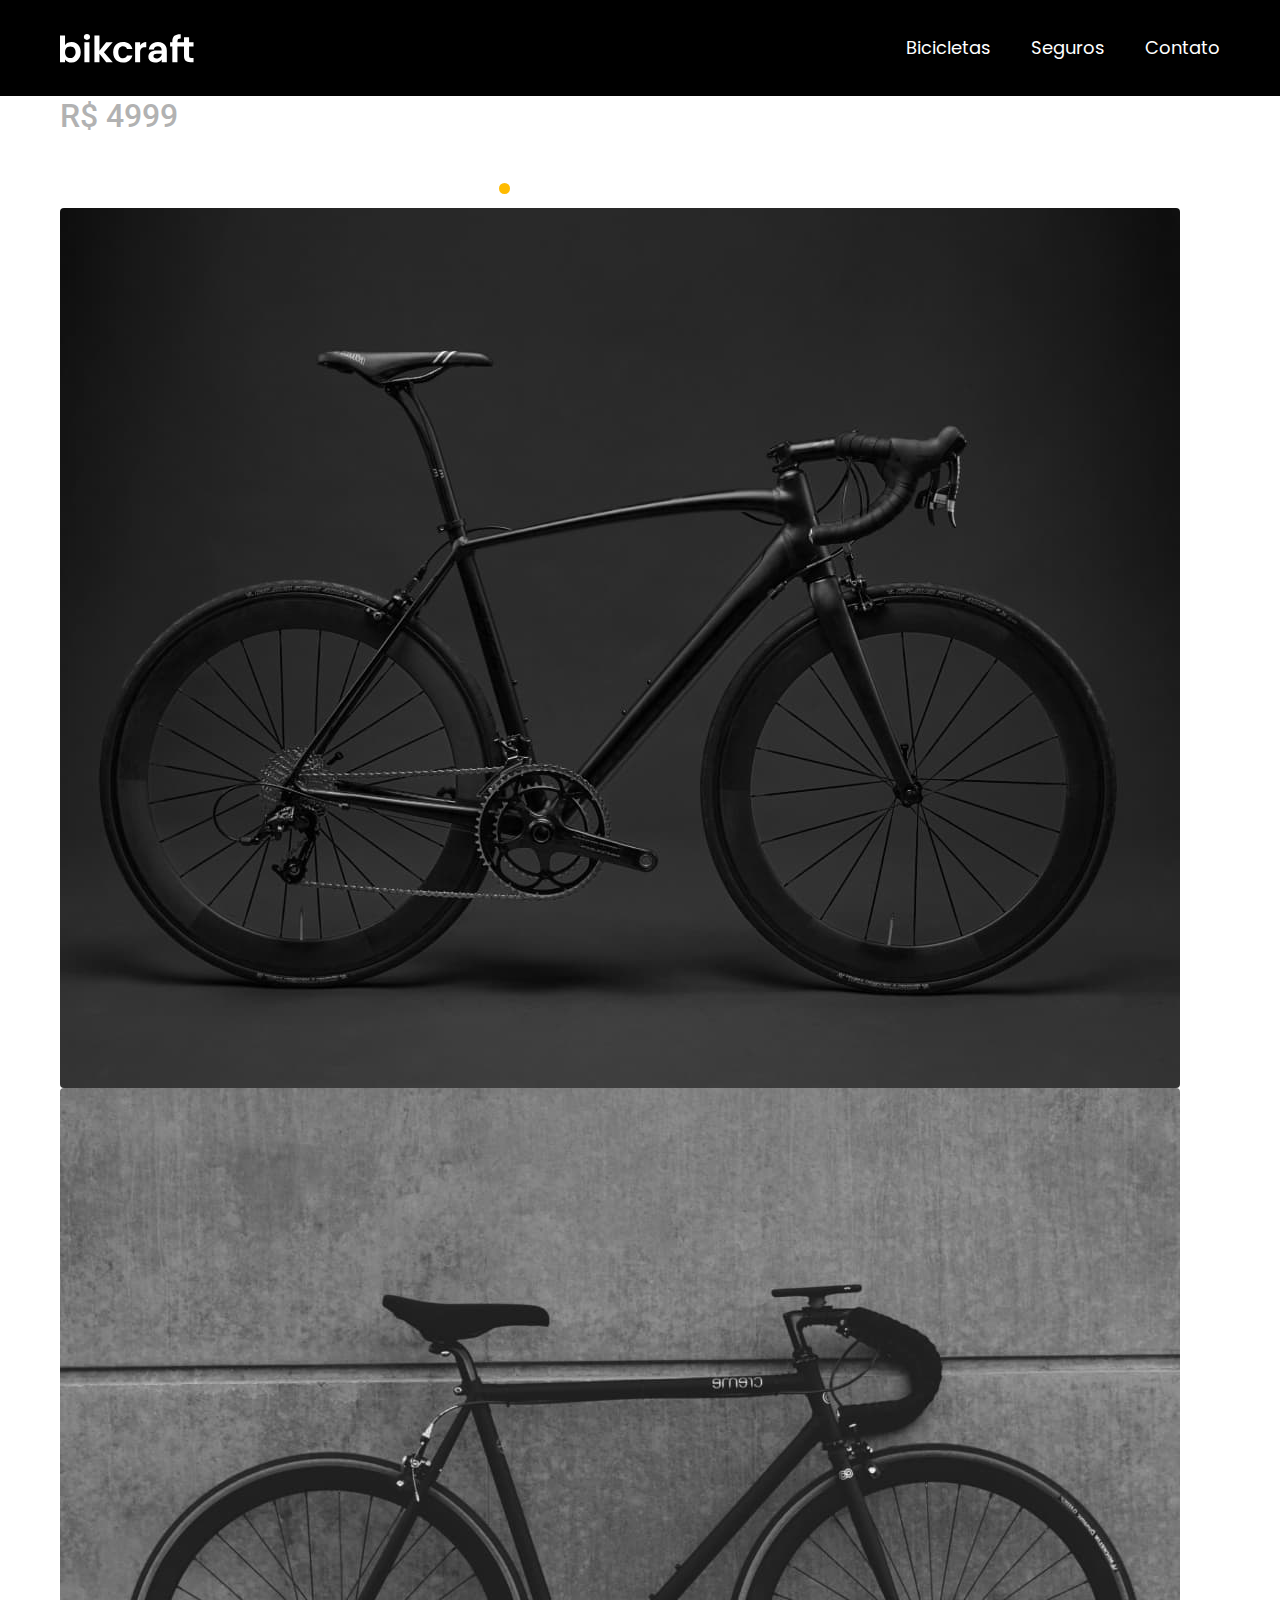
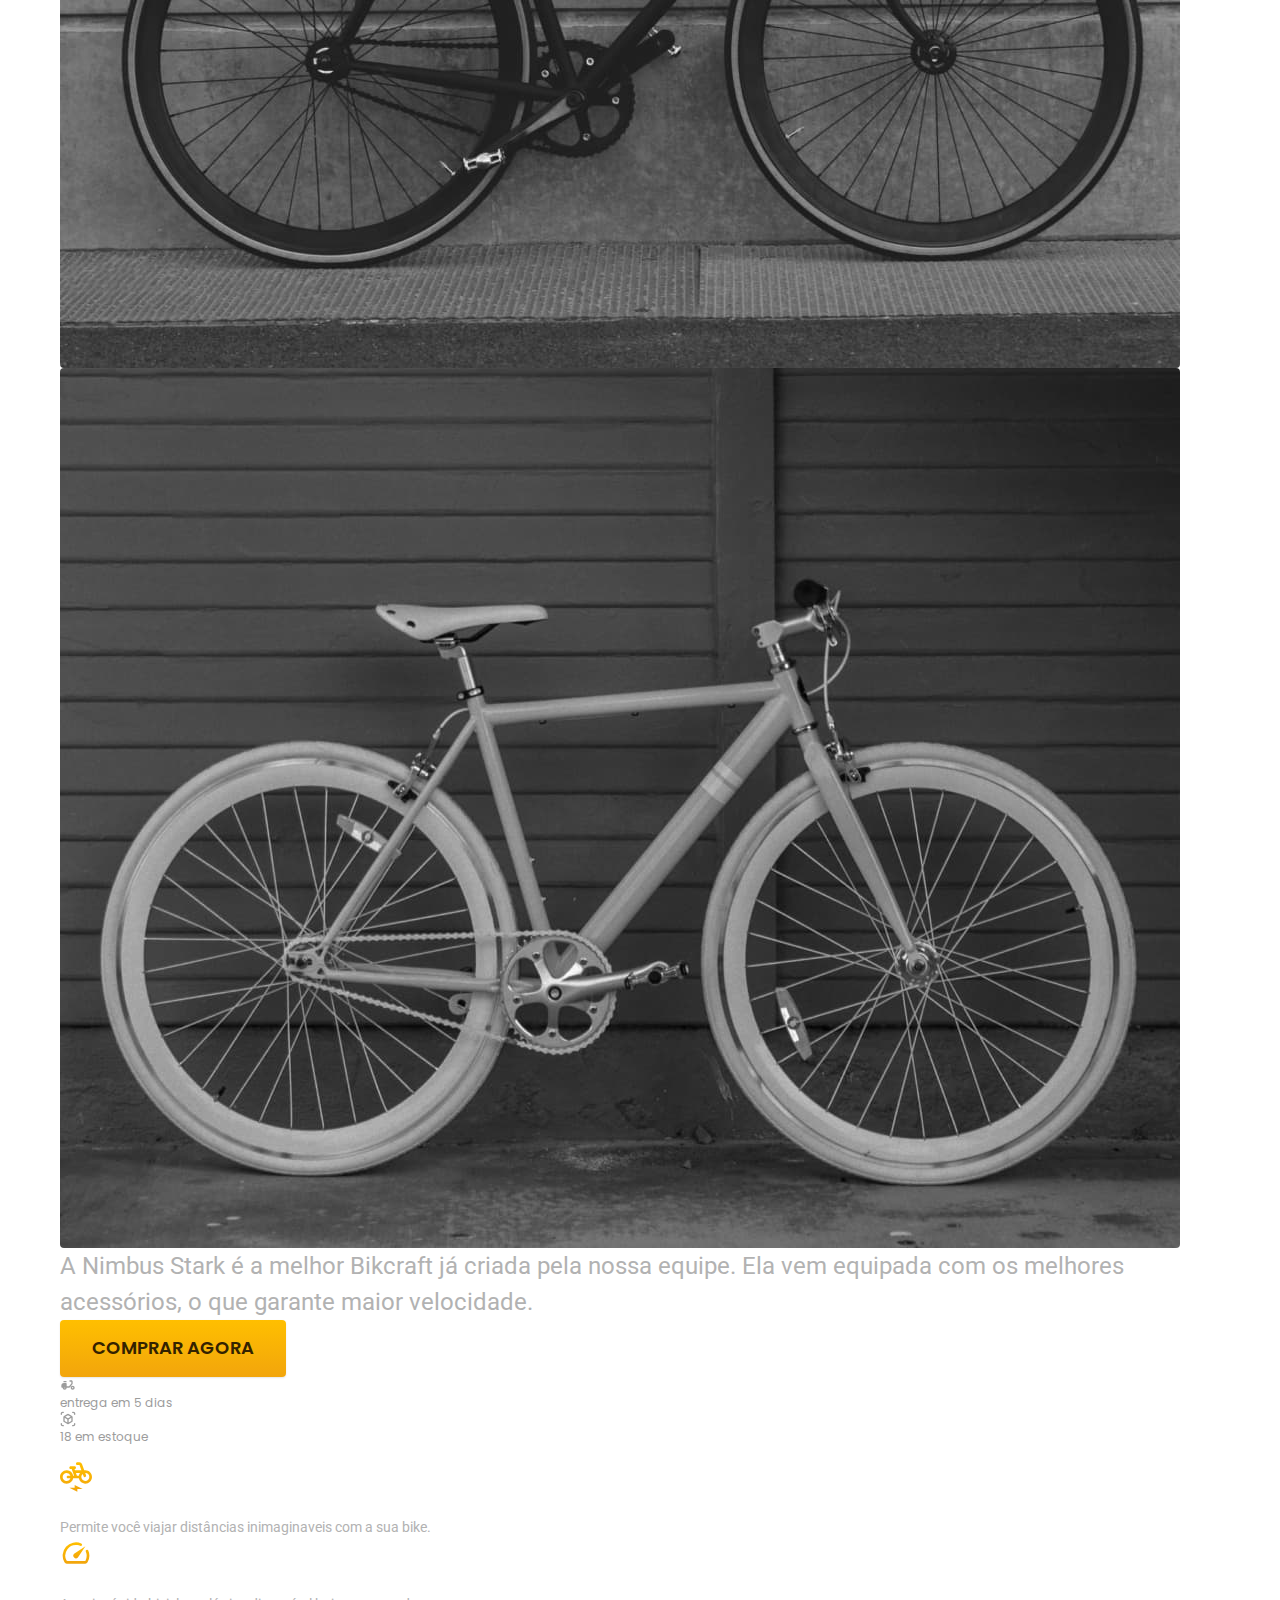
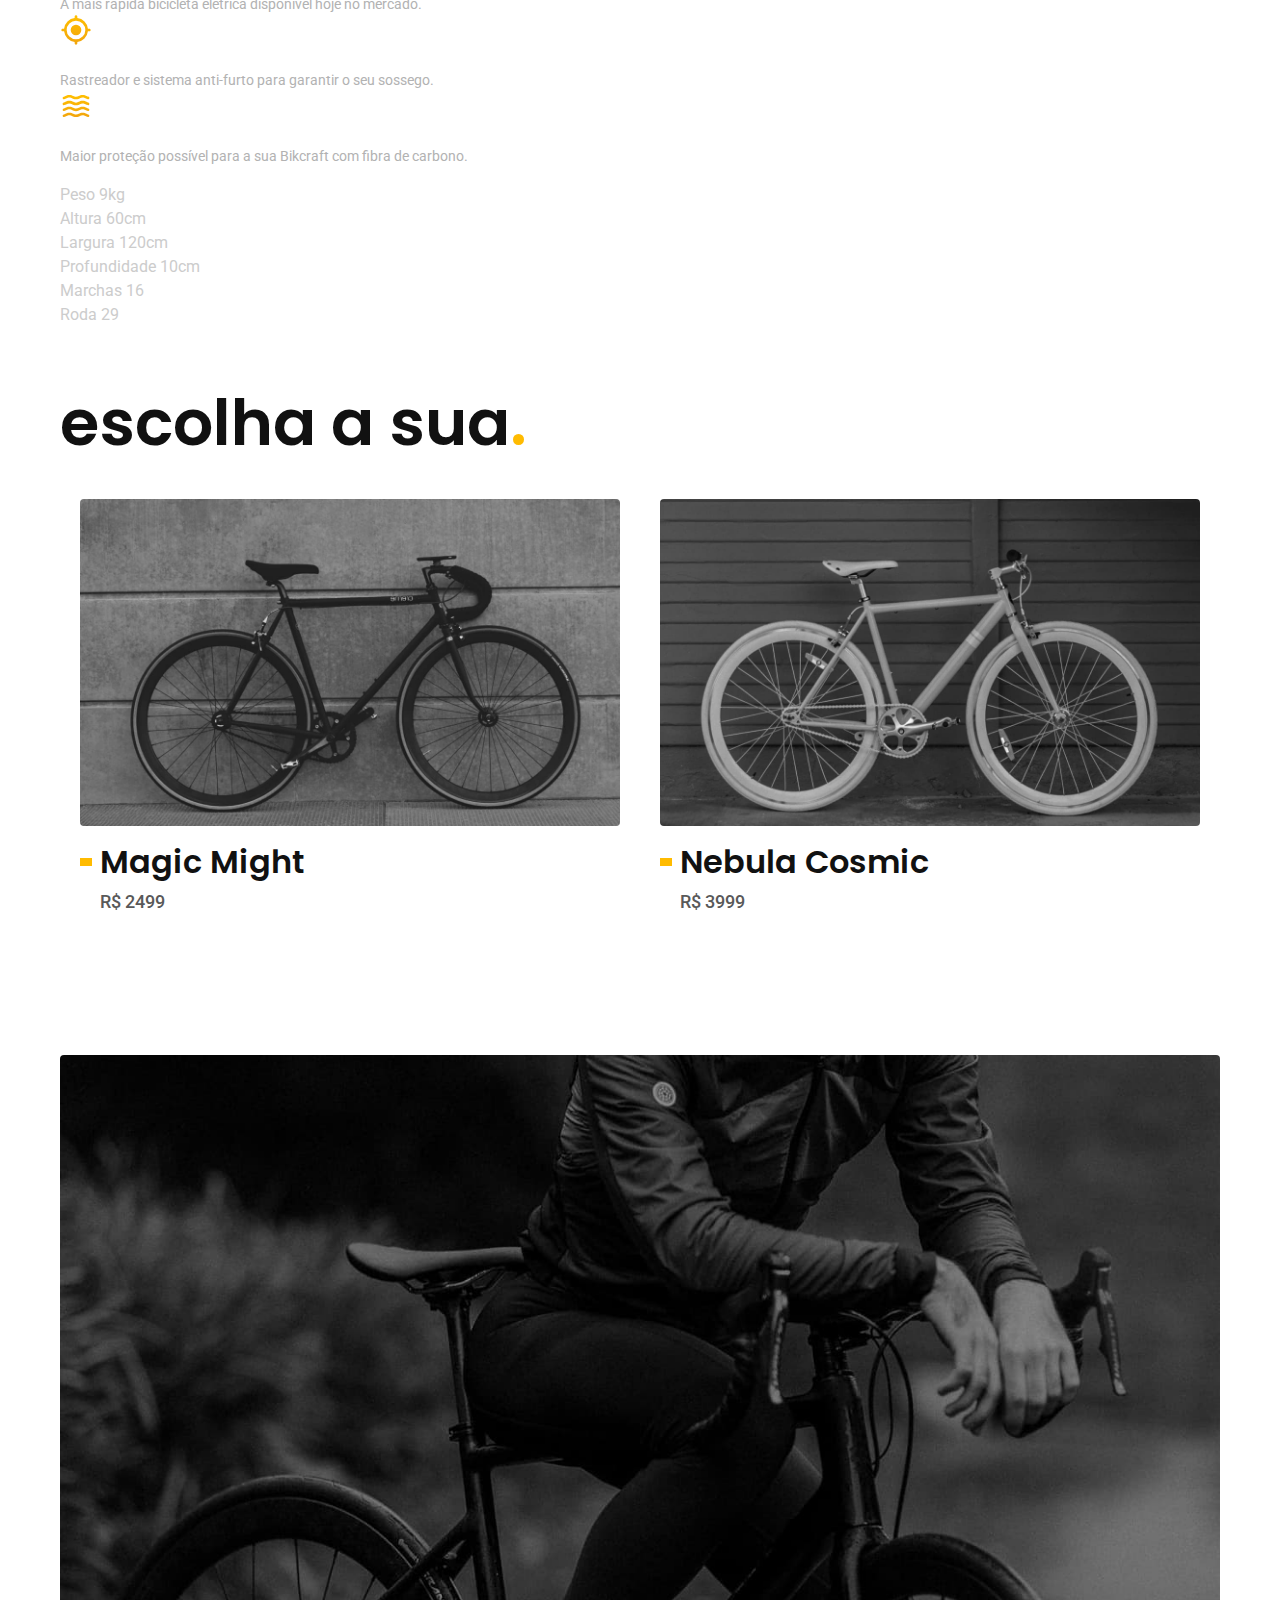
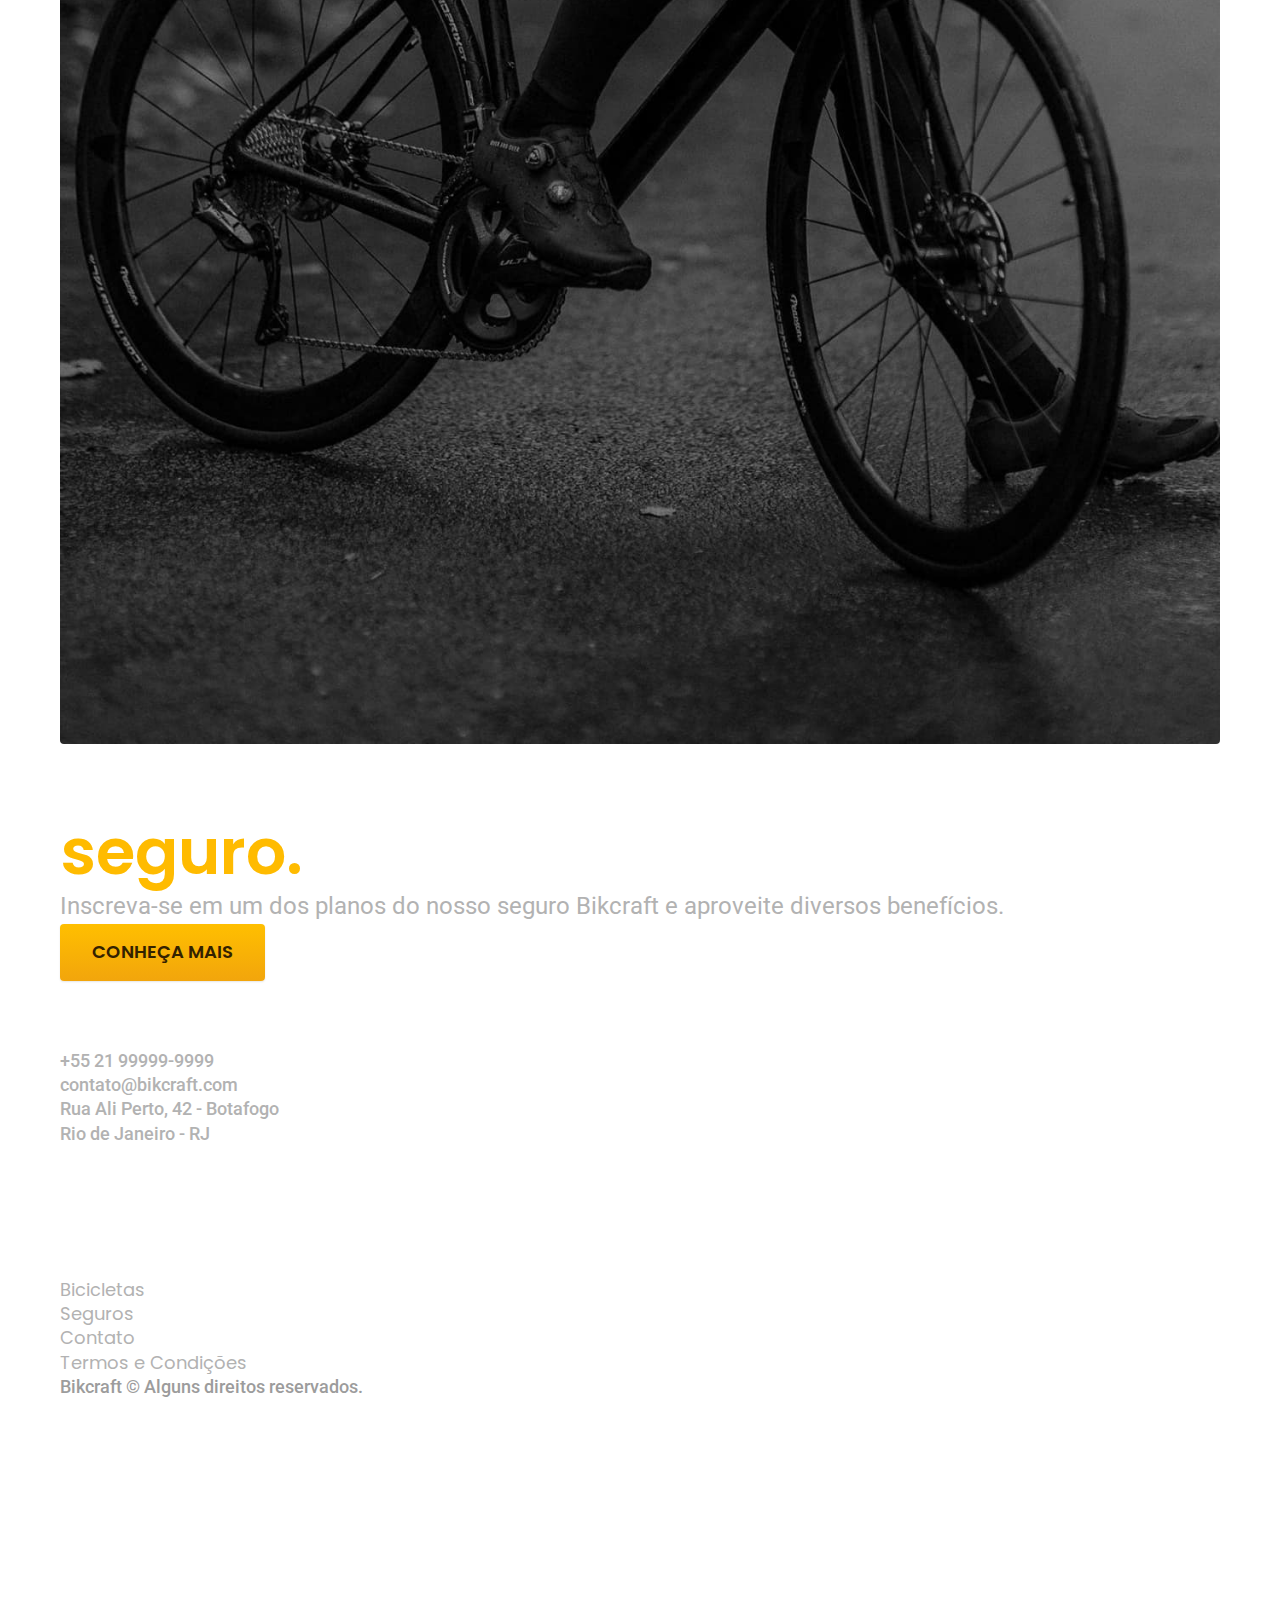
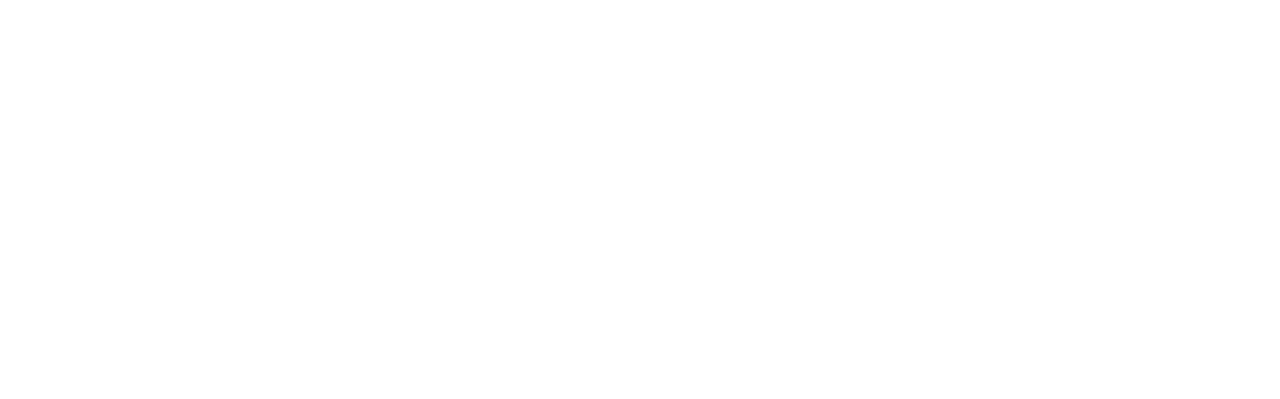
<file: bicicletas/nimbus.html>
<!DOCTYPE html>
<html lang="pt-br">

<head>
  <meta charset="UTF-8">
  <meta name="viewport" content="width=device-width, initial-scale=1.0">
  <meta name="description" content="Nimbus. ">
  <title>Nimbus | Bikcraft</title>
  <link rel="stylesheet" href="../CSS/style.css">


  <link rel="preconnect" href="https://fonts.googleapis.com">
  <link rel="preconnect" href="https://fonts.gstatic.com" crossorigin>
  <link href="https://fonts.googleapis.com/css2?family=Merriweather:ital,opsz,wght@0,18..144,300..900;1,18..144,300..900&family=Poppins:ital,wght@0,100;0,200;0,300;0,400;0,500;0,600;0,700;0,800;0,900;1,100;1,200;1,300;1,400;1,500;1,600;1,700;1,800;1,900&family=Roboto:ital,wght@0,100..900;1,100..900&display=swap" rel="stylesheet">
</head>

<body id="bicicleta">
  <header class="header-bg">
    <div class="header container">
      <a href="../"><img src="../img/bikcraft.svg" alt="bikcraft">
      </a>
      <nav aria-label="primaria">
        <ul class="header-menu font-1-m cor-0">
          <li><a href="../biciletas.html">Bicicletas</a></li>
          <li><a href="../seguros.html">Seguros</a></li>
          <li><a href="../contato.html">Contato</a></li>
        </ul>
      </nav>
    </div>
  </header>

  <main class="titulo-bg">
    <div>
      <div class="titulo container">
        <p class="font-2-xl cor-5">R$ 4999</p>
        <h1 class="font-1-xxl cor-0">Nimbus Stark<span class="cor-p1">.</span></h1>
      </div>
    </div>
    <div class="bicicleta container">
      <div class="bicicleta-imagens">
        <img src="../img/bicicleta/nimbus1.jpg" alt="Bicileta 1">
        <img src="../img/bicicleta/nimbus2.jpg" alt="Bicileta 2">
        <img src="../img/bicicleta/nimbus3.jpg" alt="Bicileta 3">
      </div>
      <div class="bicicleta-conteudo">
        <p class="font-2-l cor-5">A Nimbus Stark é a melhor Bikcraft já criada pela nossa equipe. Ela vem equipada com os melhores acessórios, o que garante maior velocidade.</p>
        <div class="bicicleta-comprar">
          <a class="botao" href="../orcamento.html?tipo=bikcraft&produto=nimbus">Comprar Agora</a>
          <span class="font-1-xs cor-6"> <img src="../img/icones/entrega.svg" alt="">entrega em 5 dias</span>
          <span class="font-1-xs cor-6"> <img src="../img/icones/estoque.svg" alt="">18 em estoque</span>
        </div>

        <h2 class="font-1-xs cor-0">Informações</h2>
        <ul class="bicicleta-informacoes">
          <li>
            <img src="../img/icones/eletrica.svg" alt="">
            <h3 class="font-1-m cor-0">Motor Elétrico</h3>
            <p class="font-2-xs cor-5">Permite você viajar distâncias inimaginaveis com a sua bike.</p>
          </li>
          <li>
            <img src="../img/icones/velocidade.svg" alt="">
            <h3 class="font-1-m cor-0">50 km/h</h3>
            <p class="font-2-xs cor-5">A mais rápida bicicleta elétrica disponível hoje no mercado.</p>
          </li>
          <li>
            <img src="../img/icones/rastreador.svg" alt="">
            <h3 class="font-1-m cor-0">Rastreador</h3>
            <p class="font-2-xs cor-5">Rastreador e sistema anti-furto para garantir o seu sossego.</p>
          </li>
          <li>
            <img src="../img/icones/carbono.svg" alt="">
            <h3 class="font-1-m cor-0">Fibra de Carbono</h3>
            <p class="font-2-xs cor-5">Maior proteção possível para a sua Bikcraft com fibra de carbono.</p>
          </li>
        </ul>
        <h2 class="font-1-xs cor-0">Ficha técnica</h2>
        <ul class="bicicleta-ficha font-2-s cor-4">
          <li>Peso <span>9kg</span></li>
          <li>Altura <span>60cm</span></li>
          <li>Largura <span>120cm</span></li>
          <li>Profundidade <span>10cm</span></li>
          <li>Marchas <span>16</span></li>
          <li>Roda <span>29</span></li>
        </ul>
      </div>
    </div>
  </main>
  <article class="bicicletas-lista container">
    <h2 class="font-1-xxl">escolha a sua<span class="cor-p1">.</span></h2>

    <ul>
      <li>
        <a href="./magic.html">
          <img src="../img/bicicletas/magic.jpg" alt="Bicileta preta">
          <h3 class="font-1-xl">Magic Might</h3>
          <span class="font-2-m cor-8">R$ 2499</span>
        </a>
      </li>
      <li>
        <a href="./nebula.html">
          <img src="../img/bicicletas/nebula.jpg" alt="Bicileta preta">
          <h3 class="font-1-xl">Nebula Cosmic</h3>
          <span class="font-2-m cor-8">R$ 3999</span>
        </a>
      </li>
    </ul>
  </article>

  <article class="seguro-bg">
    <div class="seguro container">
      <div class="seguro-imagem">
        <img src="../img/fotos/seguros.jpg" alt="Pessoa parada em cima de uma bicicleta.">
      </div>
      <div class="seguro-conteudo">
        <h2 class="font-1-xxl cor-0">Pedale mais tranquilo com o nosso <span class="cor-p1">seguro.</span></h2>
        <p class="font-2-l cor-5">Inscreva-se em um dos planos do nosso seguro Bikcraft e aproveite diversos benefícios.</p>
        <a class="botao" href="../seguros.html">Conheça Mais</a>
      </div>
    </div>

  </article>

  <footer class="footer-bg">
    <div class="footer container">
      <img src="../img/bikcraft.svg" alt="Bikcraft">
      <div class="footer-contato">
        <h3 class="font-2-l-b cor-0">Contato</h3>
        <ul class="font-2-m cor-5">
          <li><a href="tel:+5521999999999">+55 21 99999-9999</a></li>
          <li><a href="mailto:contato@bikcraft.com">contato@bikcraft.com</a></li>
          <li>Rua Ali Perto, 42 - Botafogo</li>
          <li>Rio de Janeiro - RJ</li>
        </ul>
        <div class="footer-redes">
          <a href="../">
            <img src="../img/redes/instagram.svg" alt="Instagram">
          </a>
          <a href="../">
            <img src="../img/redes/facebook.svg" alt="Facebook">
          </a>
          <a href="../">
            <img src="../img/redes/youtube.svg" alt="Youtube">
          </a>
        </div>
      </div>
      <div class="footer-informacoes">
        <h3 class="font-2-l-b cor-0">Informações</h3>
        <nav>
          <ul class="font-1-m  cor-5">
            <li><a href="../biciletas.html">Bicicletas</a></li>
            <li><a href="../seguros.html">Seguros</a></li>
            <li><a href="../contato.html">Contato</a></li>
            <li><a href="../termos.html">Termos e Condições</a></li>
          </ul>
        </nav>
      </div>
      <p class="footer-copy font-2-m cor-6">Bikcraft © Alguns direitos reservados.</p>
    </div>
  </footer>
  <script src="../js/script.js"></script>
</body>

</html>
</file>
<file: CSS/style.css>
@import "./global/global.css";
@import "./utilidades/tipografia.css";
@import "./utilidades/cores.css";

@import "./global/header.css";

/* Utilidades */
@import "./utilidades/componentes.css";

/* Home */
@import "./home/introducao.css";

/* Bicicletas */
@import "./bicicletas/bicicletas-lista.css";
</file>
